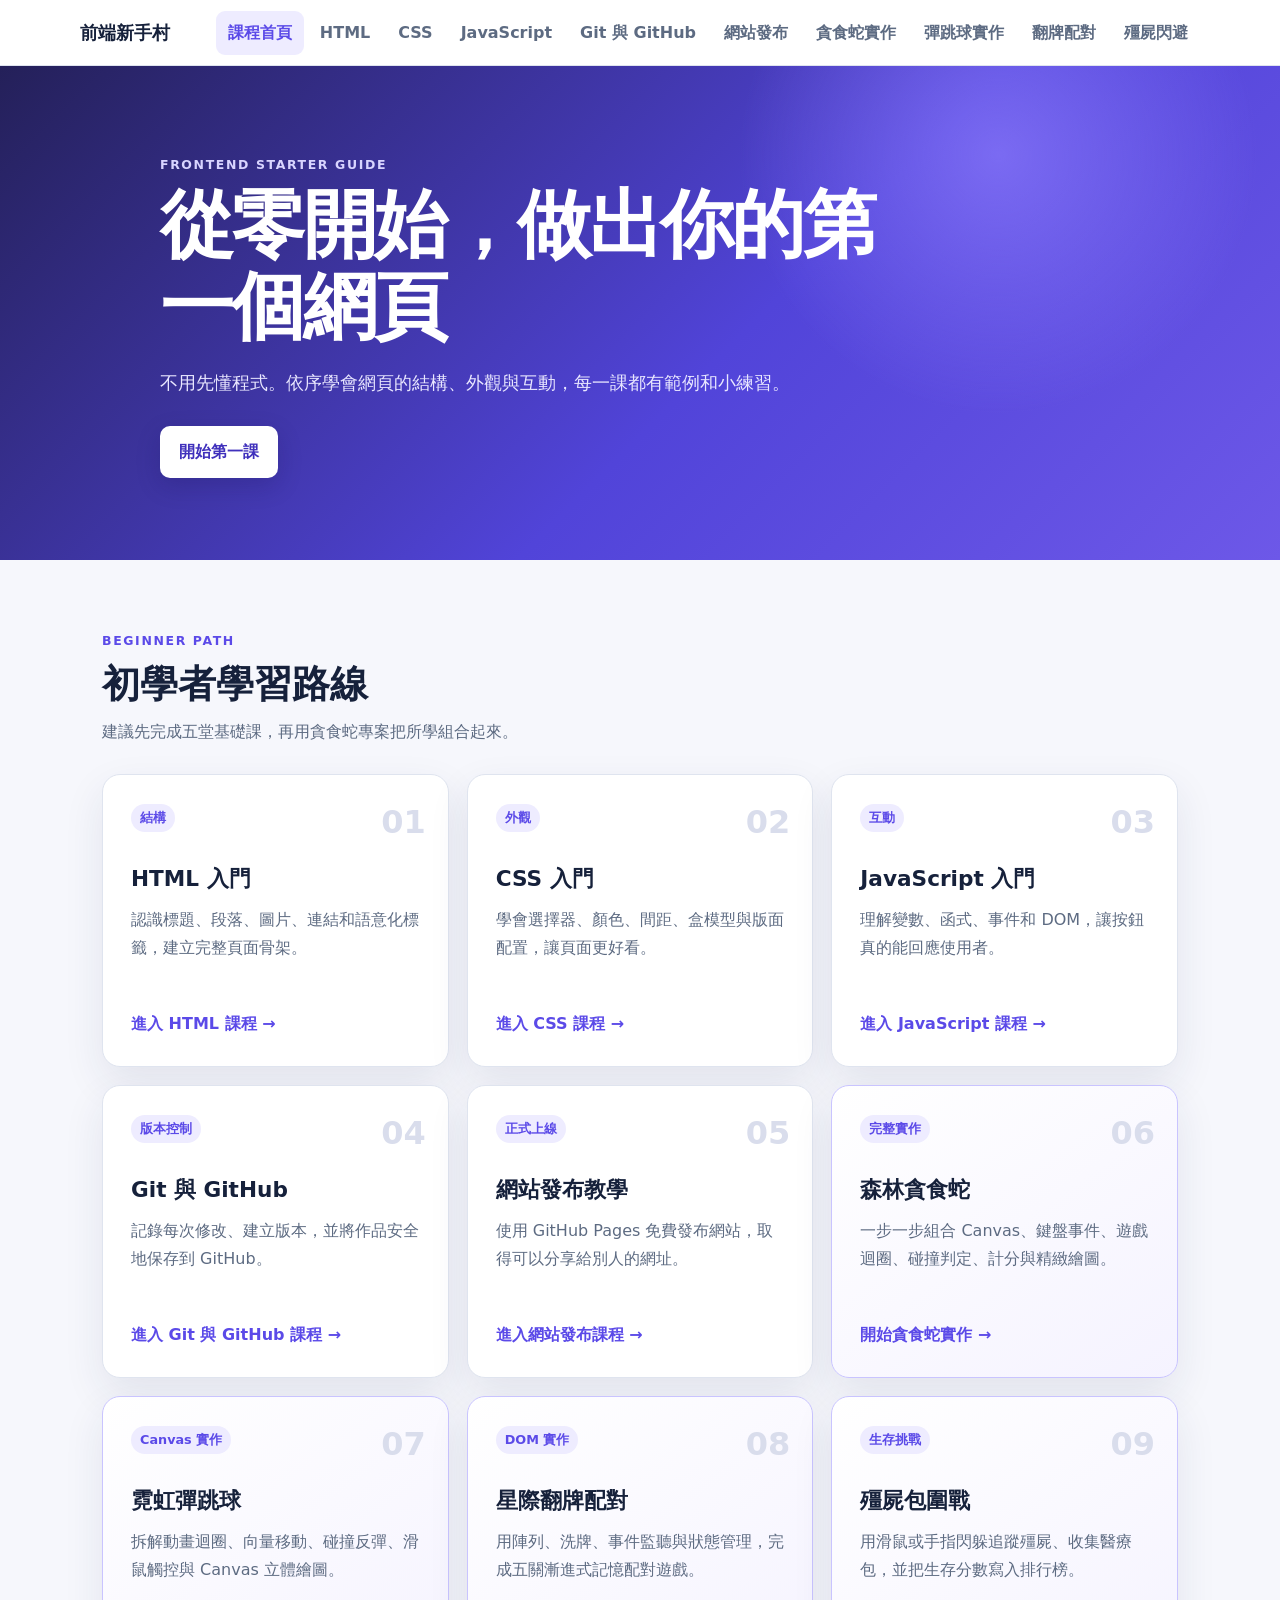
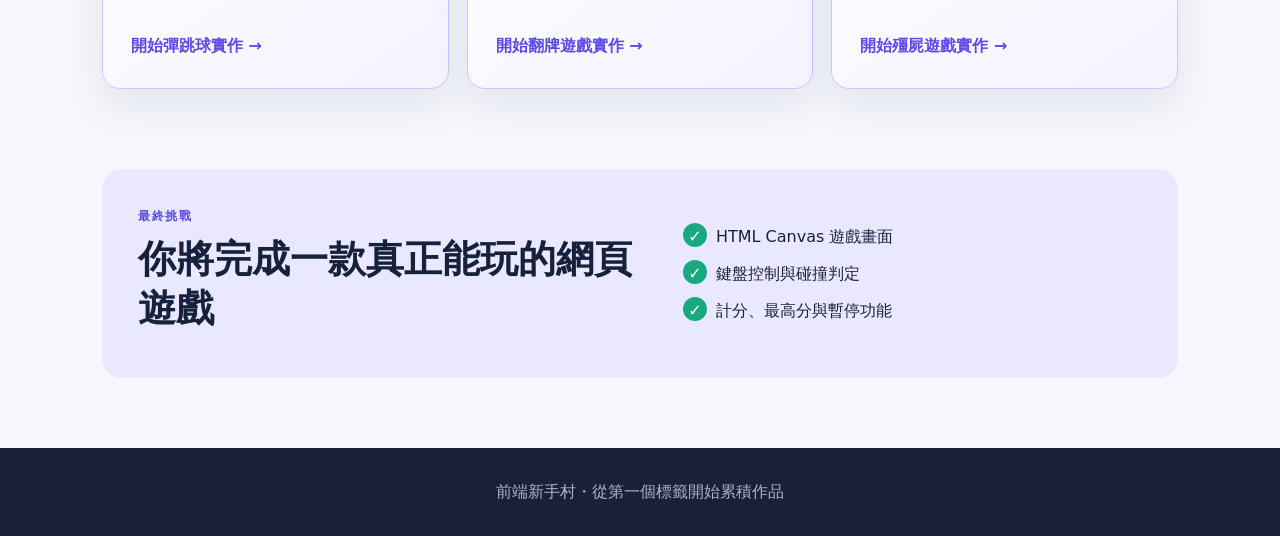
<file: index.html>
<!doctype html>
<html lang="zh-Hant-TW">
<head>
  <meta charset="utf-8">
  <meta name="viewport" content="width=device-width,initial-scale=1">
  <meta name="description" content="給網頁開發初學者的 HTML、CSS 與 JavaScript 入門課程。">
  <title>前端新手村｜初學者課程</title>
  <link rel="stylesheet" href="styles.css">
</head>
<body class="home-page">
  <header class="site-header">
    <a class="brand" href="index.html">前端新手村</a>
    <button class="menu-button" type="button" aria-expanded="false" aria-controls="site-nav">選單</button>
    <nav id="site-nav" class="site-nav" aria-label="主要導覽">
      <a aria-current="page" href="index.html">課程首頁</a>
      <a href="beginner-html.html">HTML</a>
      <a href="beginner-css.html">CSS</a>
      <a href="beginner-javascript.html">JavaScript</a>
      <a href="beginner-git.html">Git 與 GitHub</a>
      <a href="beginner-deploy.html">網站發布</a>
      <a href="beginner-snake.html">貪食蛇實作</a>
      <a href="beginner-bouncing-ball.html">彈跳球實作</a>
      <a href="beginner-card.html">翻牌配對</a>
      <a href="beginner-zombie.html">殭屍閃避</a>
    </nav>
  </header>

  <main>
    <section class="hero">
      <div class="hero-inner">
        <p class="eyebrow">Frontend Starter Guide</p>
        <h1>從零開始，做出你的第一個網頁</h1>
        <p>不用先懂程式。依序學會網頁的結構、外觀與互動，每一課都有範例和小練習。</p>
        <a class="button" href="beginner-html.html">開始第一課</a>
      </div>
    </section>

    <section class="section" aria-labelledby="course-title">
      <div class="section-heading">
        <p class="eyebrow">Beginner Path</p>
        <h2 id="course-title">初學者學習路線</h2>
        <p>建議先完成五堂基礎課，再用貪食蛇專案把所學組合起來。</p>
      </div>
      <div class="course-grid">
        <article class="course-card">
          <span class="number">01</span><p class="tag">結構</p>
          <h3>HTML 入門</h3>
          <p>認識標題、段落、圖片、連結和語意化標籤，建立完整頁面骨架。</p>
          <a class="text-link" href="beginner-html.html">進入 HTML 課程 <span aria-hidden="true">→</span></a>
        </article>
        <article class="course-card">
          <span class="number">02</span><p class="tag">外觀</p>
          <h3>CSS 入門</h3>
          <p>學會選擇器、顏色、間距、盒模型與版面配置，讓頁面更好看。</p>
          <a class="text-link" href="beginner-css.html">進入 CSS 課程 <span aria-hidden="true">→</span></a>
        </article>
        <article class="course-card">
          <span class="number">03</span><p class="tag">互動</p>
          <h3>JavaScript 入門</h3>
          <p>理解變數、函式、事件和 DOM，讓按鈕真的能回應使用者。</p>
          <a class="text-link" href="beginner-javascript.html">進入 JavaScript 課程 <span aria-hidden="true">→</span></a>
        </article>
        <article class="course-card">
          <span class="number">04</span><p class="tag">版本控制</p>
          <h3>Git 與 GitHub</h3>
          <p>記錄每次修改、建立版本，並將作品安全地保存到 GitHub。</p>
          <a class="text-link" href="beginner-git.html">進入 Git 與 GitHub 課程 <span aria-hidden="true">→</span></a>
        </article>
        <article class="course-card">
          <span class="number">05</span><p class="tag">正式上線</p>
          <h3>網站發布教學</h3>
          <p>使用 GitHub Pages 免費發布網站，取得可以分享給別人的網址。</p>
          <a class="text-link" href="beginner-deploy.html">進入網站發布課程 <span aria-hidden="true">→</span></a>
        </article>
        <article class="course-card project-card">
          <span class="number">06</span><p class="tag">完整實作</p>
          <h3>森林貪食蛇</h3>
          <p>一步一步組合 Canvas、鍵盤事件、遊戲迴圈、碰撞判定、計分與精緻繪圖。</p>
          <a class="text-link" href="beginner-snake.html">開始貪食蛇實作 <span aria-hidden="true">→</span></a>
        </article>
        <article class="course-card project-card">
          <span class="number">07</span><p class="tag">Canvas 實作</p>
          <h3>霓虹彈跳球</h3>
          <p>拆解動畫迴圈、向量移動、碰撞反彈、滑鼠觸控與 Canvas 立體繪圖。</p>
          <a class="text-link" href="beginner-bouncing-ball.html">開始彈跳球實作 <span aria-hidden="true">→</span></a>
        </article>
        <article class="course-card project-card">
          <span class="number">08</span><p class="tag">DOM 實作</p>
          <h3>星際翻牌配對</h3>
          <p>用陣列、洗牌、事件監聽與狀態管理，完成五關漸進式記憶配對遊戲。</p>
          <a class="text-link" href="beginner-card.html">開始翻牌遊戲實作 <span aria-hidden="true">→</span></a>
        </article>
        <article class="course-card project-card">
          <span class="number">09</span><p class="tag">生存挑戰</p>
          <h3>殭屍包圍戰</h3>
          <p>用滑鼠或手指閃躲追蹤殭屍、收集醫療包，並把生存分數寫入排行榜。</p>
          <a class="text-link" href="beginner-zombie.html">開始殭屍遊戲實作 <span aria-hidden="true">→</span></a>
        </article>
      </div>
    </section>

    <section class="section compact">
      <div class="panel">
        <div><p class="eyebrow">最終挑戰</p><h2>你將完成一款真正能玩的網頁遊戲</h2></div>
        <ul class="check-list"><li>HTML Canvas 遊戲畫面</li><li>鍵盤控制與碰撞判定</li><li>計分、最高分與暫停功能</li></ul>
      </div>
    </section>
  </main>
  <footer>前端新手村・從第一個標籤開始累積作品</footer>
  <script src="script.js"></script>
</body>
</html>
</file>
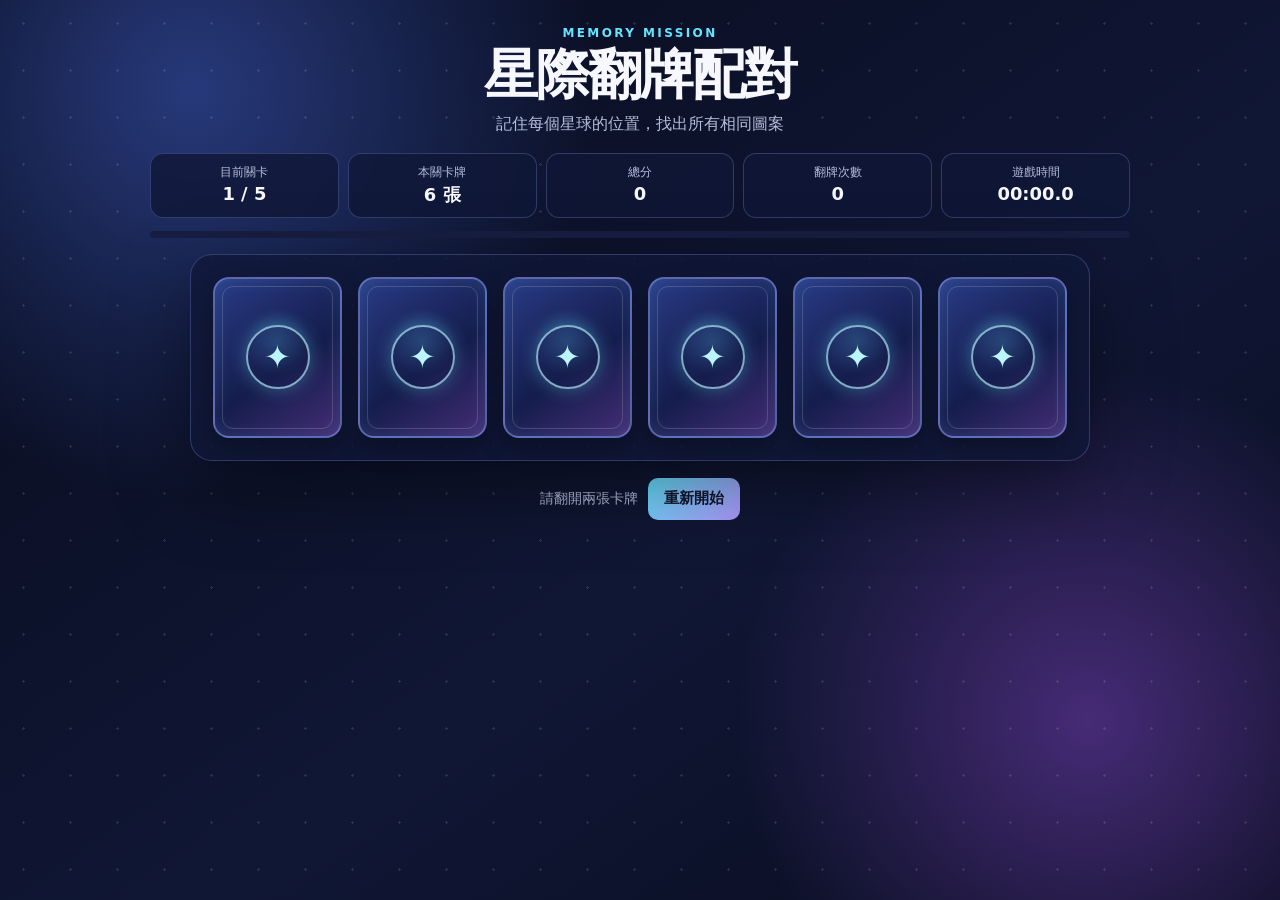
<file: card/index.html>
<!doctype html>
<html lang="zh-Hant-TW">
<head>
  <meta charset="utf-8">
  <meta name="viewport" content="width=device-width,initial-scale=1">
  <meta name="description" content="共五個關卡的星際翻牌記憶配對遊戲。">
  <title>星際翻牌配對</title>
  <style>
    :root{--ink:#f7f8ff;--muted:#b4bddb;--panel:rgba(17,24,55,.82);--line:rgba(136,156,232,.28);--cyan:#65e4ff;--violet:#9577ff;--gold:#ffd166}
    *{box-sizing:border-box}
    body{min-height:100vh;margin:0;padding:26px 16px;color:var(--ink);background:radial-gradient(circle at 15% 10%,#27397b 0,transparent 30%),radial-gradient(circle at 85% 80%,#462b76 0,transparent 27%),linear-gradient(145deg,#070b1b,#101735 58%,#080c1d);font-family:"Microsoft JhengHei",system-ui,sans-serif;text-align:center;overflow-x:hidden}
    body::before{content:"";position:fixed;inset:0;pointer-events:none;background-image:radial-gradient(circle,#fff 0 1px,transparent 1.3px);background-size:47px 47px;opacity:.12}
    main{position:relative;width:min(100%,980px);margin:auto}
    .eyebrow{margin:0 0 4px;color:var(--cyan);font-size:.75rem;font-weight:900;letter-spacing:.2em;text-transform:uppercase}
    h1{margin:0;font-size:clamp(2rem,7vw,3.4rem);line-height:1.15;letter-spacing:-.035em}
    .subtitle{margin:7px 0 18px;color:var(--muted)}
    .hud{display:grid;grid-template-columns:repeat(5,1fr);gap:9px;margin-bottom:13px}
    .stat{padding:10px 12px;background:var(--panel);border:1px solid var(--line);border-radius:13px;backdrop-filter:blur(9px)}
    .stat span{display:block;color:var(--muted);font-size:.75rem}.stat strong{display:block;margin-top:2px;font-size:1.12rem}
    .progress{height:7px;margin-bottom:16px;background:#171e42;border-radius:99px;overflow:hidden}.progress span{display:block;width:20%;height:100%;background:linear-gradient(90deg,var(--cyan),var(--violet));border-radius:inherit;transition:width .4s ease}
    .board{display:grid;grid-template-columns:repeat(auto-fit,minmax(92px,1fr));gap:clamp(9px,1.8vw,16px);width:min(100%,900px);margin:auto;padding:clamp(14px,2.5vw,22px);background:var(--panel);border:1px solid var(--line);border-radius:22px;box-shadow:0 25px 80px rgba(0,0,0,.42);perspective:1000px}
    .card{position:relative;aspect-ratio:4/5;min-width:0;padding:0;background:none;border:0;border-radius:16px;cursor:pointer;perspective:900px;-webkit-tap-highlight-color:transparent}
    .card-inner{position:absolute;inset:0;transform-style:preserve-3d;transition:transform .48s cubic-bezier(.2,.75,.3,1)}
    .card.flipped .card-inner,.card.matched .card-inner{transform:rotateY(180deg)}
    .card-face{position:absolute;inset:0;display:grid;place-items:center;border-radius:16px;backface-visibility:hidden;-webkit-backface-visibility:hidden;overflow:hidden}
    .card-back{background:radial-gradient(circle at 50% 40%,rgba(101,228,255,.18),transparent 29%),linear-gradient(145deg,#293b85,#151d4d 56%,#442d75);border:2px solid rgba(151,169,255,.5);box-shadow:0 10px 24px rgba(0,0,0,.3),inset 0 0 18px rgba(105,220,255,.12)}
    .card-back::before{content:"✦";display:grid;place-items:center;width:48%;aspect-ratio:1;color:#bbf6ff;border:2px solid rgba(187,246,255,.65);border-radius:50%;font-size:clamp(1.2rem,4vw,2rem);box-shadow:0 0 18px rgba(101,228,255,.35)}
    .card-back::after{content:"";position:absolute;inset:7px;border:1px solid rgba(255,255,255,.16);border-radius:11px}
    .card-front{transform:rotateY(180deg);background:radial-gradient(circle at 45% 32%,#fff 0,rgba(255,255,255,.25) 8%,transparent 32%),linear-gradient(145deg,hsl(var(--hue),88%,65%),hsl(var(--hue),72%,38%));border:2px solid rgba(255,255,255,.72);box-shadow:inset 0 0 25px rgba(255,255,255,.23)}
    .symbol{filter:drop-shadow(0 5px 7px rgba(0,0,0,.3));font-size:clamp(2rem,7vw,4rem);line-height:1;transform:translateY(-2px)}
    .card:hover:not(.matched) .card-inner{translate:0 -3px}.card:focus-visible{outline:3px solid var(--gold);outline-offset:4px}.card.matched{cursor:default}.card.matched .card-front{animation:matched .55s ease}.card.matched::after{content:"✓";position:absolute;z-index:3;top:7px;right:7px;display:grid;place-items:center;width:25px;height:25px;color:#183525;background:#9ff6b8;border-radius:50%;font-weight:900;transform:rotateY(180deg)}
    .actions{display:flex;justify-content:center;align-items:center;flex-wrap:wrap;gap:10px;margin-top:17px}.hint{margin:0;color:var(--muted);font-size:.9rem}.action-button{min-height:42px;padding:9px 16px;color:#121831;background:linear-gradient(135deg,var(--cyan),#b098ff);border:0;border-radius:10px;font:900 .95rem "Microsoft JhengHei",system-ui,sans-serif;cursor:pointer}.action-button:hover{filter:brightness(1.08)}
    .overlay{position:fixed;z-index:20;inset:0;display:grid;place-items:center;padding:18px;background:rgba(4,7,19,.74);backdrop-filter:blur(8px)}.overlay[hidden]{display:none}.dialog{width:min(100%,430px);padding:30px;background:linear-gradient(145deg,#172252,#241a4e);border:1px solid #5e70be;border-radius:22px;box-shadow:0 25px 90px rgba(0,0,0,.55)}.dialog .icon{font-size:3rem}.dialog h2{margin:7px 0;font-size:1.8rem}.dialog p{margin:0 0 20px;color:var(--muted)}
    .ranking-form{display:grid;gap:10px}.ranking-form[hidden],.ranking-view[hidden]{display:none}.ranking-form label{color:var(--muted);font-size:.9rem}.ranking-form input{width:100%;height:45px;padding:0 13px;color:var(--ink);background:#0c1230;border:1px solid #6170b2;border-radius:10px;font:inherit}.ranking{margin:12px 0 17px;padding:0;list-style:none;text-align:left}.ranking li{display:grid;grid-template-columns:38px 1fr auto;gap:8px;padding:8px 4px;border-bottom:1px solid rgba(145,158,219,.2)}.ranking .rank{color:var(--gold);font-weight:900}.ranking .time{color:#aaf5ff;font-weight:900}.ranking-note{font-size:.86rem}
    @keyframes matched{50%{transform:rotateY(180deg) scale(1.08);filter:brightness(1.3)}}
    @media(max-width:680px){body{padding:20px 10px}.hud{grid-template-columns:repeat(2,1fr)}.board{grid-template-columns:repeat(4,minmax(0,1fr));padding:11px;border-radius:16px}.card-face{border-radius:12px}.symbol{font-size:clamp(1.8rem,10vw,3rem)}}
    @media(max-width:430px){.board{grid-template-columns:repeat(3,minmax(0,1fr));gap:8px}.subtitle{font-size:.9rem}.stat{padding:7px}.card-back::before{font-size:1.2rem}.actions{align-items:stretch}.hint{width:100%}}
    @media(prefers-reduced-motion:reduce){.card-inner{transition:none}.card.matched .card-front{animation:none}.progress span{transition:none}}
  </style>
</head>
<body>
  <main>
    <p class="eyebrow">Memory Mission</p>
    <h1>星際翻牌配對</h1>
    <p class="subtitle">記住每個星球的位置，找出所有相同圖案</p>
    <section class="hud" aria-label="遊戲資訊">
      <div class="stat"><span>目前關卡</span><strong id="level">1 / 5</strong></div>
      <div class="stat"><span>本關卡牌</span><strong id="card-count">6 張</strong></div>
      <div class="stat"><span>總分</span><strong id="score">0</strong></div>
      <div class="stat"><span>翻牌次數</span><strong id="moves">0</strong></div>
      <div class="stat"><span>遊戲時間</span><strong id="timer">00:00.0</strong></div>
    </section>
    <div class="progress" aria-label="關卡進度"><span id="progress-bar"></span></div>
    <section id="board" class="board" aria-label="翻牌遊戲區"></section>
    <div class="actions"><p id="status" class="hint" aria-live="polite">請翻開兩張卡牌</p><button id="restart" class="action-button" type="button">重新開始</button></div>
  </main>

  <section id="overlay" class="overlay" hidden>
    <div class="dialog" role="dialog" aria-modal="true" aria-labelledby="result-title">
      <div id="result-icon" class="icon">🚀</div>
      <h2 id="result-title">關卡完成！</h2>
      <p id="result-message"></p>
      <button id="next-level" class="action-button" type="button">進入下一關</button>
      <form id="ranking-form" class="ranking-form" hidden>
        <label for="player-name">輸入名字，登記完成時間</label>
        <input id="player-name" name="playerName" maxlength="12" autocomplete="nickname" placeholder="玩家名字" required>
        <button class="action-button" type="submit">加入排行榜</button>
      </form>
      <div id="ranking-view" class="ranking-view" hidden>
        <p class="ranking-note">完成時間越少，排名越前面。排行榜保存在這台裝置。</p>
        <ol id="ranking" class="ranking"></ol>
        <button id="play-again" class="action-button" type="button">重新挑戰五關</button>
      </div>
    </div>
  </section>
  <script src="content.js"></script>
</body>
</html>
</file>
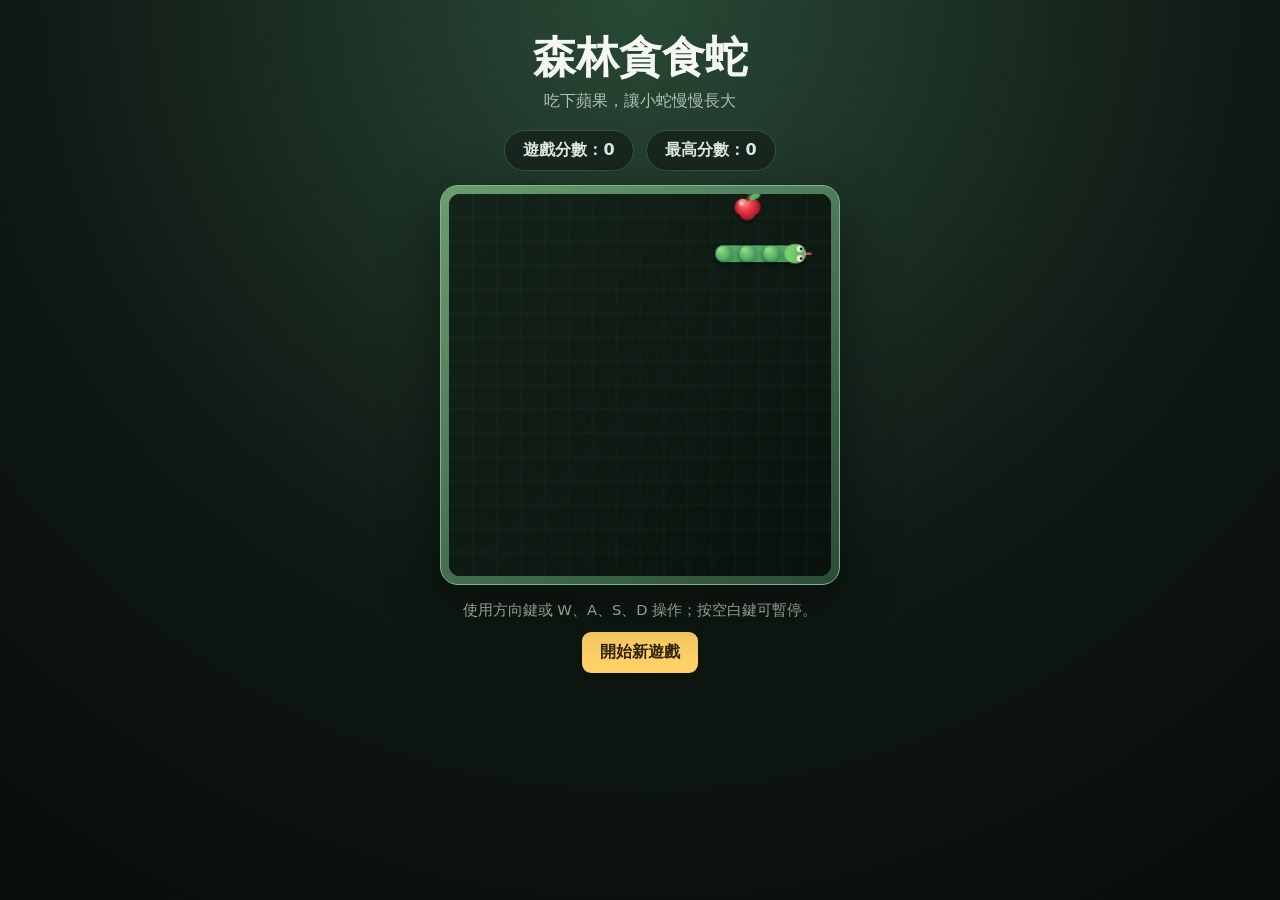
<file: Snake/index.html>
<!doctype html>
<html lang="zh-Hant-TW">
<head>
  <meta charset="utf-8">
  <meta name="viewport" content="width=device-width,initial-scale=1">
  <meta name="description" content="使用方向鍵或 WASD 操作的貪食蛇遊戲。">
  <title>森林貪食蛇</title>
  <style>
    :root{--ink:#f5f7f1;--muted:#afc2b3;--panel:#17241d;--line:#355443;--accent:#ffd166}
    *{box-sizing:border-box}
    body{min-height:100vh;margin:0;padding:28px 18px;color:var(--ink);background:radial-gradient(circle at top,#294936 0,#101914 55%,#080d0a 100%);font-family:"Microsoft JhengHei",system-ui,sans-serif;text-align:center}
    main{width:min(100%,520px);margin:auto}
    h1{margin:0 0 4px;font-size:clamp(1.8rem,7vw,2.7rem)}
    .subtitle{margin:0 0 18px;color:var(--muted)}
    .scoreboard{display:flex;justify-content:center;gap:12px;margin-bottom:14px}
    .scoreboard p{min-width:130px;margin:0;padding:9px 14px;color:#dfe9e1;background:rgba(23,36,29,.9);border:1px solid var(--line);border-radius:99px;font-weight:800}
    .game-frame{position:relative;width:min(100%,400px);margin:auto;padding:8px;background:linear-gradient(145deg,#6b9c72,#284d37);border:1px solid #7fb488;border-radius:18px;box-shadow:0 20px 55px rgba(0,0,0,.45)}
    canvas{display:block;width:100%;height:auto;background:#0d1711;border-radius:11px}
    .help{margin:16px 0 12px;color:var(--muted);font-size:.92rem}
    #Start{padding:10px 18px;color:#30230a;background:var(--accent);border:0;border-radius:9px;font:800 1rem "Microsoft JhengHei",system-ui,sans-serif;cursor:pointer;box-shadow:0 6px 18px rgba(0,0,0,.25)}
    #Start:hover{background:#ffe092;transform:translateY(-1px)}
    #Start:focus-visible{outline:3px solid #fff;outline-offset:3px}
    @media(max-width:420px){body{padding:20px 12px}.scoreboard{gap:7px}.scoreboard p{min-width:0;flex:1;font-size:.92rem}}
  </style>
</head>
<body>
  <main>
    <h1>森林貪食蛇</h1>
    <p class="subtitle">吃下蘋果，讓小蛇慢慢長大</p>
    <div class="scoreboard" aria-live="polite">
      <p id="myScore">遊戲分數：0</p>
      <p id="myHighestScore">最高分數：0</p>
    </div>
    <div class="game-frame">
      <canvas id="myCanvas" width="320" height="320" aria-label="貪食蛇遊戲區域"></canvas>
    </div>
    <p class="help">使用方向鍵或 W、A、S、D 操作；按空白鍵可暫停。</p>
    <button type="button" id="Start">開始新遊戲</button>
  </main>
  <script src="./content.js"></script>
</body>
</html>
</file>
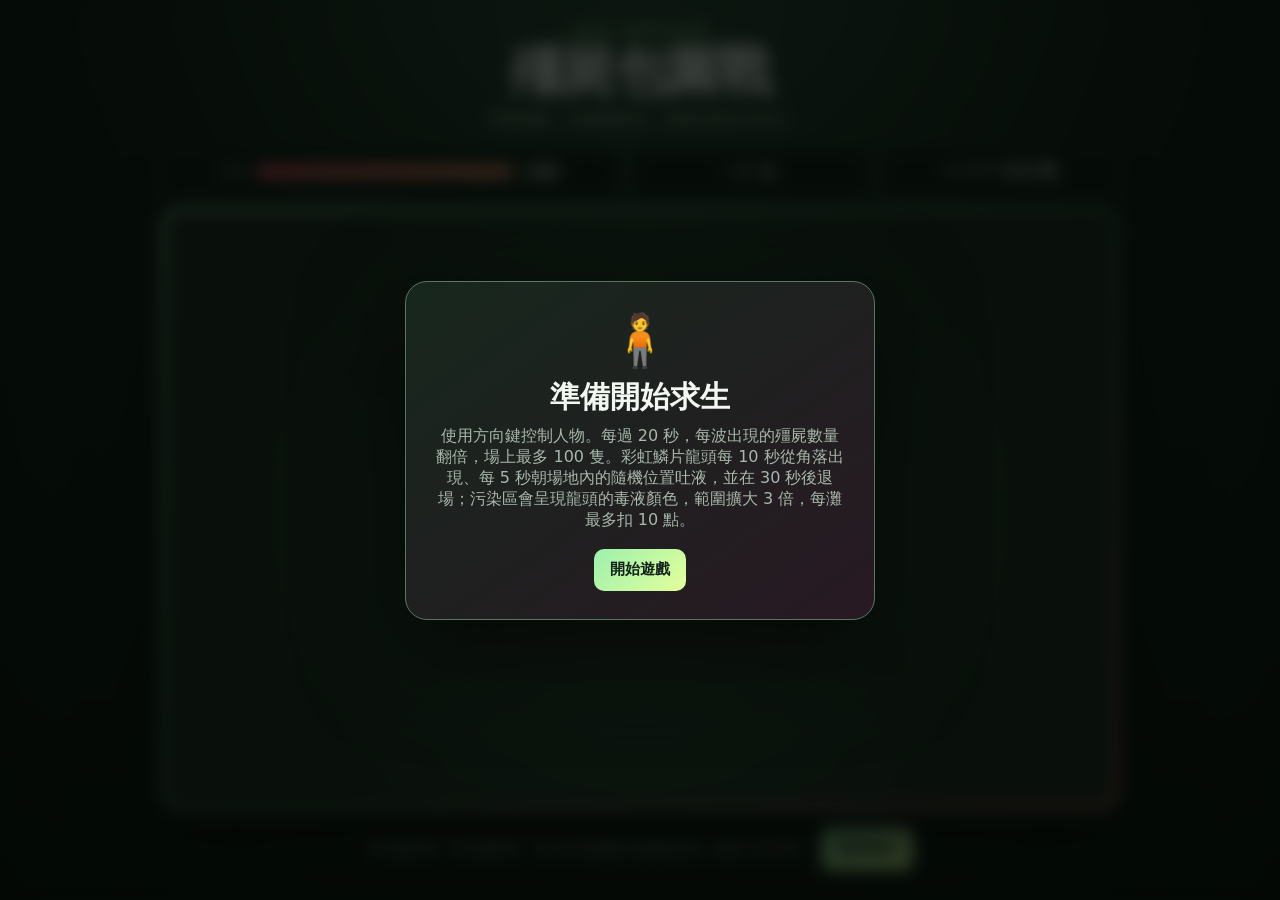
<file: zombie/index.html>
<!doctype html>
<html lang="zh-Hant-TW">
<head>
  <meta charset="utf-8">
  <meta name="viewport" content="width=device-width,initial-scale=1">
  <meta name="description" content="使用鍵盤方向鍵操作的殭屍閃避生存遊戲。">
  <title>殭屍包圍戰</title>
  <style>
    :root{--ink:#f3f7f2;--muted:#a8b8aa;--panel:rgba(16,27,22,.9);--line:#385443;--green:#7be495;--red:#ff6675;--gold:#ffd166}
    *{box-sizing:border-box}
    body{min-height:100vh;margin:0;padding:24px 14px;color:var(--ink);background:radial-gradient(circle at 50% -10%,#30493a 0,#111c16 46%,#070c09 100%);font-family:"Microsoft JhengHei",system-ui,sans-serif;text-align:center}
    main{width:min(100%,1020px);margin:auto}
    .eyebrow{margin:0 0 3px;color:#9bf3ae;font-size:.76rem;font-weight:900;letter-spacing:.18em;text-transform:uppercase}
    h1{margin:0;font-size:clamp(2rem,7vw,3.35rem);line-height:1.15;letter-spacing:-.035em}.subtitle{margin:7px 0 17px;color:var(--muted)}
    .hud{display:grid;grid-template-columns:1.35fr .7fr .7fr;gap:10px;width:min(100%,960px);margin:0 auto 10px}.stat{display:flex;align-items:center;justify-content:center;gap:8px;min-height:48px;padding:8px 13px;background:var(--panel);border:1px solid var(--line);border-radius:12px}.stat-label{color:var(--muted);font-size:.8rem}.stat strong{font-size:1.05rem}.health-track{position:relative;width:min(270px,60%);height:13px;background:#321b21;border:1px solid #69404a;border-radius:99px;overflow:hidden}.health-fill{width:100%;height:100%;background:linear-gradient(90deg,#ff5266,#ff9b72);border-radius:inherit;transition:width .2s ease}.health-value{min-width:37px}
    .game-shell{position:relative;width:min(100%,960px);margin:auto;padding:7px;background:linear-gradient(145deg,#617c68,#263d2e 55%,#792f3e);border:1px solid #7c9d85;border-radius:20px;box-shadow:0 25px 80px rgba(0,0,0,.48)}canvas{display:block;width:100%;height:auto;background:#101811;border-radius:13px;touch-action:none;cursor:crosshair}
    .controls{display:flex;justify-content:center;align-items:center;flex-wrap:wrap;gap:11px;margin-top:16px}.help{margin:0;color:var(--muted);font-size:.9rem}.button{min-height:42px;padding:9px 16px;color:#132319;background:linear-gradient(135deg,#9df0ae,#e3ff9b);border:0;border-radius:10px;font:900 .95rem "Microsoft JhengHei",system-ui,sans-serif;cursor:pointer}.button:hover{filter:brightness(1.07);transform:translateY(-1px)}.button:focus-visible,input:focus-visible{outline:3px solid var(--gold);outline-offset:3px}
    .overlay{position:fixed;z-index:20;inset:0;display:grid;place-items:center;padding:18px;background:rgba(3,8,5,.76);backdrop-filter:blur(8px)}.overlay[hidden]{display:none}.dialog{width:min(100%,470px);max-height:min(90vh,690px);padding:28px;background:linear-gradient(145deg,#17271d,#281923);border:1px solid #597663;border-radius:22px;box-shadow:0 30px 100px rgba(0,0,0,.65);overflow:auto}.dialog-icon{font-size:3.2rem}.dialog h2{margin:6px 0 8px;font-size:1.85rem}.dialog p{margin:0 0 18px;color:var(--muted)}.name-form{display:grid;gap:10px}.name-form[hidden],.ranking-view[hidden],.intro-view[hidden]{display:none}.name-form input{width:100%;height:46px;padding:0 14px;color:var(--ink);background:#0e1711;border:1px solid #536c5a;border-radius:10px;font:inherit}.ranking{margin:14px 0 18px;padding:0;list-style:none;text-align:left}.ranking li{display:grid;grid-template-columns:38px 1fr auto;gap:8px;padding:9px 5px;border-bottom:1px solid rgba(130,160,139,.2)}.ranking .rank{color:var(--gold);font-weight:900}.ranking .points{color:#a8f4b8;font-weight:900}.ranking .empty{display:block;color:var(--muted);text-align:center}
    @media(max-width:650px){body{padding:18px 8px}.hud{grid-template-columns:1fr 1fr}.hud .health-stat{grid-column:1/-1}.game-shell{padding:4px;border-radius:14px}.subtitle{font-size:.9rem}.controls{align-items:stretch}.help{width:100%}}
    @media(max-width:420px){.stat{min-height:43px;padding:6px}.health-track{width:55%}.dialog{padding:23px 18px}}
    @media(prefers-reduced-motion:reduce){.health-fill{transition:none}.button{transition:none}}
  </style>
</head>
<body>
  <main>
    <p class="eyebrow">Last Survivor</p><h1>殭屍包圍戰</h1><p class="subtitle">閃躲殭屍、收集醫療包，看看你能生存多久</p>
    <section class="hud" aria-label="遊戲資訊">
      <div class="stat health-stat"><span class="stat-label">生命</span><div class="health-track"><div id="health-fill" class="health-fill"></div></div><strong id="health-value" class="health-value">100</strong></div>
      <div class="stat"><span class="stat-label">分數</span><strong id="score">0</strong></div>
      <div class="stat"><span class="stat-label">生存時間</span><strong id="time">0.0 秒</strong></div>
    </section>
    <div class="game-shell"><canvas id="game" width="960" height="600" aria-label="殭屍閃避遊戲區域"></canvas></div>
    <div class="controls"><p class="help">方向鍵控制・空白鍵暫停・每 20 秒殭屍生成數量加倍（最多 100 隻）</p><button id="restart" class="button" type="button">重新開始</button></div>
  </main>

  <section id="overlay" class="overlay">
    <div class="dialog" role="dialog" aria-modal="true" aria-labelledby="dialog-title">
      <div id="dialog-icon" class="dialog-icon">🧍</div><h2 id="dialog-title">準備開始求生</h2>
      <div id="intro-view" class="intro-view"><p>使用方向鍵控制人物。每過 20 秒，每波出現的殭屍數量翻倍，場上最多 100 隻。彩虹鱗片龍頭每 10 秒從角落出現、每 5 秒朝場地內的隨機位置吐液，並在 30 秒後退場；污染區會呈現龍頭的毒液顏色，範圍擴大 3 倍，每灘最多扣 10 點。</p><button id="start" class="button" type="button">開始遊戲</button></div>
      <form id="name-form" class="name-form" hidden><p id="final-score"></p><label for="player-name">輸入名字加入排行榜</label><input id="player-name" name="playerName" maxlength="12" autocomplete="nickname" placeholder="求生者名字" required><button class="button" type="submit">登記成績</button></form>
      <div id="ranking-view" class="ranking-view" hidden><p id="ranking-summary"></p><ol id="ranking" class="ranking"></ol><button id="play-again" class="button" type="button">再玩一局</button></div>
    </div>
  </section>
  <script src="content.js"></script>
</body>
</html>
</file>
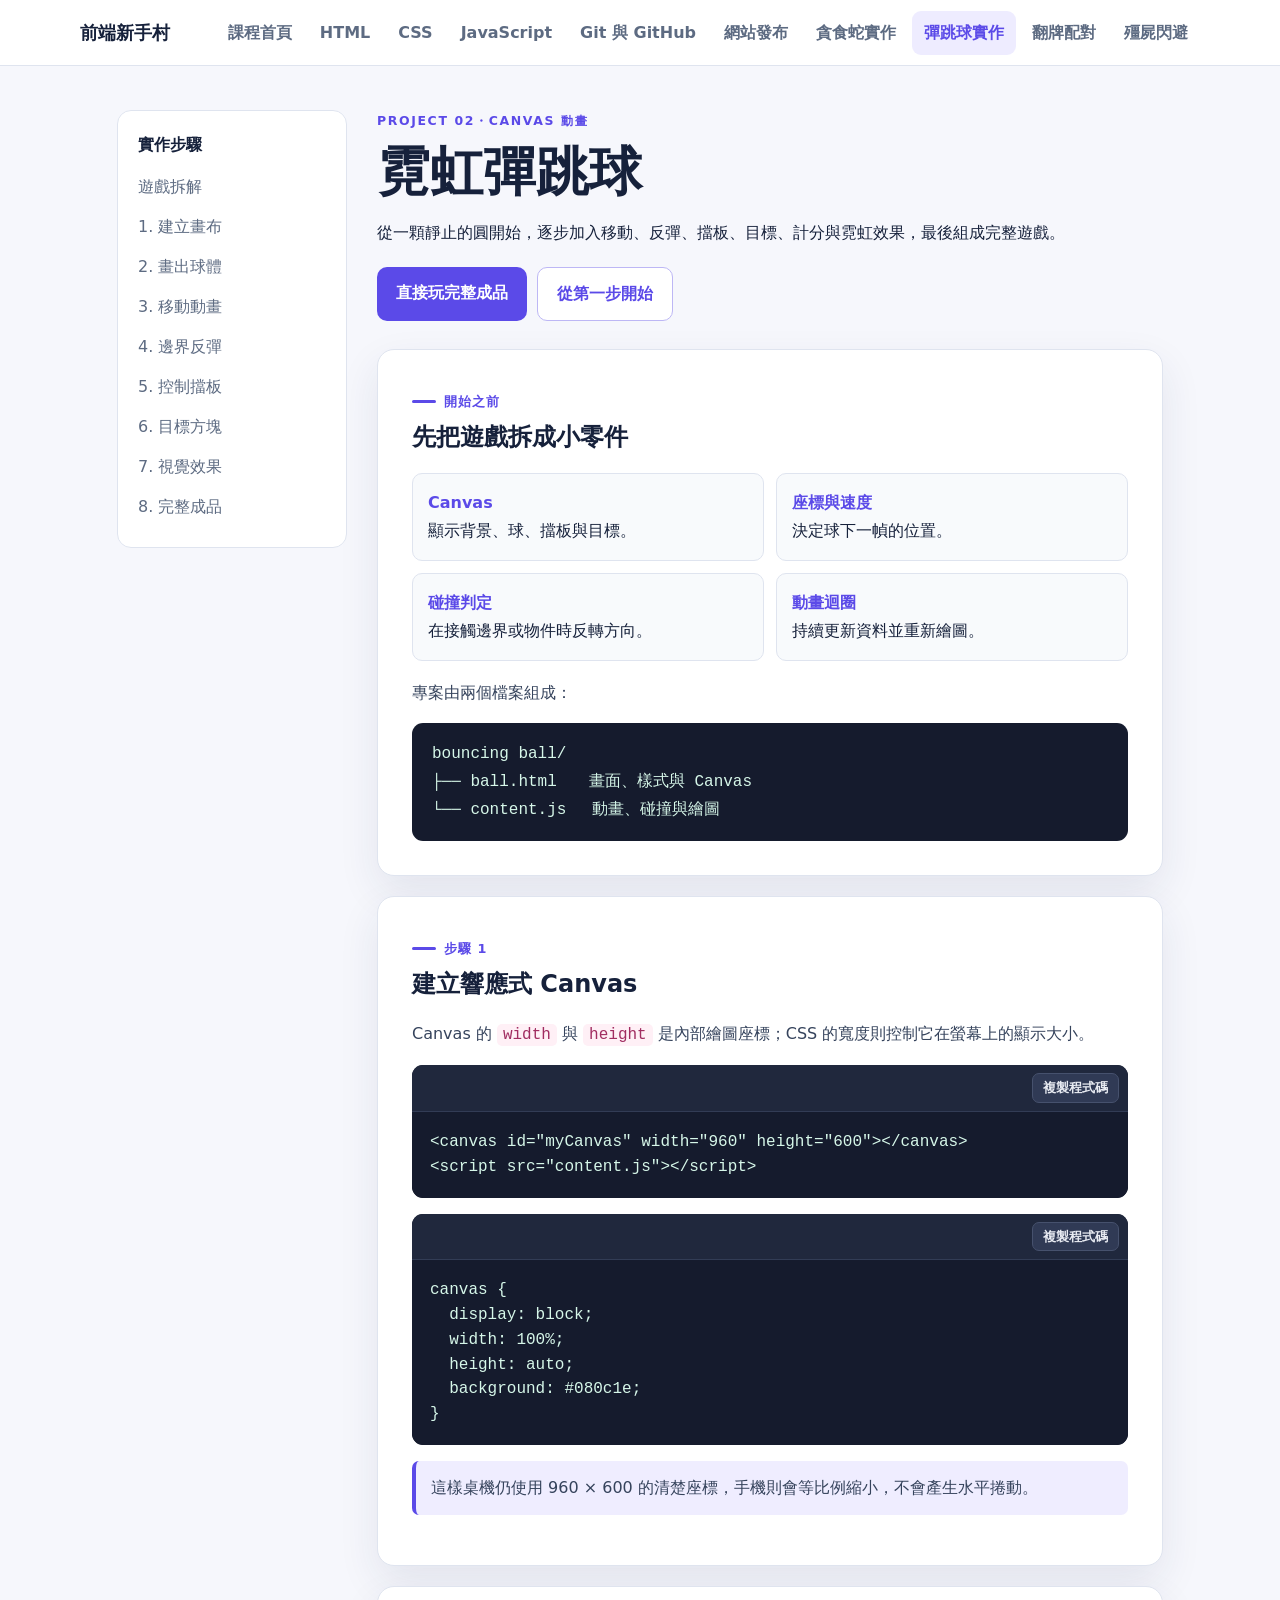
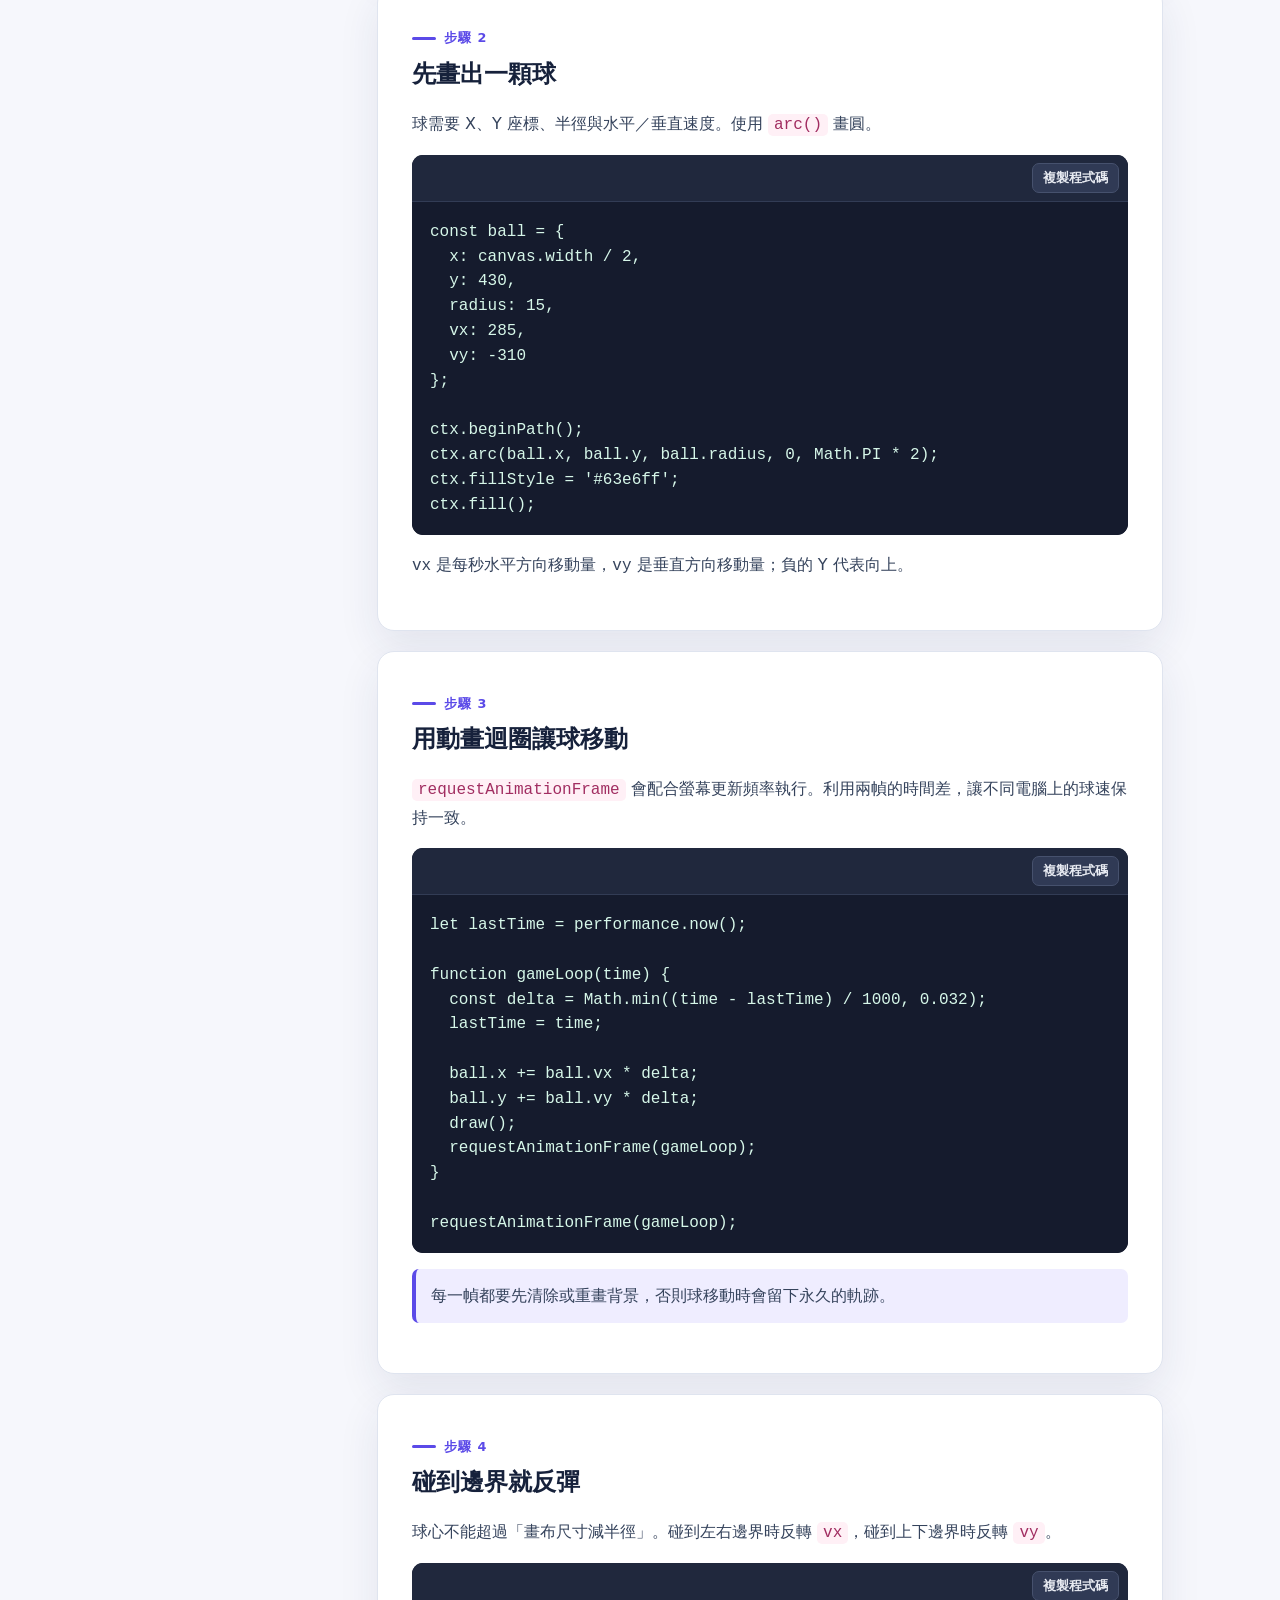
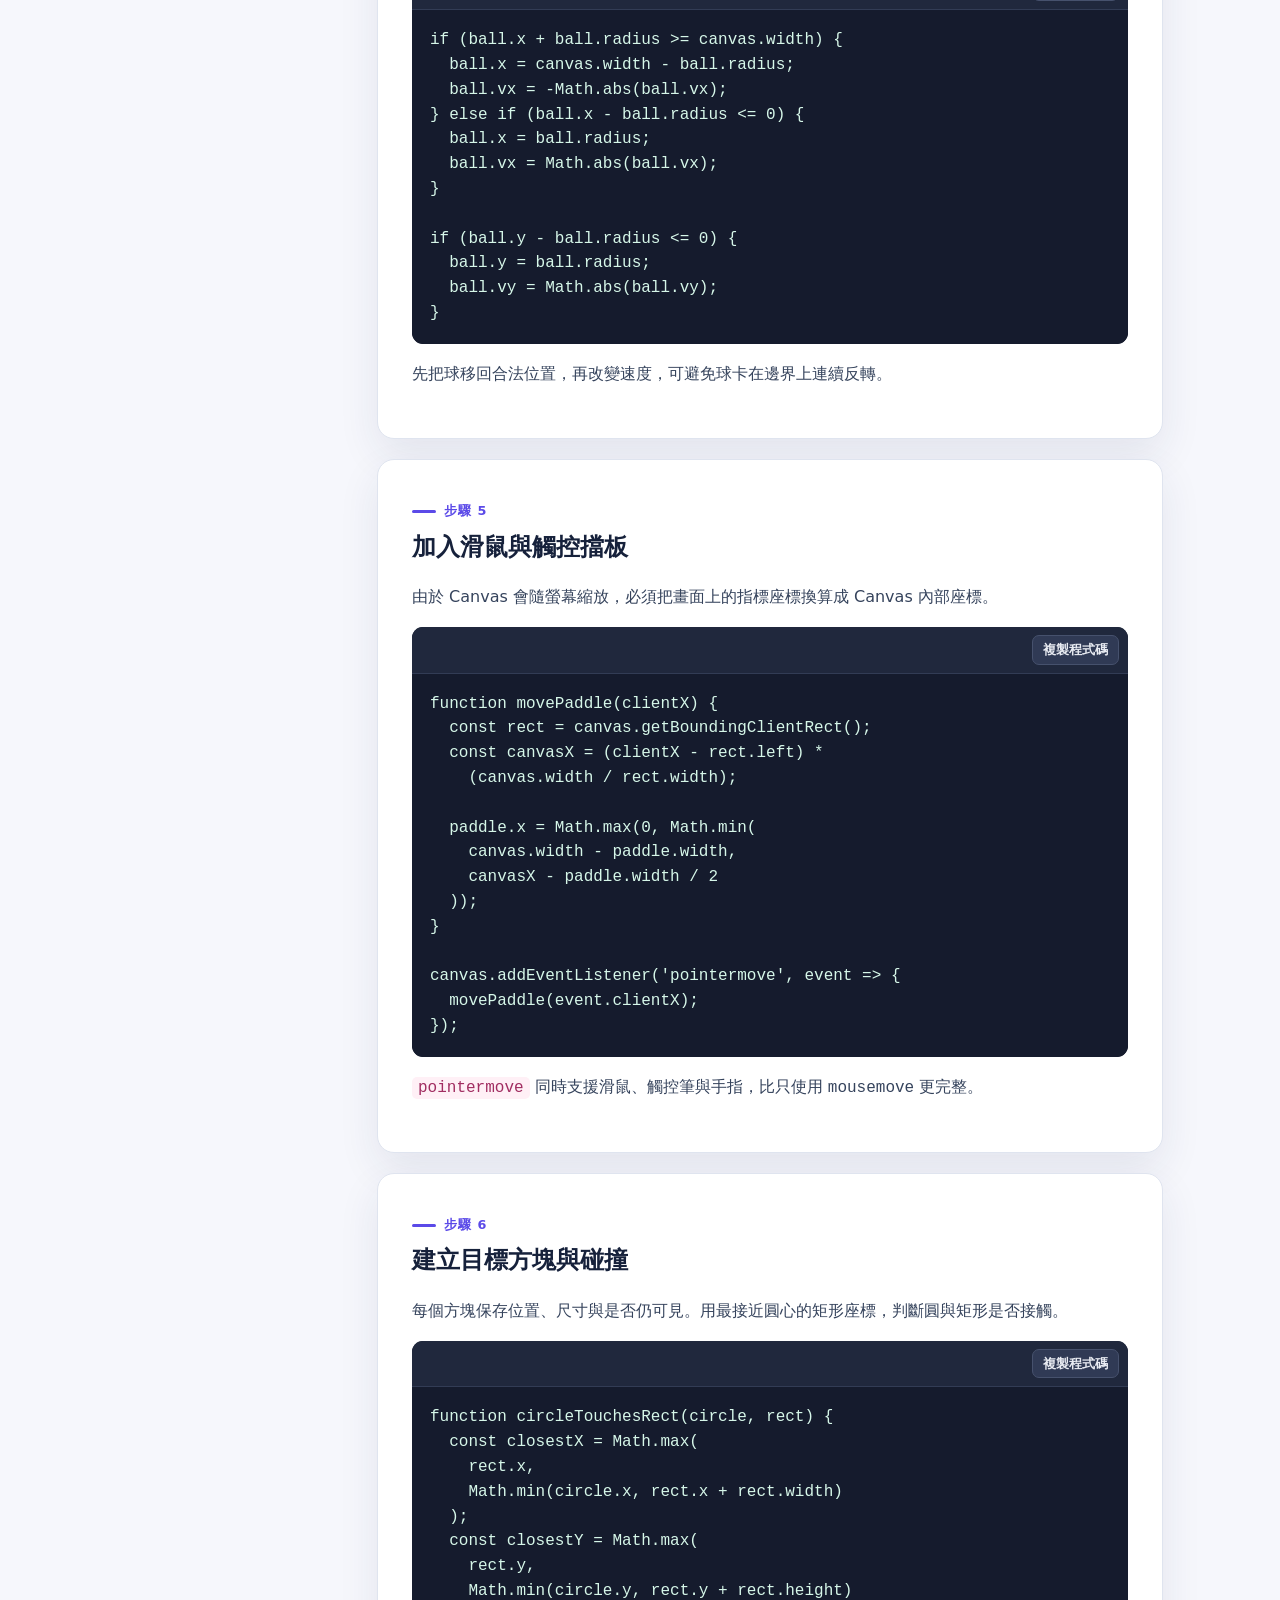
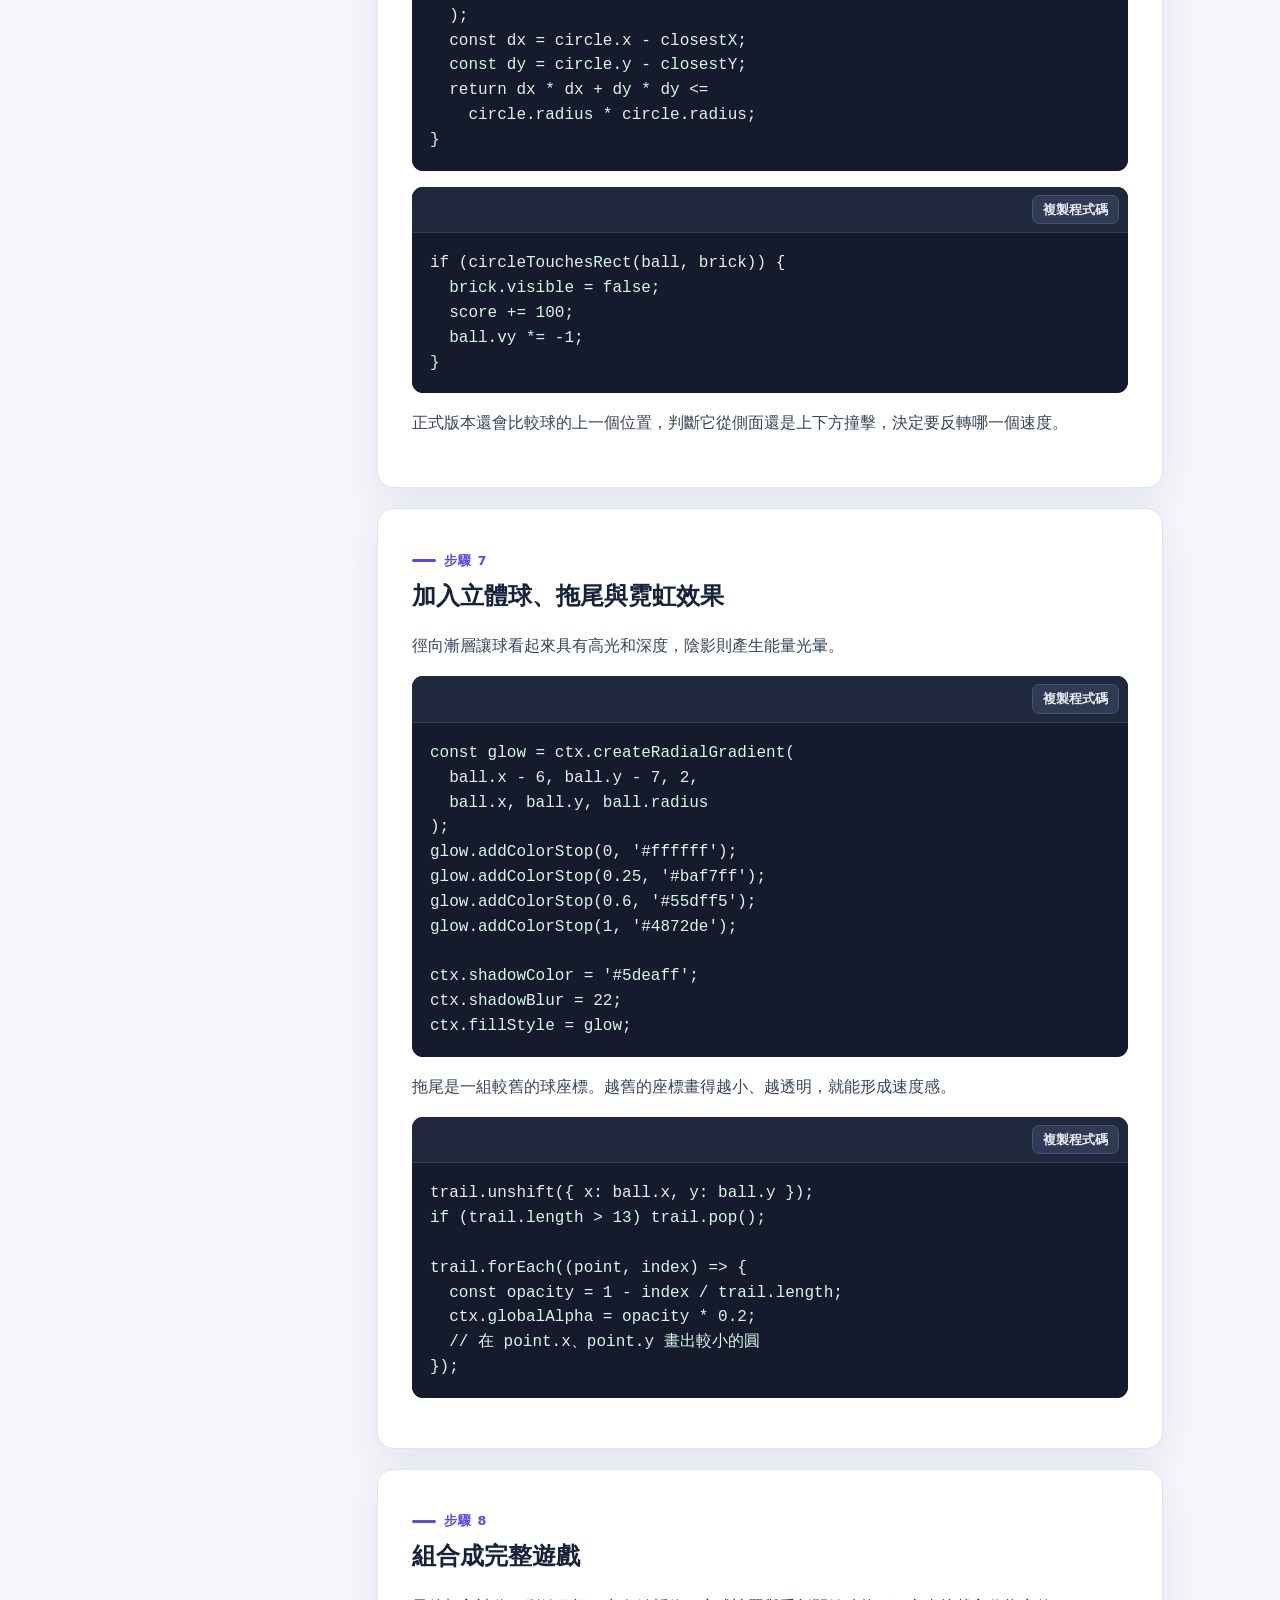
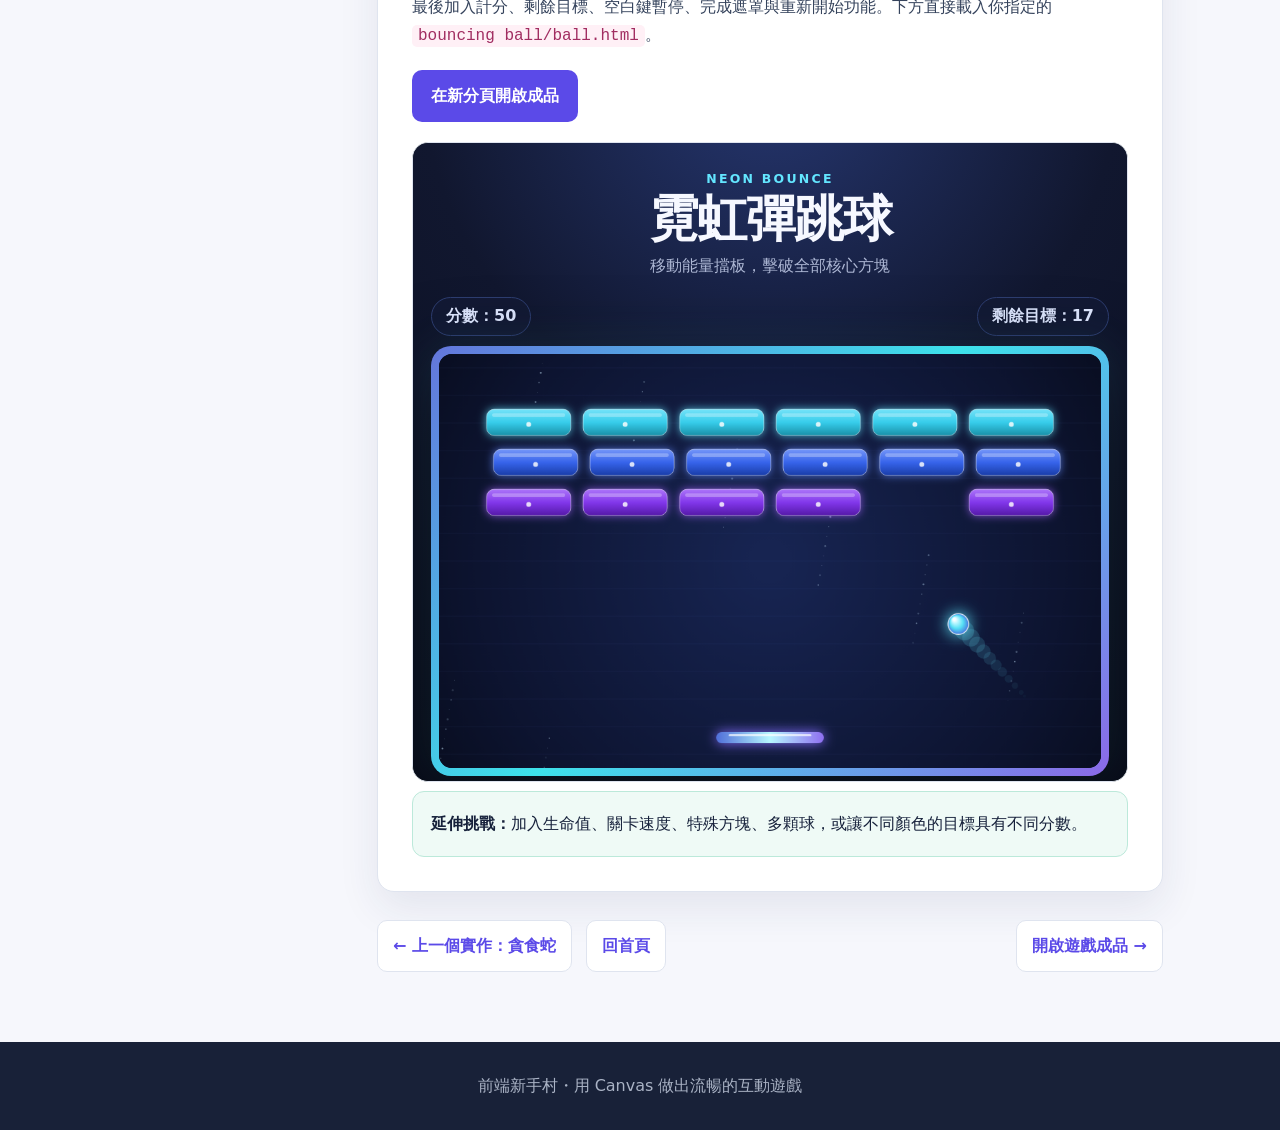
<file: beginner-bouncing-ball.html>
<!doctype html>
<html lang="zh-Hant-TW">
<head>
  <meta charset="utf-8">
  <meta name="viewport" content="width=device-width,initial-scale=1">
  <meta name="description" content="從零開始製作 Canvas 霓虹彈跳球遊戲的逐步教學。">
  <title>霓虹彈跳球實作｜前端新手村</title>
  <link rel="stylesheet" href="styles.css">
</head>
<body>
  <header class="site-header">
    <a class="brand" href="index.html">前端新手村</a>
    <button class="menu-button" type="button" aria-expanded="false" aria-controls="site-nav">選單</button>
    <nav id="site-nav" class="site-nav" aria-label="主要導覽">
      <a href="index.html">課程首頁</a><a href="beginner-html.html">HTML</a><a href="beginner-css.html">CSS</a><a href="beginner-javascript.html">JavaScript</a><a href="beginner-git.html">Git 與 GitHub</a><a href="beginner-deploy.html">網站發布</a><a href="beginner-snake.html">貪食蛇實作</a><a aria-current="page" href="beginner-bouncing-ball.html">彈跳球實作</a><a href="beginner-card.html">翻牌配對</a><a href="beginner-zombie.html">殭屍閃避</a>
    </nav>
  </header>

  <main class="lesson-layout">
    <aside class="lesson-sidebar">
      <strong>實作步驟</strong>
      <nav><a href="#goal">遊戲拆解</a><a href="#canvas">1. 建立畫布</a><a href="#ball">2. 畫出球體</a><a href="#move">3. 移動動畫</a><a href="#walls">4. 邊界反彈</a><a href="#paddle">5. 控制擋板</a><a href="#bricks">6. 目標方塊</a><a href="#effects">7. 視覺效果</a><a href="#finish">8. 完整成品</a></nav>
    </aside>

    <article>
      <header class="lesson-title">
        <p class="eyebrow">Project 02・Canvas 動畫</p>
        <h1>霓虹彈跳球</h1>
        <p>從一顆靜止的圓開始，逐步加入移動、反彈、擋板、目標、計分與霓虹效果，最後組成完整遊戲。</p>
        <div class="project-actions"><a class="button" href="bouncing%20ball/ball.html" target="_blank" rel="noopener">直接玩完整成品</a><a class="button secondary" href="#canvas">從第一步開始</a></div>
      </header>

      <section id="goal" class="lesson-card">
        <span class="step-label">開始之前</span><h2>先把遊戲拆成小零件</h2>
        <div class="concept-grid"><div><strong>Canvas</strong>顯示背景、球、擋板與目標。</div><div><strong>座標與速度</strong>決定球下一幀的位置。</div><div><strong>碰撞判定</strong>在接觸邊界或物件時反轉方向。</div><div><strong>動畫迴圈</strong>持續更新資料並重新繪圖。</div></div>
        <p>專案由兩個檔案組成：</p><div class="file-tree">bouncing ball/
├── ball.html　　畫面、樣式與 Canvas
└── content.js　 動畫、碰撞與繪圖</div>
      </section>

      <section id="canvas" class="lesson-card">
        <span class="step-label">步驟 1</span><h2>建立響應式 Canvas</h2>
        <p>Canvas 的 <code class="inline-code">width</code> 與 <code class="inline-code">height</code> 是內部繪圖座標；CSS 的寬度則控制它在螢幕上的顯示大小。</p>
        <pre><code>&lt;canvas id="myCanvas" width="960" height="600"&gt;&lt;/canvas&gt;
&lt;script src="content.js"&gt;&lt;/script&gt;</code></pre>
        <pre><code>canvas {
  display: block;
  width: 100%;
  height: auto;
  background: #080c1e;
}</code></pre>
        <p class="tip">這樣桌機仍使用 960 × 600 的清楚座標，手機則會等比例縮小，不會產生水平捲動。</p>
      </section>

      <section id="ball" class="lesson-card">
        <span class="step-label">步驟 2</span><h2>先畫出一顆球</h2>
        <p>球需要 X、Y 座標、半徑與水平／垂直速度。使用 <code class="inline-code">arc()</code> 畫圓。</p>
        <pre><code>const ball = {
  x: canvas.width / 2,
  y: 430,
  radius: 15,
  vx: 285,
  vy: -310
};

ctx.beginPath();
ctx.arc(ball.x, ball.y, ball.radius, 0, Math.PI * 2);
ctx.fillStyle = '#63e6ff';
ctx.fill();</code></pre>
        <p><code>vx</code> 是每秒水平方向移動量，<code>vy</code> 是垂直方向移動量；負的 Y 代表向上。</p>
      </section>

      <section id="move" class="lesson-card">
        <span class="step-label">步驟 3</span><h2>用動畫迴圈讓球移動</h2>
        <p><code class="inline-code">requestAnimationFrame</code> 會配合螢幕更新頻率執行。利用兩幀的時間差，讓不同電腦上的球速保持一致。</p>
        <pre><code>let lastTime = performance.now();

function gameLoop(time) {
  const delta = Math.min((time - lastTime) / 1000, 0.032);
  lastTime = time;

  ball.x += ball.vx * delta;
  ball.y += ball.vy * delta;
  draw();
  requestAnimationFrame(gameLoop);
}

requestAnimationFrame(gameLoop);</code></pre>
        <p class="tip">每一幀都要先清除或重畫背景，否則球移動時會留下永久的軌跡。</p>
      </section>

      <section id="walls" class="lesson-card">
        <span class="step-label">步驟 4</span><h2>碰到邊界就反彈</h2>
        <p>球心不能超過「畫布尺寸減半徑」。碰到左右邊界時反轉 <code class="inline-code">vx</code>，碰到上下邊界時反轉 <code class="inline-code">vy</code>。</p>
        <pre><code>if (ball.x + ball.radius &gt;= canvas.width) {
  ball.x = canvas.width - ball.radius;
  ball.vx = -Math.abs(ball.vx);
} else if (ball.x - ball.radius &lt;= 0) {
  ball.x = ball.radius;
  ball.vx = Math.abs(ball.vx);
}

if (ball.y - ball.radius &lt;= 0) {
  ball.y = ball.radius;
  ball.vy = Math.abs(ball.vy);
}</code></pre>
        <p>先把球移回合法位置，再改變速度，可避免球卡在邊界上連續反轉。</p>
      </section>

      <section id="paddle" class="lesson-card">
        <span class="step-label">步驟 5</span><h2>加入滑鼠與觸控擋板</h2>
        <p>由於 Canvas 會隨螢幕縮放，必須把畫面上的指標座標換算成 Canvas 內部座標。</p>
        <pre><code>function movePaddle(clientX) {
  const rect = canvas.getBoundingClientRect();
  const canvasX = (clientX - rect.left) *
    (canvas.width / rect.width);

  paddle.x = Math.max(0, Math.min(
    canvas.width - paddle.width,
    canvasX - paddle.width / 2
  ));
}

canvas.addEventListener('pointermove', event =&gt; {
  movePaddle(event.clientX);
});</code></pre>
        <p><code class="inline-code">pointermove</code> 同時支援滑鼠、觸控筆與手指，比只使用 <code>mousemove</code> 更完整。</p>
      </section>

      <section id="bricks" class="lesson-card">
        <span class="step-label">步驟 6</span><h2>建立目標方塊與碰撞</h2>
        <p>每個方塊保存位置、尺寸與是否仍可見。用最接近圓心的矩形座標，判斷圓與矩形是否接觸。</p>
        <pre><code>function circleTouchesRect(circle, rect) {
  const closestX = Math.max(
    rect.x,
    Math.min(circle.x, rect.x + rect.width)
  );
  const closestY = Math.max(
    rect.y,
    Math.min(circle.y, rect.y + rect.height)
  );
  const dx = circle.x - closestX;
  const dy = circle.y - closestY;
  return dx * dx + dy * dy &lt;=
    circle.radius * circle.radius;
}</code></pre>
        <pre><code>if (circleTouchesRect(ball, brick)) {
  brick.visible = false;
  score += 100;
  ball.vy *= -1;
}</code></pre>
        <p>正式版本還會比較球的上一個位置，判斷它從側面還是上下方撞擊，決定要反轉哪一個速度。</p>
      </section>

      <section id="effects" class="lesson-card">
        <span class="step-label">步驟 7</span><h2>加入立體球、拖尾與霓虹效果</h2>
        <p>徑向漸層讓球看起來具有高光和深度，陰影則產生能量光暈。</p>
        <pre><code>const glow = ctx.createRadialGradient(
  ball.x - 6, ball.y - 7, 2,
  ball.x, ball.y, ball.radius
);
glow.addColorStop(0, '#ffffff');
glow.addColorStop(0.25, '#baf7ff');
glow.addColorStop(0.6, '#55dff5');
glow.addColorStop(1, '#4872de');

ctx.shadowColor = '#5deaff';
ctx.shadowBlur = 22;
ctx.fillStyle = glow;</code></pre>
        <p>拖尾是一組較舊的球座標。越舊的座標畫得越小、越透明，就能形成速度感。</p>
        <pre><code>trail.unshift({ x: ball.x, y: ball.y });
if (trail.length &gt; 13) trail.pop();

trail.forEach((point, index) =&gt; {
  const opacity = 1 - index / trail.length;
  ctx.globalAlpha = opacity * 0.2;
  // 在 point.x、point.y 畫出較小的圓
});</code></pre>
      </section>

      <section id="finish" class="lesson-card">
        <span class="step-label">步驟 8</span><h2>組合成完整遊戲</h2>
        <p>最後加入計分、剩餘目標、空白鍵暫停、完成遮罩與重新開始功能。下方直接載入你指定的 <code class="inline-code">bouncing ball/ball.html</code>。</p>
        <div class="project-actions"><a class="button" href="bouncing%20ball/ball.html" target="_blank" rel="noopener">在新分頁開啟成品</a></div>
        <iframe class="game-preview" src="bouncing%20ball/ball.html" title="霓虹彈跳球完整成品"></iframe>
        <div class="exercise"><strong>延伸挑戰：</strong>加入生命值、關卡速度、特殊方塊、多顆球，或讓不同顏色的目標具有不同分數。</div>
      </section>

      <nav class="lesson-nav" aria-label="課程切換"><a href="beginner-snake.html">← 上一個實作：貪食蛇</a><a href="index.html">回首頁</a><a href="bouncing%20ball/ball.html">開啟遊戲成品 →</a></nav>
    </article>
  </main>
  <footer>前端新手村・用 Canvas 做出流暢的互動遊戲</footer>
  <script src="script.js"></script>
</body>
</html>
</file>
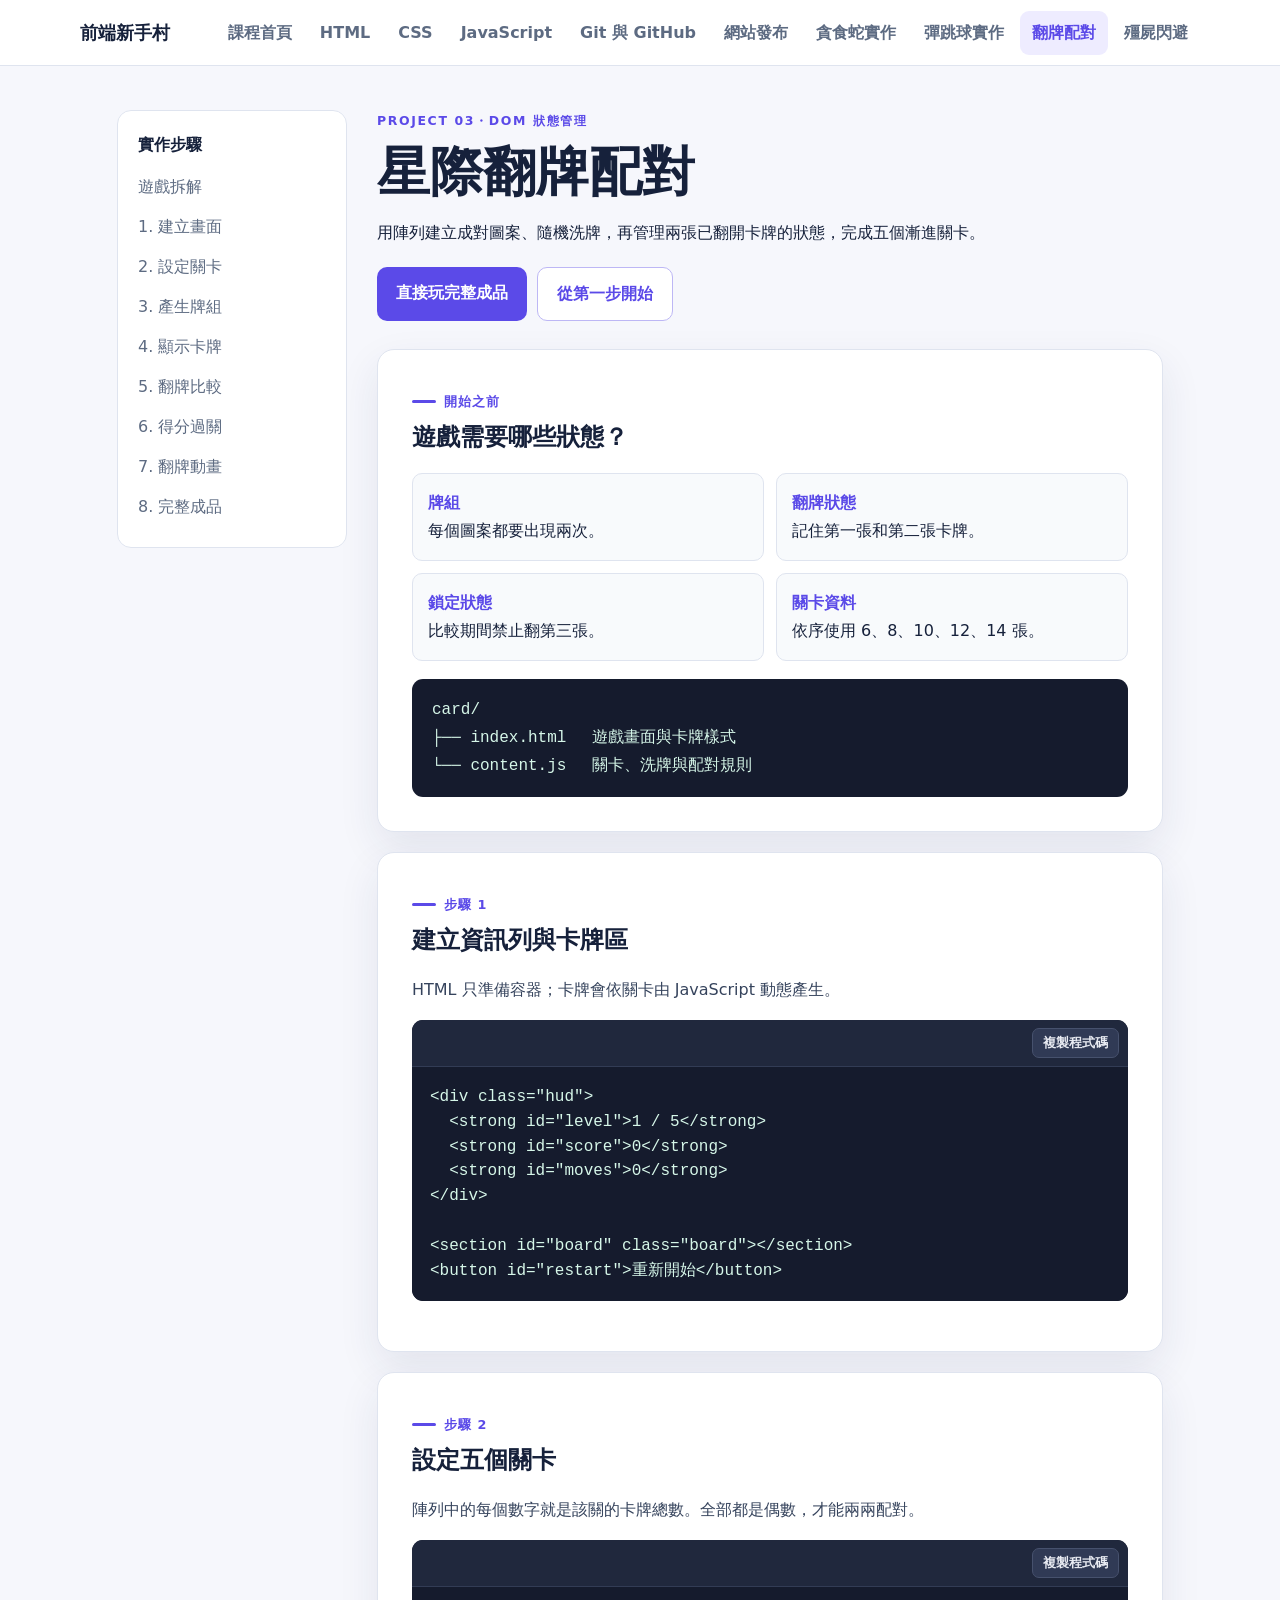
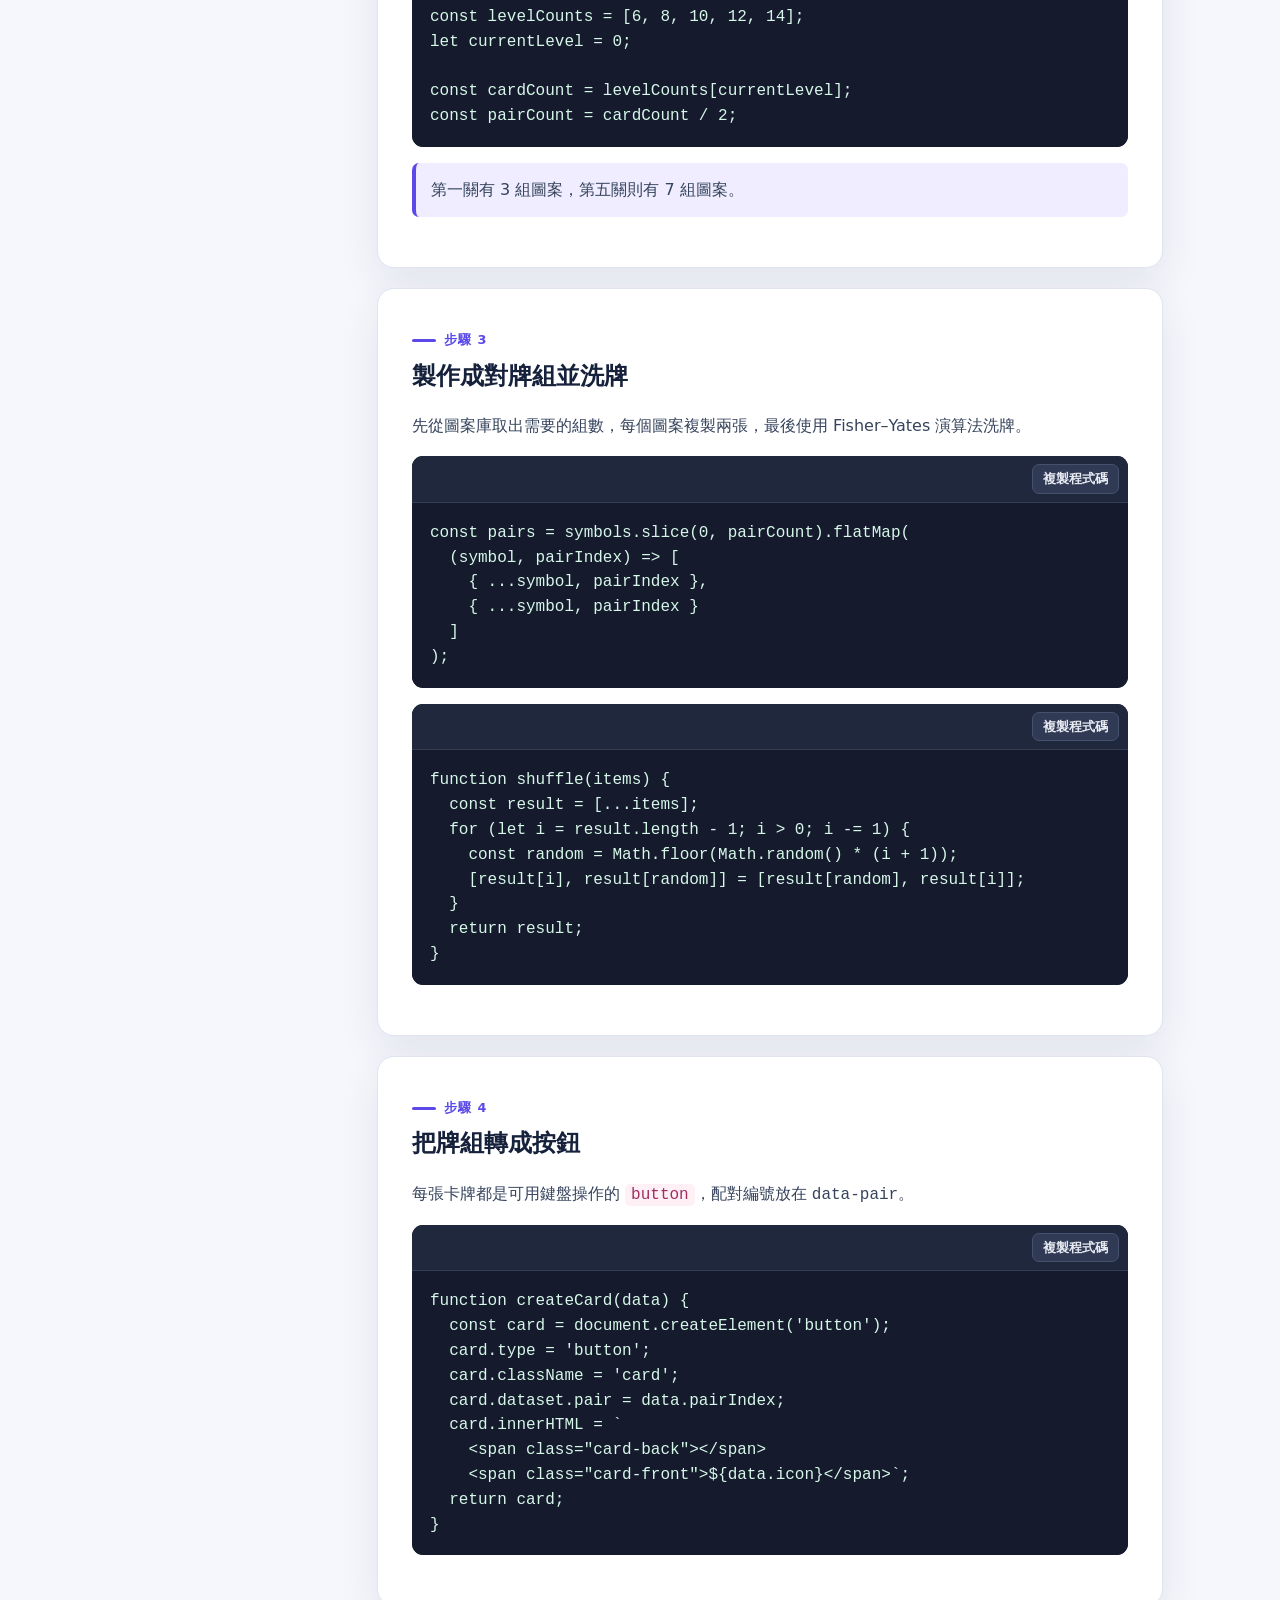
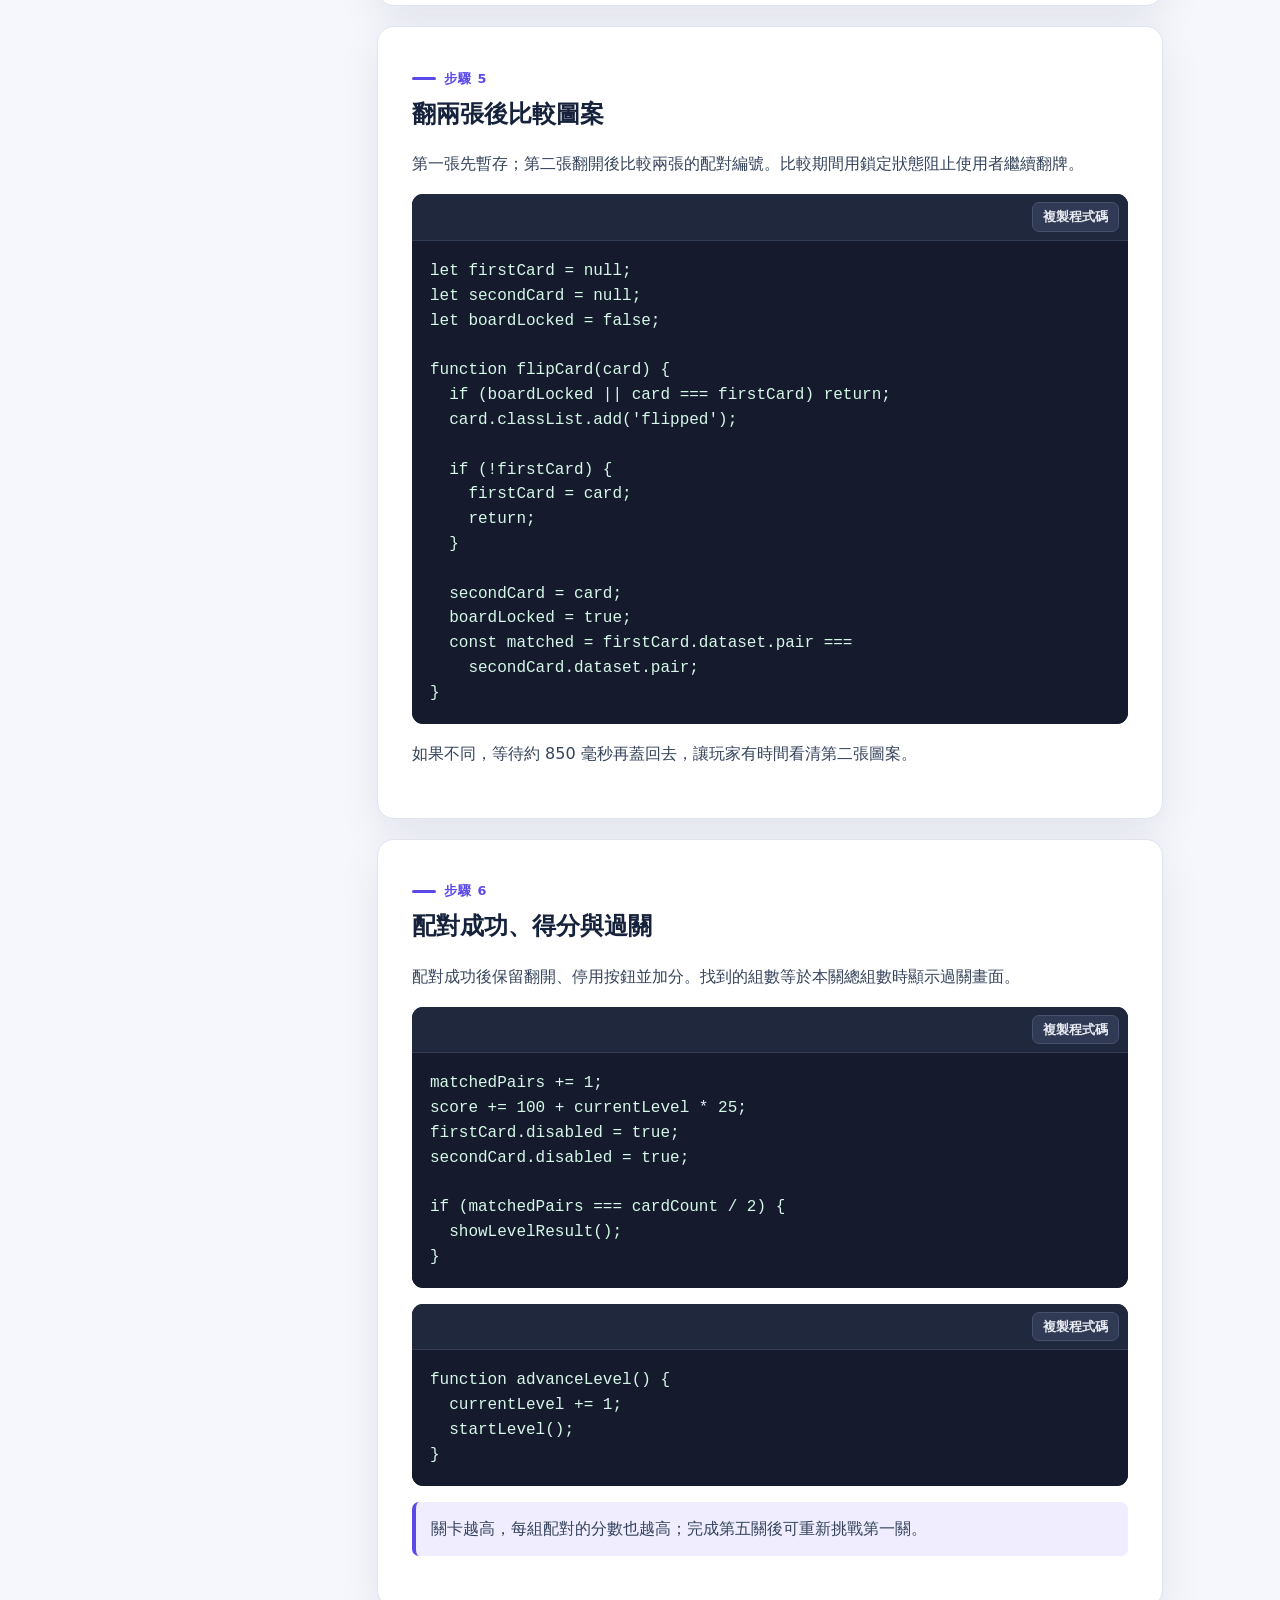
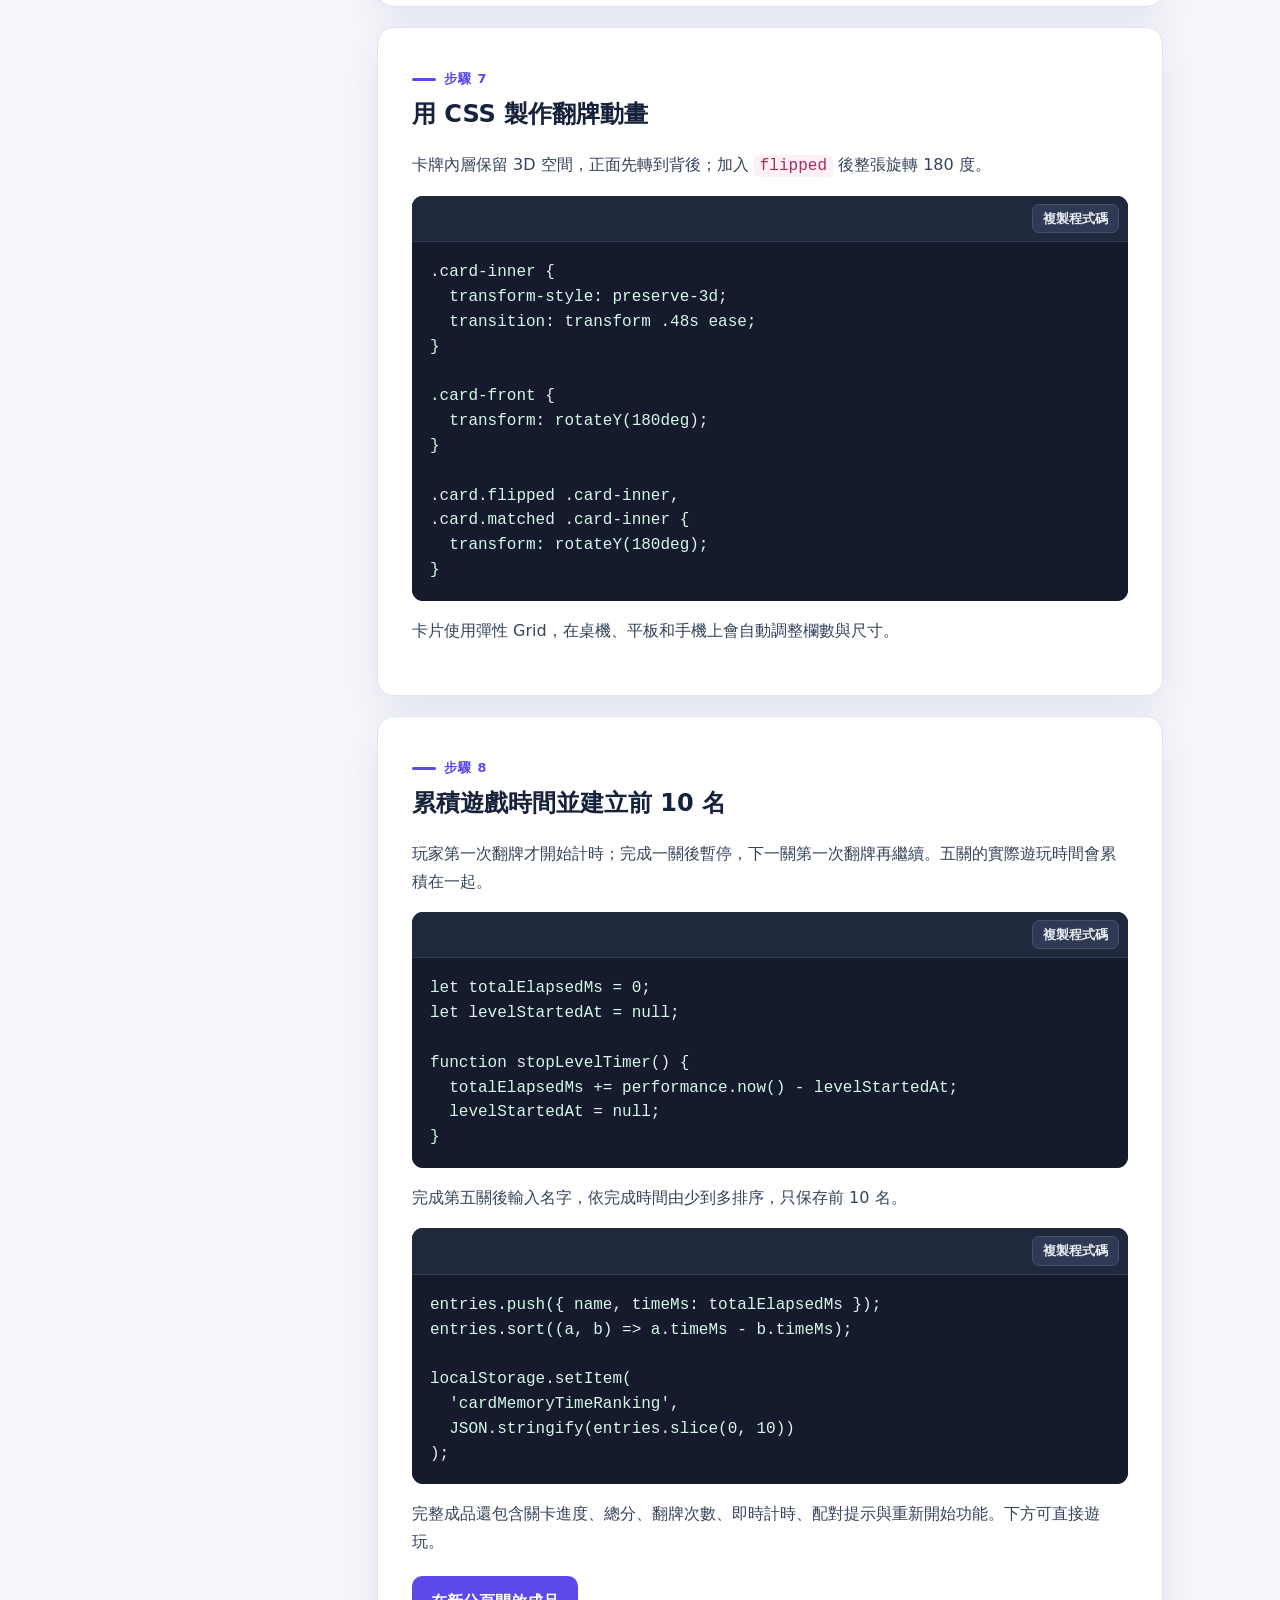
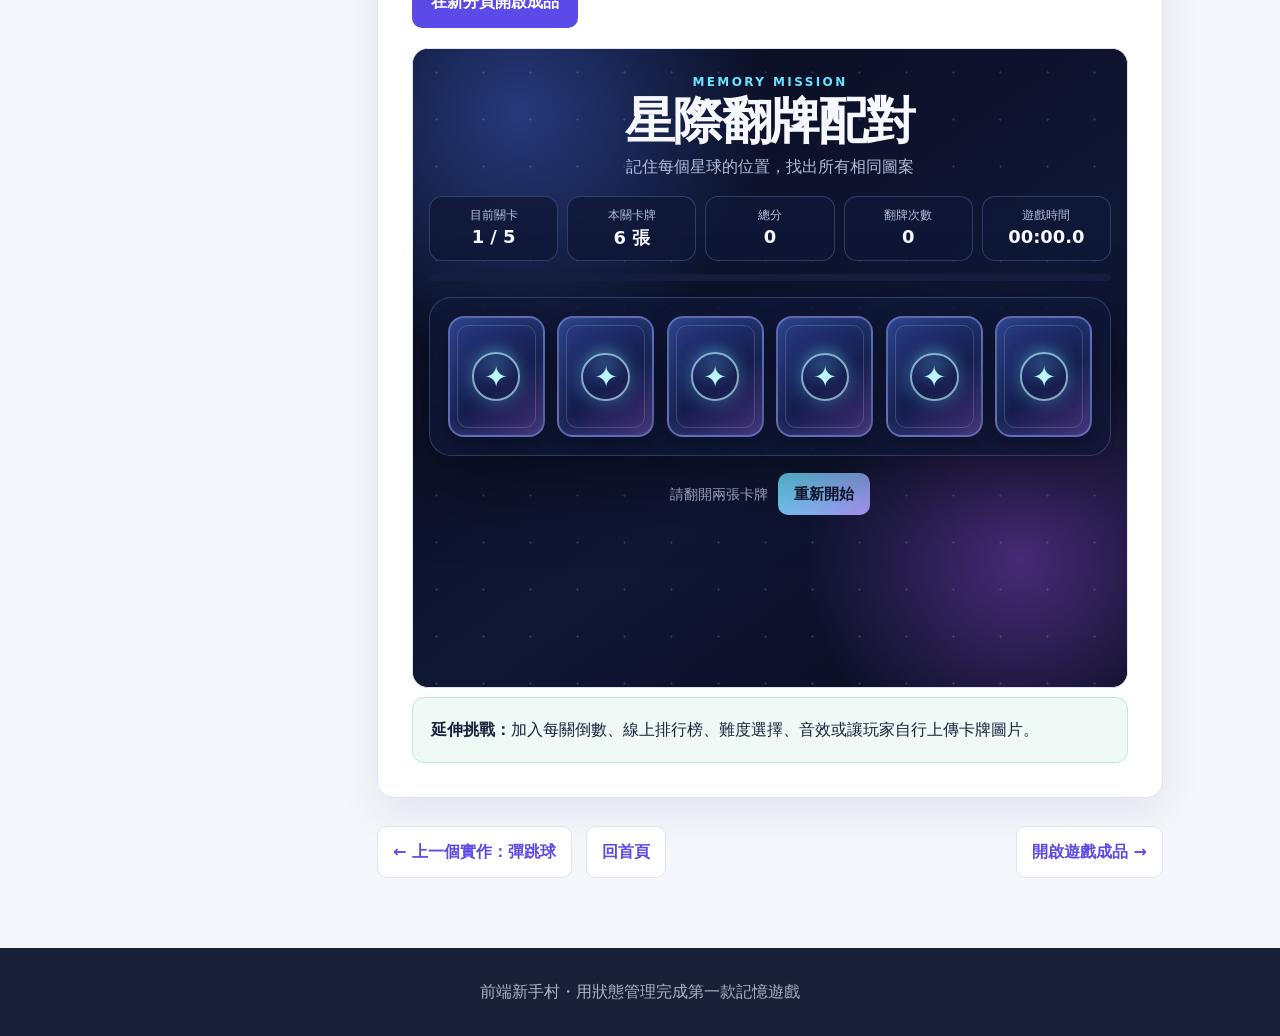
<file: beginner-card.html>
<!doctype html>
<html lang="zh-Hant-TW">
<head>
  <meta charset="utf-8">
  <meta name="viewport" content="width=device-width,initial-scale=1">
  <meta name="description" content="從零開始製作五關翻牌記憶配對遊戲的逐步教學。">
  <title>翻牌配對實作｜前端新手村</title>
  <link rel="stylesheet" href="styles.css">
</head>
<body>
  <header class="site-header"><a class="brand" href="index.html">前端新手村</a><button class="menu-button" type="button" aria-expanded="false" aria-controls="site-nav">選單</button><nav id="site-nav" class="site-nav" aria-label="主要導覽"><a href="index.html">課程首頁</a><a href="beginner-html.html">HTML</a><a href="beginner-css.html">CSS</a><a href="beginner-javascript.html">JavaScript</a><a href="beginner-git.html">Git 與 GitHub</a><a href="beginner-deploy.html">網站發布</a><a href="beginner-snake.html">貪食蛇實作</a><a href="beginner-bouncing-ball.html">彈跳球實作</a><a aria-current="page" href="beginner-card.html">翻牌配對</a><a href="beginner-zombie.html">殭屍閃避</a></nav></header>

  <main class="lesson-layout">
    <aside class="lesson-sidebar"><strong>實作步驟</strong><nav><a href="#goal">遊戲拆解</a><a href="#html">1. 建立畫面</a><a href="#levels">2. 設定關卡</a><a href="#deck">3. 產生牌組</a><a href="#render">4. 顯示卡牌</a><a href="#flip">5. 翻牌比較</a><a href="#score">6. 得分過關</a><a href="#style">7. 翻牌動畫</a><a href="#finish">8. 完整成品</a></nav></aside>
    <article>
      <header class="lesson-title"><p class="eyebrow">Project 03・DOM 狀態管理</p><h1>星際翻牌配對</h1><p>用陣列建立成對圖案、隨機洗牌，再管理兩張已翻開卡牌的狀態，完成五個漸進關卡。</p><div class="project-actions"><a class="button" href="card/index.html" target="_blank" rel="noopener">直接玩完整成品</a><a class="button secondary" href="#html">從第一步開始</a></div></header>

      <section id="goal" class="lesson-card"><span class="step-label">開始之前</span><h2>遊戲需要哪些狀態？</h2><div class="concept-grid"><div><strong>牌組</strong>每個圖案都要出現兩次。</div><div><strong>翻牌狀態</strong>記住第一張和第二張卡牌。</div><div><strong>鎖定狀態</strong>比較期間禁止翻第三張。</div><div><strong>關卡資料</strong>依序使用 6、8、10、12、14 張。</div></div><div class="file-tree">card/
├── index.html　 遊戲畫面與卡牌樣式
└── content.js　 關卡、洗牌與配對規則</div></section>

      <section id="html" class="lesson-card"><span class="step-label">步驟 1</span><h2>建立資訊列與卡牌區</h2><p>HTML 只準備容器；卡牌會依關卡由 JavaScript 動態產生。</p><pre><code>&lt;div class="hud"&gt;
  &lt;strong id="level"&gt;1 / 5&lt;/strong&gt;
  &lt;strong id="score"&gt;0&lt;/strong&gt;
  &lt;strong id="moves"&gt;0&lt;/strong&gt;
&lt;/div&gt;

&lt;section id="board" class="board"&gt;&lt;/section&gt;
&lt;button id="restart"&gt;重新開始&lt;/button&gt;</code></pre></section>

      <section id="levels" class="lesson-card"><span class="step-label">步驟 2</span><h2>設定五個關卡</h2><p>陣列中的每個數字就是該關的卡牌總數。全部都是偶數，才能兩兩配對。</p><pre><code>const levelCounts = [6, 8, 10, 12, 14];
let currentLevel = 0;

const cardCount = levelCounts[currentLevel];
const pairCount = cardCount / 2;</code></pre><p class="tip">第一關有 3 組圖案，第五關則有 7 組圖案。</p></section>

      <section id="deck" class="lesson-card"><span class="step-label">步驟 3</span><h2>製作成對牌組並洗牌</h2><p>先從圖案庫取出需要的組數，每個圖案複製兩張，最後使用 Fisher–Yates 演算法洗牌。</p><pre><code>const pairs = symbols.slice(0, pairCount).flatMap(
  (symbol, pairIndex) =&gt; [
    { ...symbol, pairIndex },
    { ...symbol, pairIndex }
  ]
);</code></pre><pre><code>function shuffle(items) {
  const result = [...items];
  for (let i = result.length - 1; i &gt; 0; i -= 1) {
    const random = Math.floor(Math.random() * (i + 1));
    [result[i], result[random]] = [result[random], result[i]];
  }
  return result;
}</code></pre></section>

      <section id="render" class="lesson-card"><span class="step-label">步驟 4</span><h2>把牌組轉成按鈕</h2><p>每張卡牌都是可用鍵盤操作的 <code class="inline-code">button</code>，配對編號放在 <code>data-pair</code>。</p><pre><code>function createCard(data) {
  const card = document.createElement('button');
  card.type = 'button';
  card.className = 'card';
  card.dataset.pair = data.pairIndex;
  card.innerHTML = `
    &lt;span class="card-back"&gt;&lt;/span&gt;
    &lt;span class="card-front"&gt;${data.icon}&lt;/span&gt;`;
  return card;
}</code></pre></section>

      <section id="flip" class="lesson-card"><span class="step-label">步驟 5</span><h2>翻兩張後比較圖案</h2><p>第一張先暫存；第二張翻開後比較兩張的配對編號。比較期間用鎖定狀態阻止使用者繼續翻牌。</p><pre><code>let firstCard = null;
let secondCard = null;
let boardLocked = false;

function flipCard(card) {
  if (boardLocked || card === firstCard) return;
  card.classList.add('flipped');

  if (!firstCard) {
    firstCard = card;
    return;
  }

  secondCard = card;
  boardLocked = true;
  const matched = firstCard.dataset.pair ===
    secondCard.dataset.pair;
}</code></pre><p>如果不同，等待約 850 毫秒再蓋回去，讓玩家有時間看清第二張圖案。</p></section>

      <section id="score" class="lesson-card"><span class="step-label">步驟 6</span><h2>配對成功、得分與過關</h2><p>配對成功後保留翻開、停用按鈕並加分。找到的組數等於本關總組數時顯示過關畫面。</p><pre><code>matchedPairs += 1;
score += 100 + currentLevel * 25;
firstCard.disabled = true;
secondCard.disabled = true;

if (matchedPairs === cardCount / 2) {
  showLevelResult();
}</code></pre><pre><code>function advanceLevel() {
  currentLevel += 1;
  startLevel();
}</code></pre><p class="tip">關卡越高，每組配對的分數也越高；完成第五關後可重新挑戰第一關。</p></section>

      <section id="style" class="lesson-card"><span class="step-label">步驟 7</span><h2>用 CSS 製作翻牌動畫</h2><p>卡牌內層保留 3D 空間，正面先轉到背後；加入 <code class="inline-code">flipped</code> 後整張旋轉 180 度。</p><pre><code>.card-inner {
  transform-style: preserve-3d;
  transition: transform .48s ease;
}

.card-front {
  transform: rotateY(180deg);
}

.card.flipped .card-inner,
.card.matched .card-inner {
  transform: rotateY(180deg);
}</code></pre><p>卡片使用彈性 Grid，在桌機、平板和手機上會自動調整欄數與尺寸。</p></section>

      <section id="finish" class="lesson-card"><span class="step-label">步驟 8</span><h2>累積遊戲時間並建立前 10 名</h2><p>玩家第一次翻牌才開始計時；完成一關後暫停，下一關第一次翻牌再繼續。五關的實際遊玩時間會累積在一起。</p><pre><code>let totalElapsedMs = 0;
let levelStartedAt = null;

function stopLevelTimer() {
  totalElapsedMs += performance.now() - levelStartedAt;
  levelStartedAt = null;
}</code></pre><p>完成第五關後輸入名字，依完成時間由少到多排序，只保存前 10 名。</p><pre><code>entries.push({ name, timeMs: totalElapsedMs });
entries.sort((a, b) =&gt; a.timeMs - b.timeMs);

localStorage.setItem(
  'cardMemoryTimeRanking',
  JSON.stringify(entries.slice(0, 10))
);</code></pre><p>完整成品還包含關卡進度、總分、翻牌次數、即時計時、配對提示與重新開始功能。下方可直接遊玩。</p><div class="project-actions"><a class="button" href="card/index.html" target="_blank" rel="noopener">在新分頁開啟成品</a></div><iframe class="game-preview" src="card/index.html" title="星際翻牌配對完整成品"></iframe><div class="exercise"><strong>延伸挑戰：</strong>加入每關倒數、線上排行榜、難度選擇、音效或讓玩家自行上傳卡牌圖片。</div></section>

      <nav class="lesson-nav" aria-label="課程切換"><a href="beginner-bouncing-ball.html">← 上一個實作：彈跳球</a><a href="index.html">回首頁</a><a href="card/index.html">開啟遊戲成品 →</a></nav>
    </article>
  </main>
  <footer>前端新手村・用狀態管理完成第一款記憶遊戲</footer>
  <script src="script.js"></script>
</body>
</html>
</file>
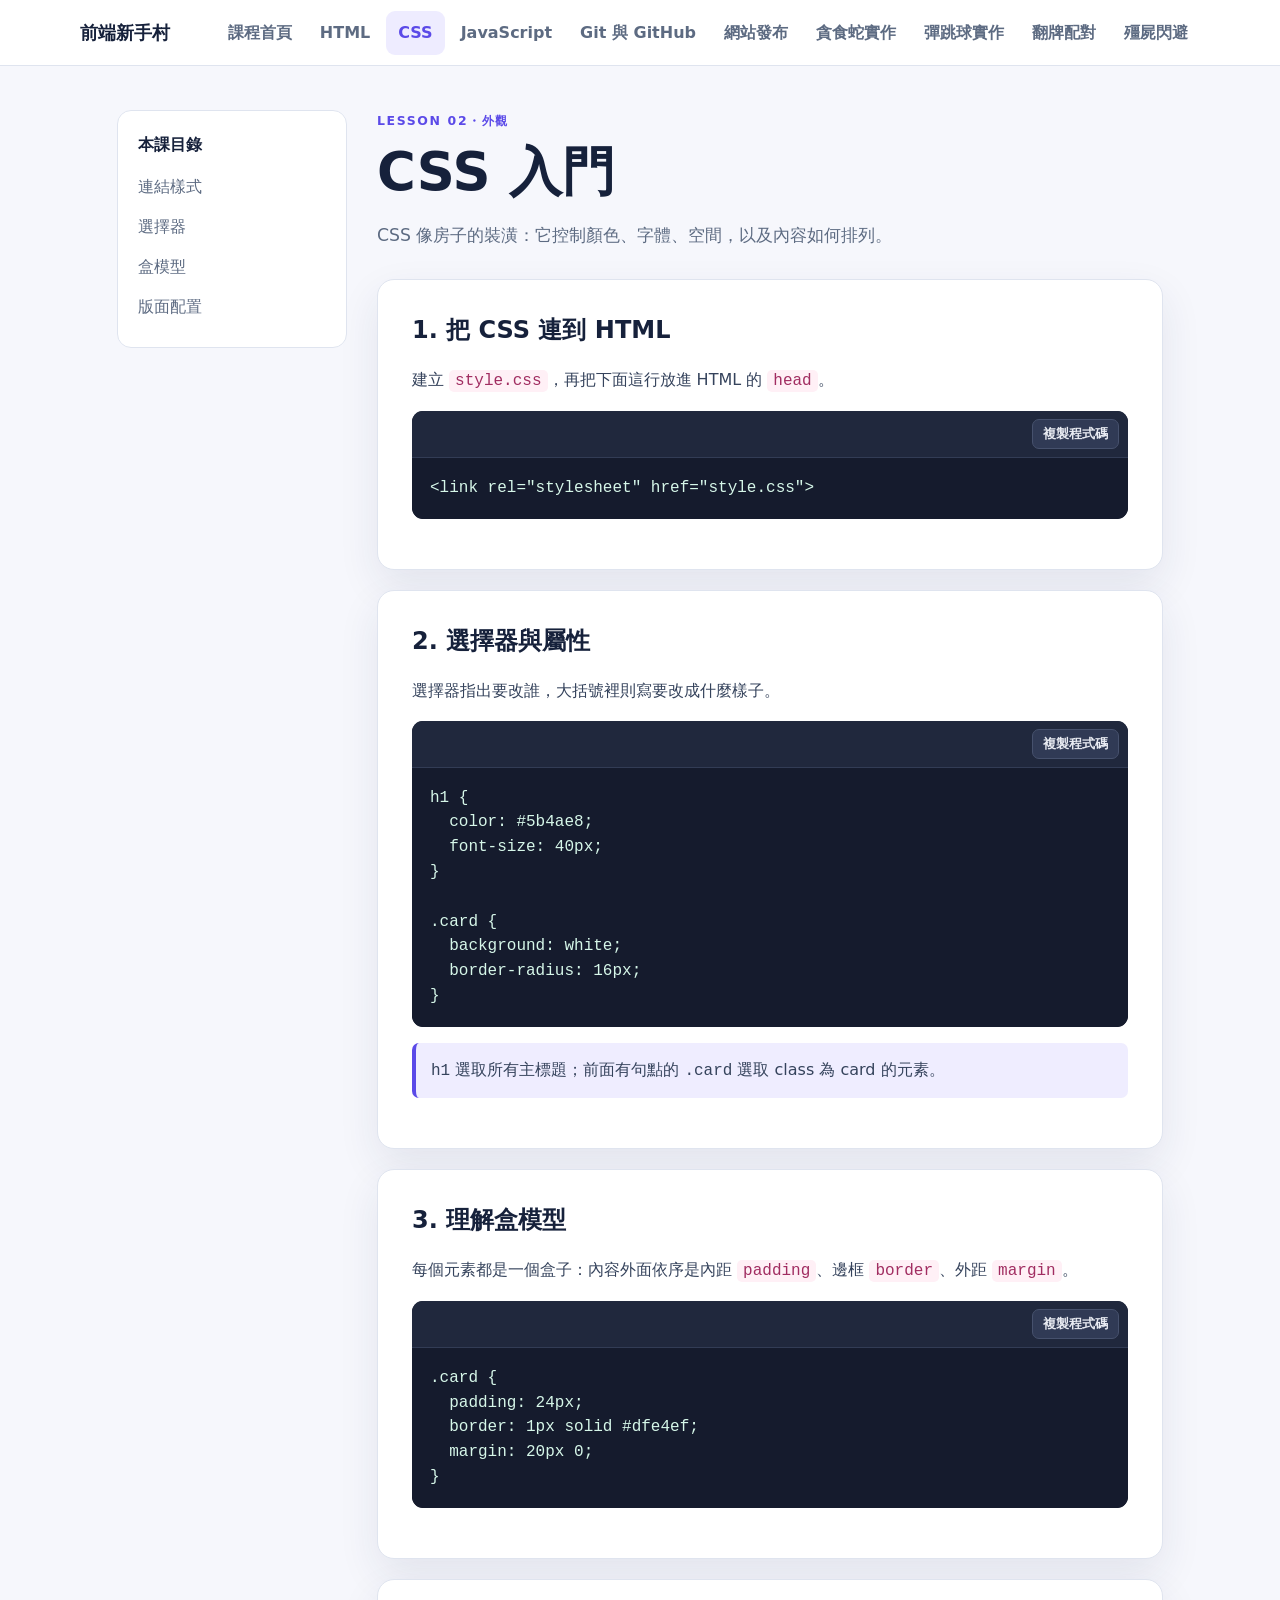
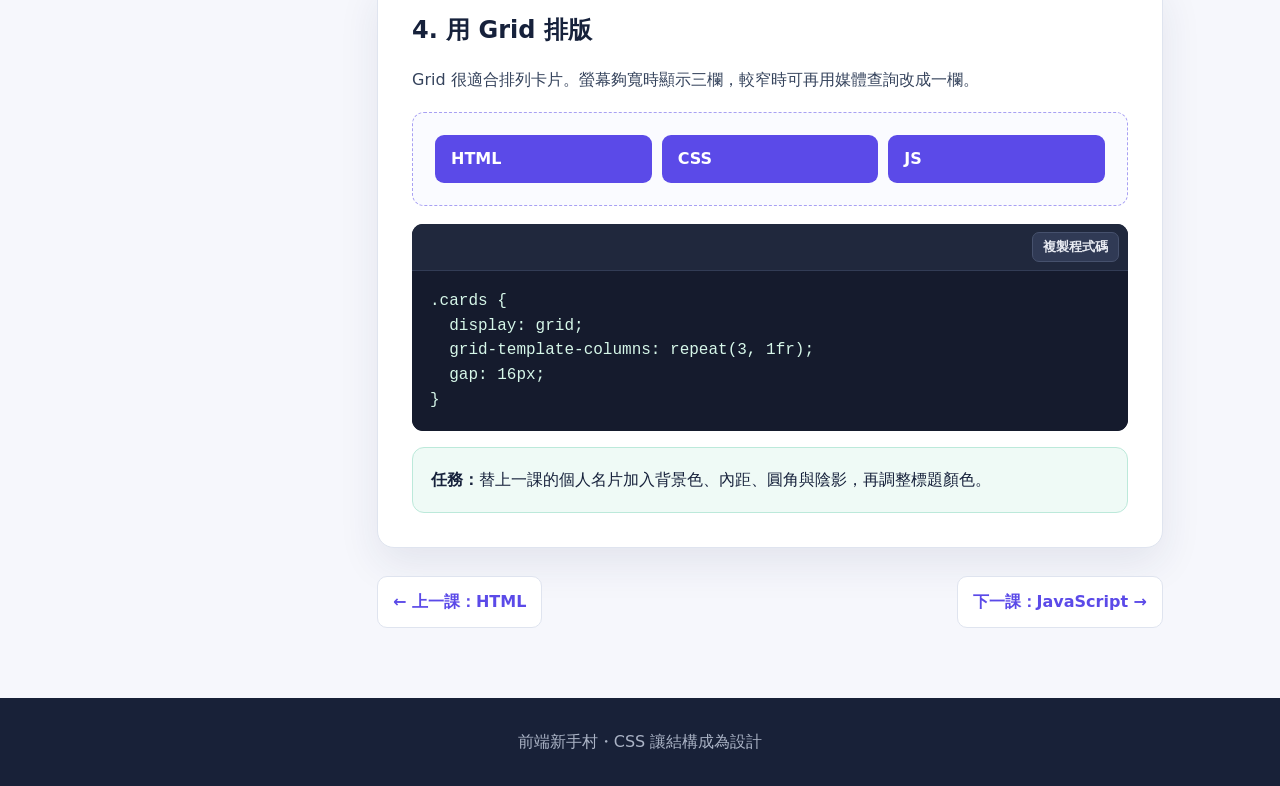
<file: beginner-css.html>
<!doctype html><html lang="zh-Hant-TW"><head><meta charset="utf-8"><meta name="viewport" content="width=device-width,initial-scale=1"><meta name="description" content="CSS 初學者課程：為網頁加入樣式與版面。"><title>CSS 入門｜前端新手村</title><link rel="stylesheet" href="styles.css"></head><body>
<header class="site-header"><a class="brand" href="index.html">前端新手村</a><button class="menu-button" type="button" aria-expanded="false" aria-controls="site-nav">選單</button><nav id="site-nav" class="site-nav" aria-label="主要導覽"><a href="index.html">課程首頁</a><a href="beginner-html.html">HTML</a><a aria-current="page" href="beginner-css.html">CSS</a><a href="beginner-javascript.html">JavaScript</a><a href="beginner-git.html">Git 與 GitHub</a><a href="beginner-deploy.html">網站發布</a><a href="beginner-snake.html">貪食蛇實作</a><a href="beginner-bouncing-ball.html">彈跳球實作</a><a href="beginner-card.html">翻牌配對</a><a href="beginner-zombie.html">殭屍閃避</a></nav></header>
<main class="lesson-layout"><aside class="lesson-sidebar"><strong>本課目錄</strong><nav><a href="#connect">連結樣式</a><a href="#selector">選擇器</a><a href="#box">盒模型</a><a href="#layout">版面配置</a></nav></aside><article><header class="lesson-title"><p class="eyebrow">Lesson 02・外觀</p><h1>CSS 入門</h1><p>CSS 像房子的裝潢：它控制顏色、字體、空間，以及內容如何排列。</p></header>
<section id="connect" class="lesson-card"><h2>1. 把 CSS 連到 HTML</h2><p>建立 <code class="inline-code">style.css</code>，再把下面這行放進 HTML 的 <code class="inline-code">head</code>。</p><pre><code>&lt;link rel="stylesheet" href="style.css"&gt;</code></pre></section>
<section id="selector" class="lesson-card"><h2>2. 選擇器與屬性</h2><p>選擇器指出要改誰，大括號裡則寫要改成什麼樣子。</p><pre><code>h1 {
  color: #5b4ae8;
  font-size: 40px;
}

.card {
  background: white;
  border-radius: 16px;
}</code></pre><p class="tip"><code>h1</code> 選取所有主標題；前面有句點的 <code>.card</code> 選取 class 為 card 的元素。</p></section>
<section id="box" class="lesson-card"><h2>3. 理解盒模型</h2><p>每個元素都是一個盒子：內容外面依序是內距 <code class="inline-code">padding</code>、邊框 <code class="inline-code">border</code>、外距 <code class="inline-code">margin</code>。</p><pre><code>.card {
  padding: 24px;
  border: 1px solid #dfe4ef;
  margin: 20px 0;
}</code></pre></section>
<section id="layout" class="lesson-card"><h2>4. 用 Grid 排版</h2><p>Grid 很適合排列卡片。螢幕夠寬時顯示三欄，較窄時可再用媒體查詢改成一欄。</p><div class="preview" style="display:grid;grid-template-columns:repeat(3,1fr);gap:10px"><span class="demo-button">HTML</span><span class="demo-button">CSS</span><span class="demo-button">JS</span></div><pre><code>.cards {
  display: grid;
  grid-template-columns: repeat(3, 1fr);
  gap: 16px;
}</code></pre><div class="exercise"><strong>任務：</strong>替上一課的個人名片加入背景色、內距、圓角與陰影，再調整標題顏色。</div></section>
<nav class="lesson-nav" aria-label="課程切換"><a href="beginner-html.html">← 上一課：HTML</a><a href="beginner-javascript.html">下一課：JavaScript →</a></nav></article></main><footer>前端新手村・CSS 讓結構成為設計</footer><script src="script.js"></script></body></html>
</file>
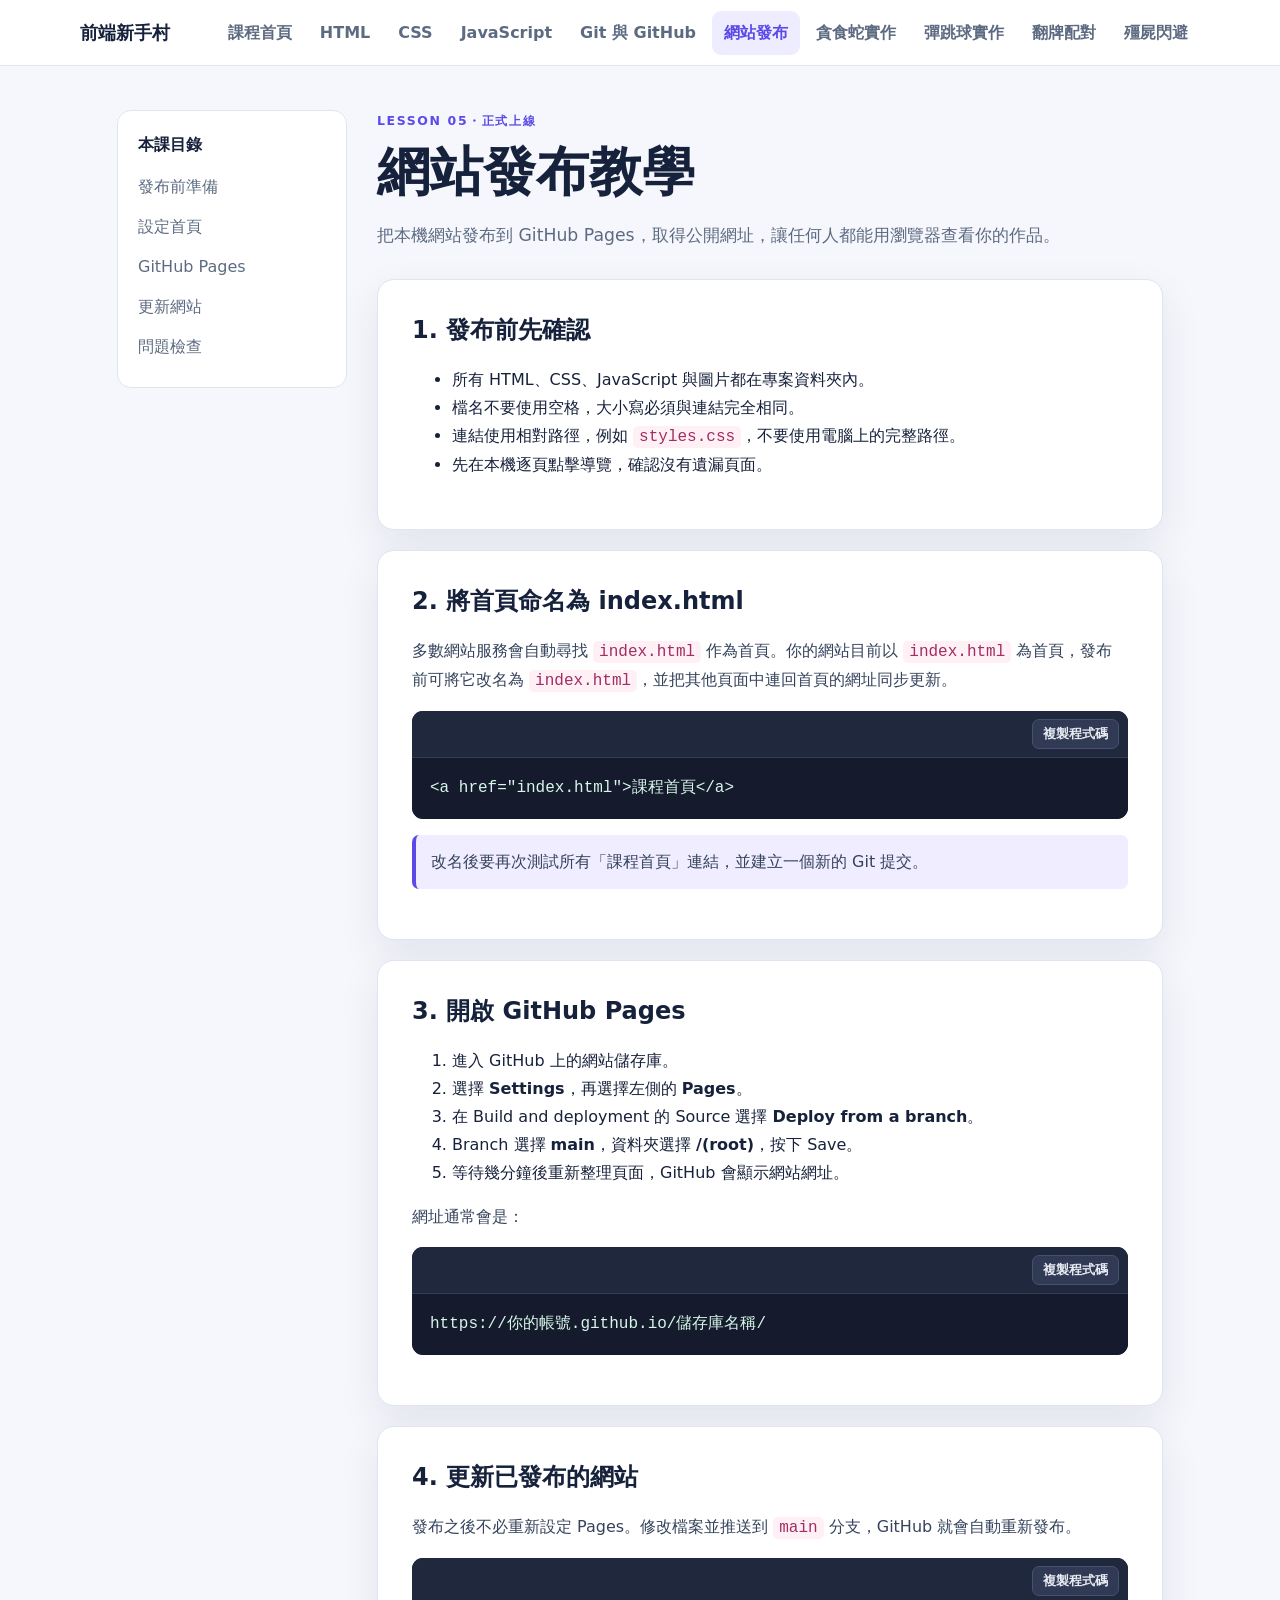
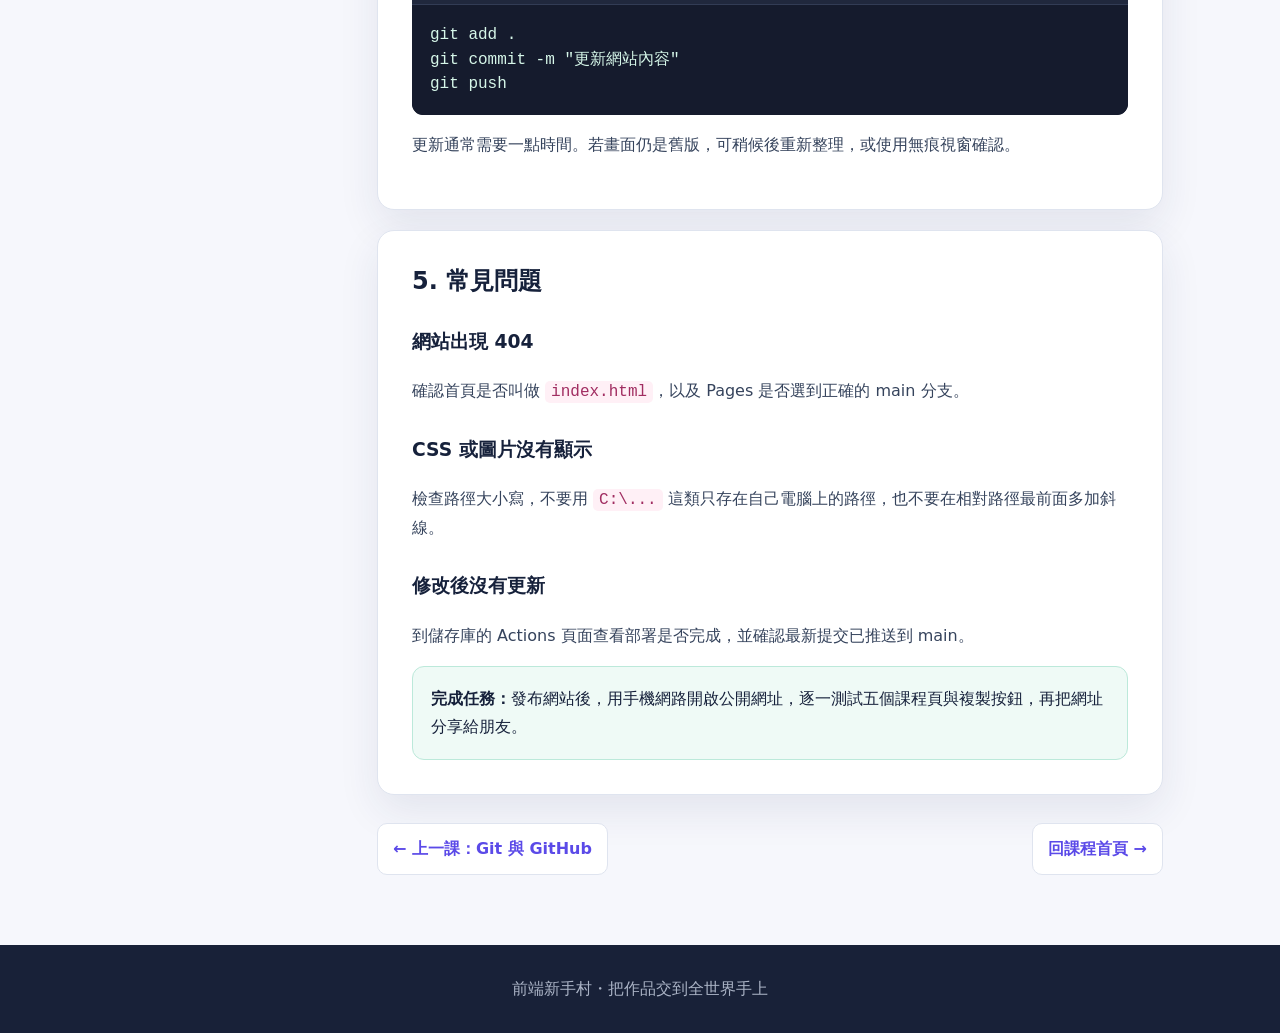
<file: beginner-deploy.html>
<!doctype html><html lang="zh-Hant-TW"><head><meta charset="utf-8"><meta name="viewport" content="width=device-width,initial-scale=1"><meta name="description" content="網站發布初學者課程：使用 GitHub Pages 免費發布靜態網站。"><title>網站發布教學｜前端新手村</title><link rel="stylesheet" href="styles.css"></head><body>
<header class="site-header"><a class="brand" href="index.html">前端新手村</a><button class="menu-button" type="button" aria-expanded="false" aria-controls="site-nav">選單</button><nav id="site-nav" class="site-nav" aria-label="主要導覽"><a href="index.html">課程首頁</a><a href="beginner-html.html">HTML</a><a href="beginner-css.html">CSS</a><a href="beginner-javascript.html">JavaScript</a><a href="beginner-git.html">Git 與 GitHub</a><a aria-current="page" href="beginner-deploy.html">網站發布</a><a href="beginner-snake.html">貪食蛇實作</a><a href="beginner-bouncing-ball.html">彈跳球實作</a><a href="beginner-card.html">翻牌配對</a><a href="beginner-zombie.html">殭屍閃避</a></nav></header>
<main class="lesson-layout"><aside class="lesson-sidebar"><strong>本課目錄</strong><nav><a href="#prepare">發布前準備</a><a href="#index">設定首頁</a><a href="#pages">GitHub Pages</a><a href="#update">更新網站</a><a href="#check">問題檢查</a></nav></aside><article><header class="lesson-title"><p class="eyebrow">Lesson 05・正式上線</p><h1>網站發布教學</h1><p>把本機網站發布到 GitHub Pages，取得公開網址，讓任何人都能用瀏覽器查看你的作品。</p></header>
<section id="prepare" class="lesson-card"><h2>1. 發布前先確認</h2><ul><li>所有 HTML、CSS、JavaScript 與圖片都在專案資料夾內。</li><li>檔名不要使用空格，大小寫必須與連結完全相同。</li><li>連結使用相對路徑，例如 <code class="inline-code">styles.css</code>，不要使用電腦上的完整路徑。</li><li>先在本機逐頁點擊導覽，確認沒有遺漏頁面。</li></ul></section>
<section id="index" class="lesson-card"><h2>2. 將首頁命名為 index.html</h2><p>多數網站服務會自動尋找 <code class="inline-code">index.html</code> 作為首頁。你的網站目前以 <code class="inline-code">index.html</code> 為首頁，發布前可將它改名為 <code class="inline-code">index.html</code>，並把其他頁面中連回首頁的網址同步更新。</p><pre><code>&lt;a href="index.html"&gt;課程首頁&lt;/a&gt;</code></pre><p class="tip">改名後要再次測試所有「課程首頁」連結，並建立一個新的 Git 提交。</p></section>
<section id="pages" class="lesson-card"><h2>3. 開啟 GitHub Pages</h2><ol><li>進入 GitHub 上的網站儲存庫。</li><li>選擇 <strong>Settings</strong>，再選擇左側的 <strong>Pages</strong>。</li><li>在 Build and deployment 的 Source 選擇 <strong>Deploy from a branch</strong>。</li><li>Branch 選擇 <strong>main</strong>，資料夾選擇 <strong>/(root)</strong>，按下 Save。</li><li>等待幾分鐘後重新整理頁面，GitHub 會顯示網站網址。</li></ol><p>網址通常會是：</p><pre><code>https://你的帳號.github.io/儲存庫名稱/</code></pre></section>
<section id="update" class="lesson-card"><h2>4. 更新已發布的網站</h2><p>發布之後不必重新設定 Pages。修改檔案並推送到 <code class="inline-code">main</code> 分支，GitHub 就會自動重新發布。</p><pre><code>git add .
git commit -m "更新網站內容"
git push</code></pre><p>更新通常需要一點時間。若畫面仍是舊版，可稍候後重新整理，或使用無痕視窗確認。</p></section>
<section id="check" class="lesson-card"><h2>5. 常見問題</h2><h3>網站出現 404</h3><p>確認首頁是否叫做 <code class="inline-code">index.html</code>，以及 Pages 是否選到正確的 main 分支。</p><h3>CSS 或圖片沒有顯示</h3><p>檢查路徑大小寫，不要用 <code class="inline-code">C:\...</code> 這類只存在自己電腦上的路徑，也不要在相對路徑最前面多加斜線。</p><h3>修改後沒有更新</h3><p>到儲存庫的 Actions 頁面查看部署是否完成，並確認最新提交已推送到 main。</p><div class="exercise"><strong>完成任務：</strong>發布網站後，用手機網路開啟公開網址，逐一測試五個課程頁與複製按鈕，再把網址分享給朋友。</div></section>
<nav class="lesson-nav" aria-label="課程切換"><a href="beginner-git.html">← 上一課：Git 與 GitHub</a><a href="index.html">回課程首頁 →</a></nav></article></main><footer>前端新手村・把作品交到全世界手上</footer><script src="script.js"></script></body></html>
</file>
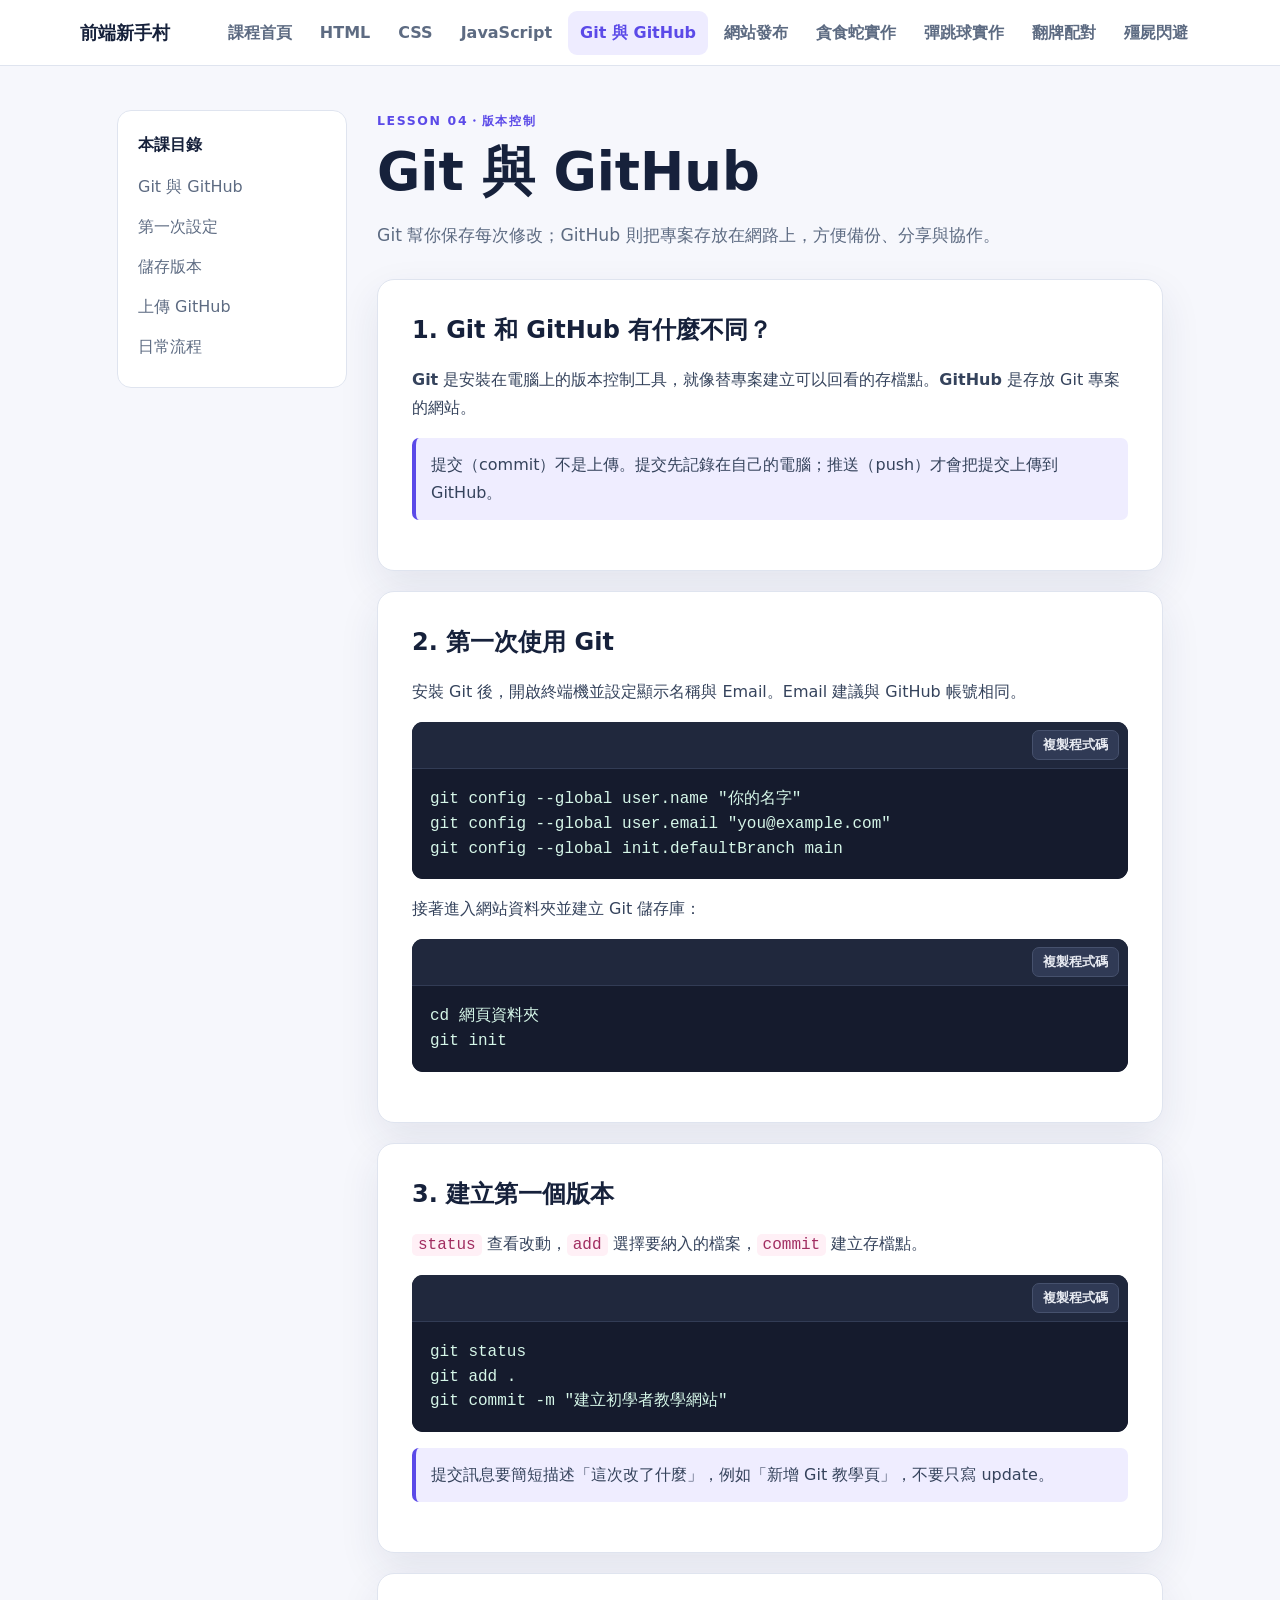
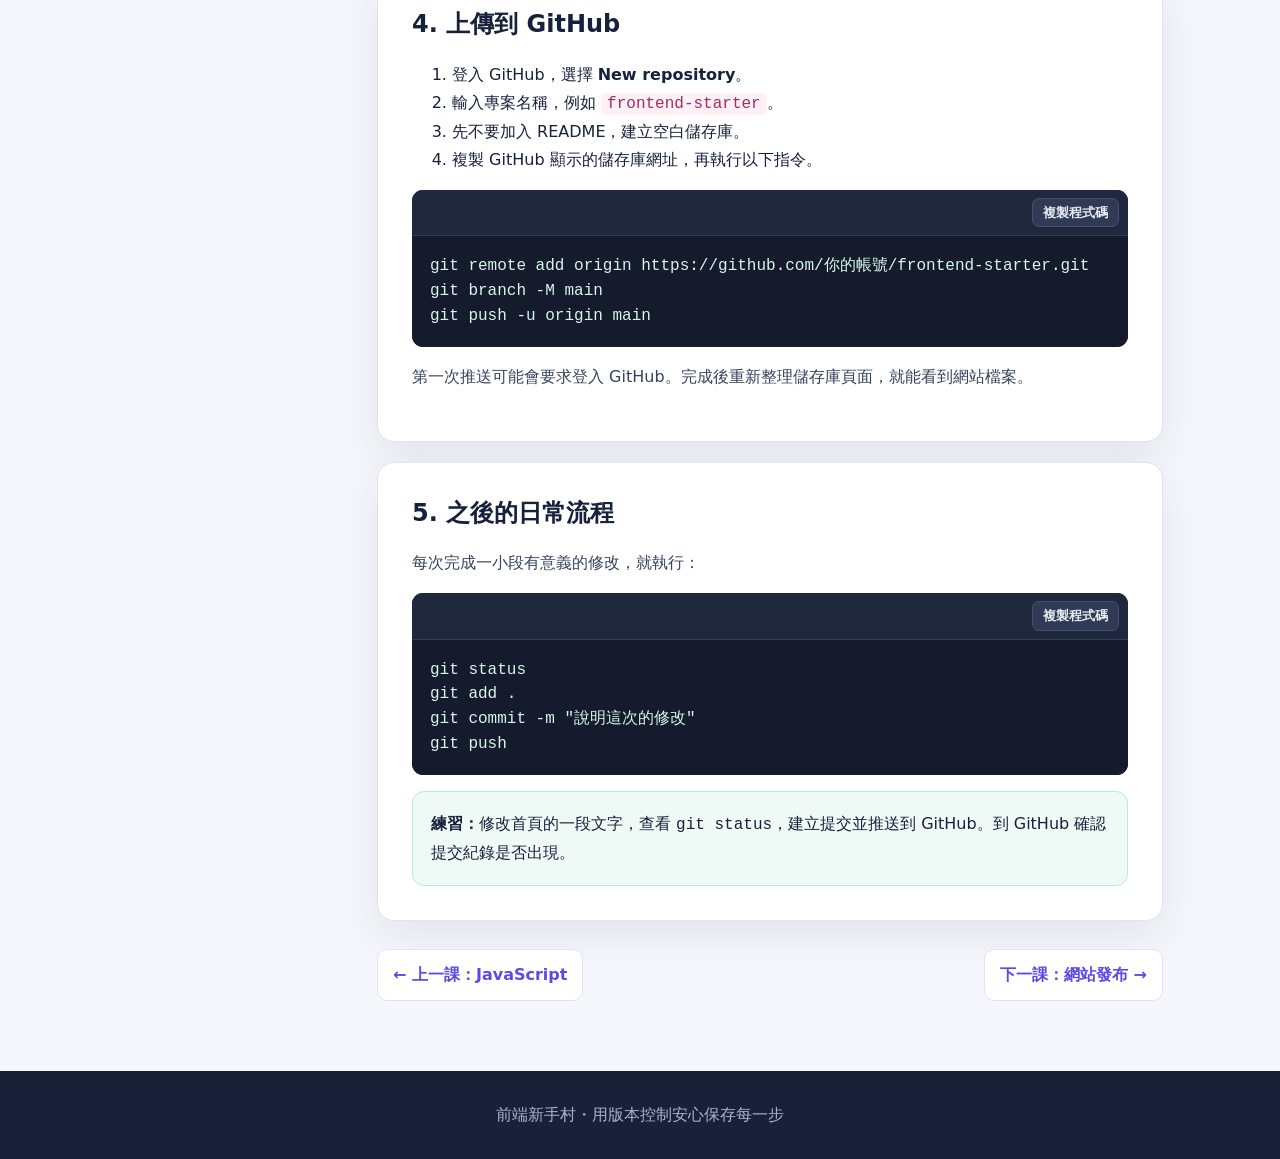
<file: beginner-git.html>
<!doctype html><html lang="zh-Hant-TW"><head><meta charset="utf-8"><meta name="viewport" content="width=device-width,initial-scale=1"><meta name="description" content="Git 與 GitHub 初學者課程：學會版本控制並備份網站專案。"><title>Git 與 GitHub｜前端新手村</title><link rel="stylesheet" href="styles.css"></head><body>
<header class="site-header"><a class="brand" href="index.html">前端新手村</a><button class="menu-button" type="button" aria-expanded="false" aria-controls="site-nav">選單</button><nav id="site-nav" class="site-nav" aria-label="主要導覽"><a href="index.html">課程首頁</a><a href="beginner-html.html">HTML</a><a href="beginner-css.html">CSS</a><a href="beginner-javascript.html">JavaScript</a><a aria-current="page" href="beginner-git.html">Git 與 GitHub</a><a href="beginner-deploy.html">網站發布</a><a href="beginner-snake.html">貪食蛇實作</a><a href="beginner-bouncing-ball.html">彈跳球實作</a><a href="beginner-card.html">翻牌配對</a><a href="beginner-zombie.html">殭屍閃避</a></nav></header>
<main class="lesson-layout"><aside class="lesson-sidebar"><strong>本課目錄</strong><nav><a href="#difference">Git 與 GitHub</a><a href="#setup">第一次設定</a><a href="#save">儲存版本</a><a href="#github">上傳 GitHub</a><a href="#daily">日常流程</a></nav></aside><article><header class="lesson-title"><p class="eyebrow">Lesson 04・版本控制</p><h1>Git 與 GitHub</h1><p>Git 幫你保存每次修改；GitHub 則把專案存放在網路上，方便備份、分享與協作。</p></header>
<section id="difference" class="lesson-card"><h2>1. Git 和 GitHub 有什麼不同？</h2><p><strong>Git</strong> 是安裝在電腦上的版本控制工具，就像替專案建立可以回看的存檔點。<strong>GitHub</strong> 是存放 Git 專案的網站。</p><p class="tip">提交（commit）不是上傳。提交先記錄在自己的電腦；推送（push）才會把提交上傳到 GitHub。</p></section>
<section id="setup" class="lesson-card"><h2>2. 第一次使用 Git</h2><p>安裝 Git 後，開啟終端機並設定顯示名稱與 Email。Email 建議與 GitHub 帳號相同。</p><pre><code>git config --global user.name "你的名字"
git config --global user.email "you@example.com"
git config --global init.defaultBranch main</code></pre><p>接著進入網站資料夾並建立 Git 儲存庫：</p><pre><code>cd 網頁資料夾
git init</code></pre></section>
<section id="save" class="lesson-card"><h2>3. 建立第一個版本</h2><p><code class="inline-code">status</code> 查看改動，<code class="inline-code">add</code> 選擇要納入的檔案，<code class="inline-code">commit</code> 建立存檔點。</p><pre><code>git status
git add .
git commit -m "建立初學者教學網站"</code></pre><p class="tip">提交訊息要簡短描述「這次改了什麼」，例如「新增 Git 教學頁」，不要只寫 update。</p></section>
<section id="github" class="lesson-card"><h2>4. 上傳到 GitHub</h2><ol><li>登入 GitHub，選擇 <strong>New repository</strong>。</li><li>輸入專案名稱，例如 <code class="inline-code">frontend-starter</code>。</li><li>先不要加入 README，建立空白儲存庫。</li><li>複製 GitHub 顯示的儲存庫網址，再執行以下指令。</li></ol><pre><code>git remote add origin https://github.com/你的帳號/frontend-starter.git
git branch -M main
git push -u origin main</code></pre><p>第一次推送可能會要求登入 GitHub。完成後重新整理儲存庫頁面，就能看到網站檔案。</p></section>
<section id="daily" class="lesson-card"><h2>5. 之後的日常流程</h2><p>每次完成一小段有意義的修改，就執行：</p><pre><code>git status
git add .
git commit -m "說明這次的修改"
git push</code></pre><div class="exercise"><strong>練習：</strong>修改首頁的一段文字，查看 <code>git status</code>，建立提交並推送到 GitHub。到 GitHub 確認提交紀錄是否出現。</div></section>
<nav class="lesson-nav" aria-label="課程切換"><a href="beginner-javascript.html">← 上一課：JavaScript</a><a href="beginner-deploy.html">下一課：網站發布 →</a></nav></article></main><footer>前端新手村・用版本控制安心保存每一步</footer><script src="script.js"></script></body></html>
</file>
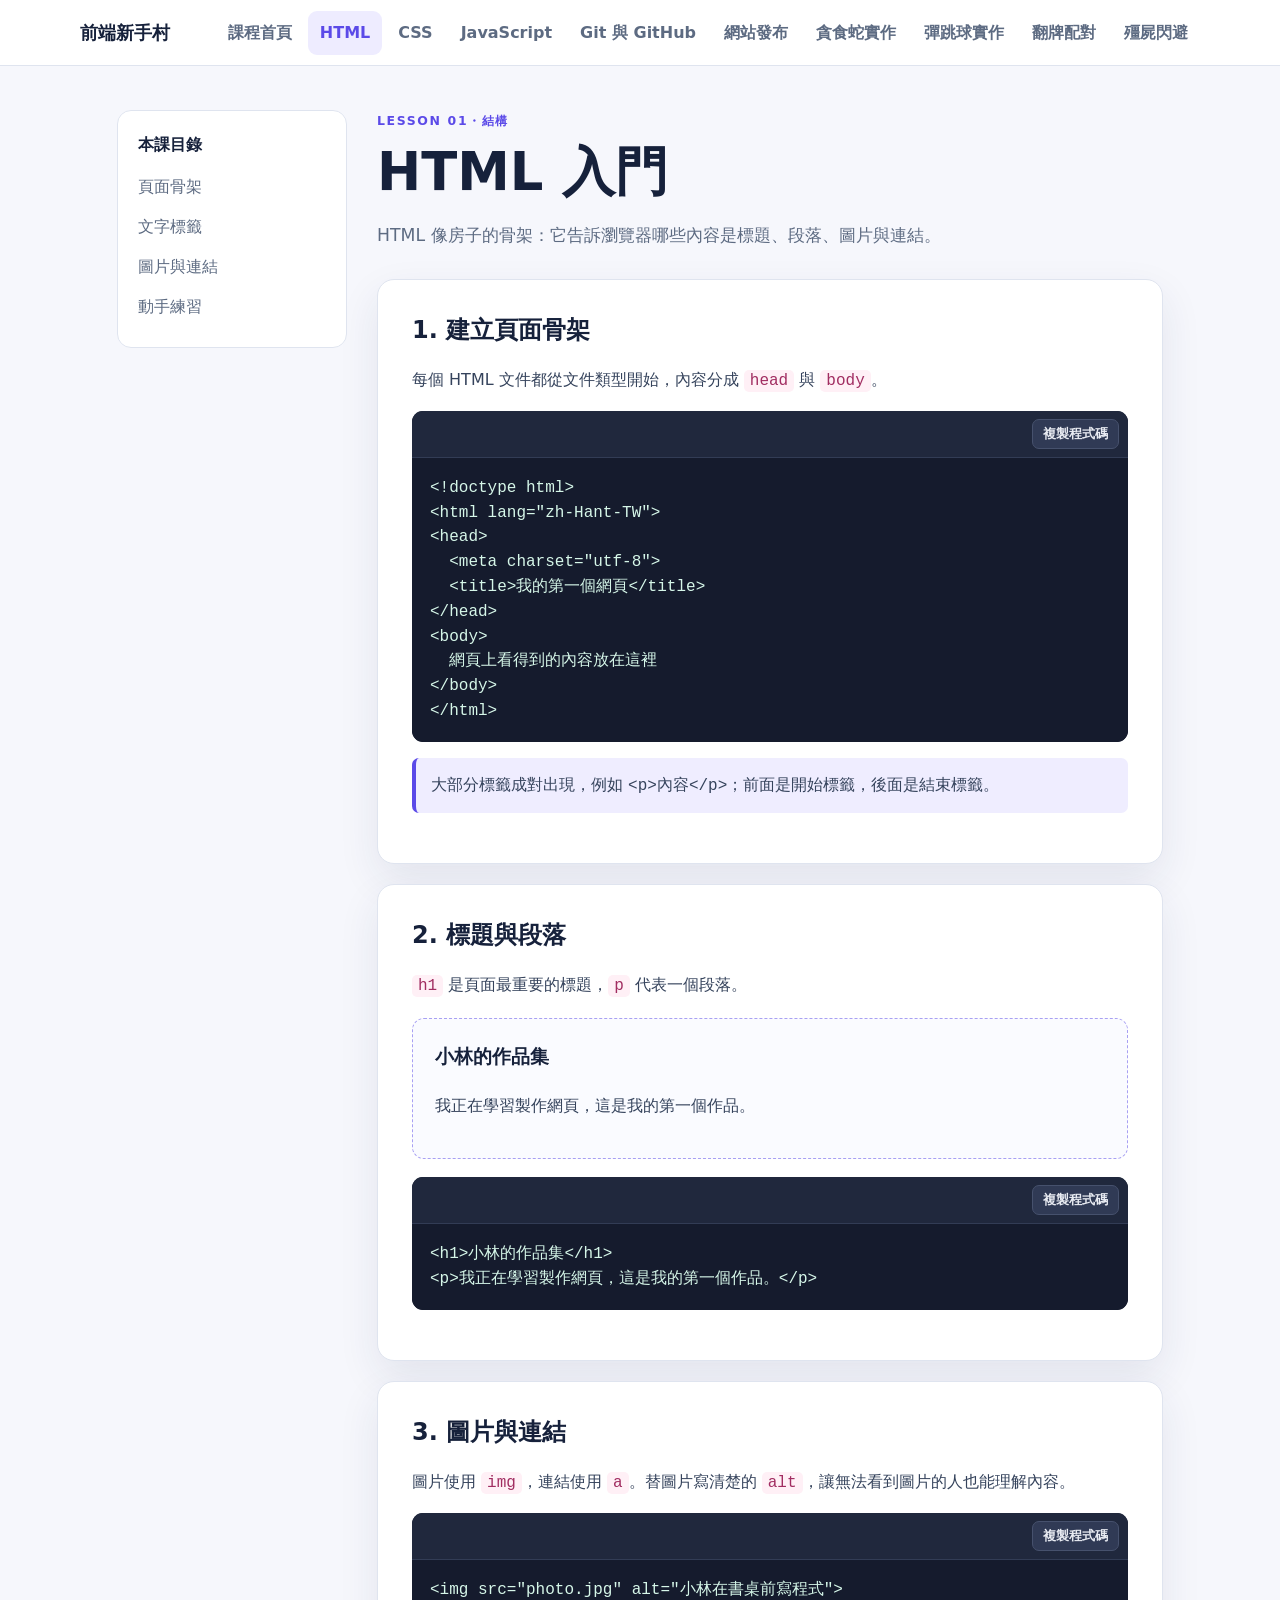
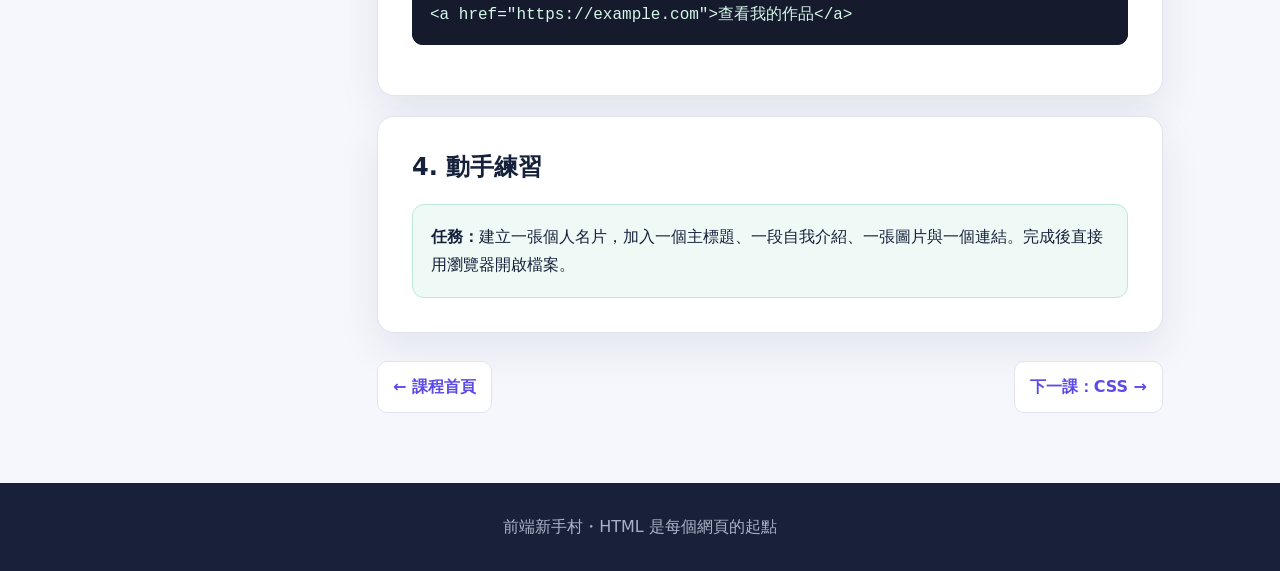
<file: beginner-html.html>
<!doctype html><html lang="zh-Hant-TW"><head><meta charset="utf-8"><meta name="viewport" content="width=device-width,initial-scale=1"><meta name="description" content="HTML 初學者課程：學會建立網頁結構。"><title>HTML 入門｜前端新手村</title><link rel="stylesheet" href="styles.css"></head><body>
<header class="site-header"><a class="brand" href="index.html">前端新手村</a><button class="menu-button" type="button" aria-expanded="false" aria-controls="site-nav">選單</button><nav id="site-nav" class="site-nav" aria-label="主要導覽"><a href="index.html">課程首頁</a><a aria-current="page" href="beginner-html.html">HTML</a><a href="beginner-css.html">CSS</a><a href="beginner-javascript.html">JavaScript</a><a href="beginner-git.html">Git 與 GitHub</a><a href="beginner-deploy.html">網站發布</a><a href="beginner-snake.html">貪食蛇實作</a><a href="beginner-bouncing-ball.html">彈跳球實作</a><a href="beginner-card.html">翻牌配對</a><a href="beginner-zombie.html">殭屍閃避</a></nav></header>
<main class="lesson-layout"><aside class="lesson-sidebar"><strong>本課目錄</strong><nav><a href="#structure">頁面骨架</a><a href="#text">文字標籤</a><a href="#media">圖片與連結</a><a href="#practice">動手練習</a></nav></aside><article><header class="lesson-title"><p class="eyebrow">Lesson 01・結構</p><h1>HTML 入門</h1><p>HTML 像房子的骨架：它告訴瀏覽器哪些內容是標題、段落、圖片與連結。</p></header>
<section id="structure" class="lesson-card"><h2>1. 建立頁面骨架</h2><p>每個 HTML 文件都從文件類型開始，內容分成 <code class="inline-code">head</code> 與 <code class="inline-code">body</code>。</p><pre><code>&lt;!doctype html&gt;
&lt;html lang="zh-Hant-TW"&gt;
&lt;head&gt;
  &lt;meta charset="utf-8"&gt;
  &lt;title&gt;我的第一個網頁&lt;/title&gt;
&lt;/head&gt;
&lt;body&gt;
  網頁上看得到的內容放在這裡
&lt;/body&gt;
&lt;/html&gt;</code></pre><p class="tip">大部分標籤成對出現，例如 <code>&lt;p&gt;內容&lt;/p&gt;</code>；前面是開始標籤，後面是結束標籤。</p></section>
<section id="text" class="lesson-card"><h2>2. 標題與段落</h2><p><code class="inline-code">h1</code> 是頁面最重要的標題，<code class="inline-code">p</code> 代表一個段落。</p><div class="preview"><h1>小林的作品集</h1><p>我正在學習製作網頁，這是我的第一個作品。</p></div><pre><code>&lt;h1&gt;小林的作品集&lt;/h1&gt;
&lt;p&gt;我正在學習製作網頁，這是我的第一個作品。&lt;/p&gt;</code></pre></section>
<section id="media" class="lesson-card"><h2>3. 圖片與連結</h2><p>圖片使用 <code class="inline-code">img</code>，連結使用 <code class="inline-code">a</code>。替圖片寫清楚的 <code class="inline-code">alt</code>，讓無法看到圖片的人也能理解內容。</p><pre><code>&lt;img src="photo.jpg" alt="小林在書桌前寫程式"&gt;
&lt;a href="https://example.com"&gt;查看我的作品&lt;/a&gt;</code></pre></section>
<section id="practice" class="lesson-card"><h2>4. 動手練習</h2><div class="exercise"><strong>任務：</strong>建立一張個人名片，加入一個主標題、一段自我介紹、一張圖片與一個連結。完成後直接用瀏覽器開啟檔案。</div></section>
<nav class="lesson-nav" aria-label="課程切換"><a href="index.html">← 課程首頁</a><a href="beginner-css.html">下一課：CSS →</a></nav></article></main><footer>前端新手村・HTML 是每個網頁的起點</footer><script src="script.js"></script></body></html>
</file>
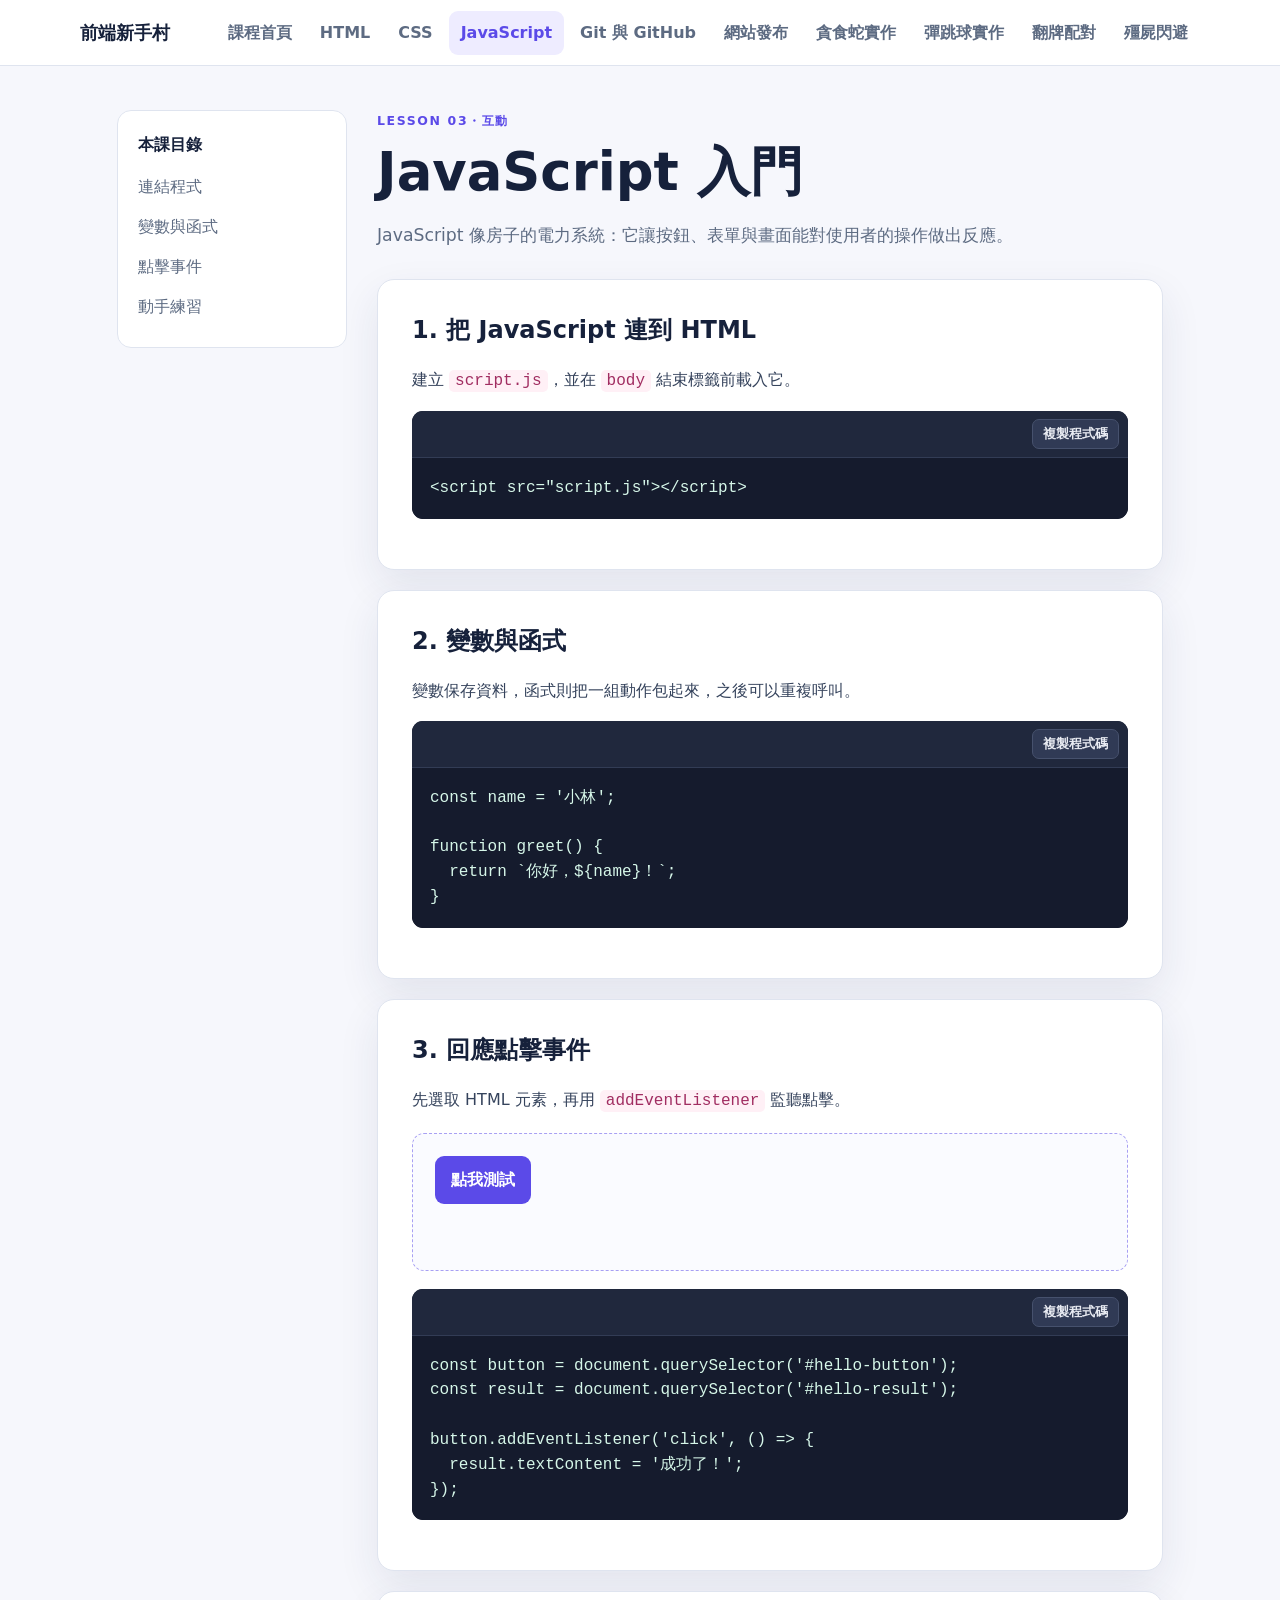
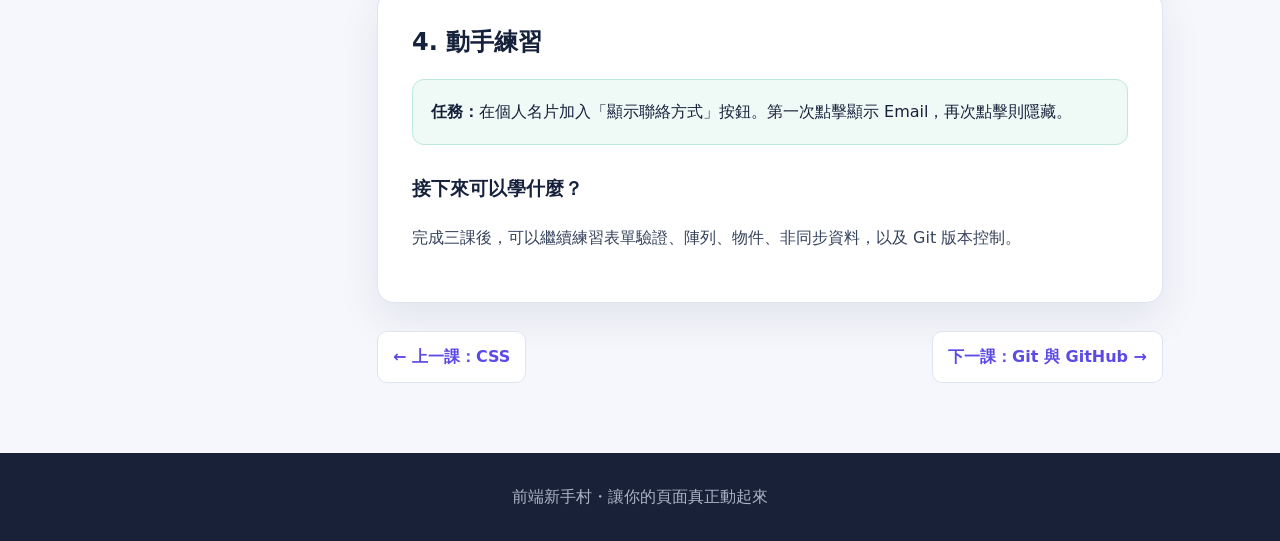
<file: beginner-javascript.html>
<!doctype html><html lang="zh-Hant-TW"><head><meta charset="utf-8"><meta name="viewport" content="width=device-width,initial-scale=1"><meta name="description" content="JavaScript 初學者課程：為網頁加入互動。"><title>JavaScript 入門｜前端新手村</title><link rel="stylesheet" href="styles.css"></head><body>
<header class="site-header"><a class="brand" href="index.html">前端新手村</a><button class="menu-button" type="button" aria-expanded="false" aria-controls="site-nav">選單</button><nav id="site-nav" class="site-nav" aria-label="主要導覽"><a href="index.html">課程首頁</a><a href="beginner-html.html">HTML</a><a href="beginner-css.html">CSS</a><a aria-current="page" href="beginner-javascript.html">JavaScript</a><a href="beginner-git.html">Git 與 GitHub</a><a href="beginner-deploy.html">網站發布</a><a href="beginner-snake.html">貪食蛇實作</a><a href="beginner-bouncing-ball.html">彈跳球實作</a><a href="beginner-card.html">翻牌配對</a><a href="beginner-zombie.html">殭屍閃避</a></nav></header>
<main class="lesson-layout"><aside class="lesson-sidebar"><strong>本課目錄</strong><nav><a href="#connect">連結程式</a><a href="#variable">變數與函式</a><a href="#event">點擊事件</a><a href="#practice">動手練習</a></nav></aside><article><header class="lesson-title"><p class="eyebrow">Lesson 03・互動</p><h1>JavaScript 入門</h1><p>JavaScript 像房子的電力系統：它讓按鈕、表單與畫面能對使用者的操作做出反應。</p></header>
<section id="connect" class="lesson-card"><h2>1. 把 JavaScript 連到 HTML</h2><p>建立 <code class="inline-code">script.js</code>，並在 <code class="inline-code">body</code> 結束標籤前載入它。</p><pre><code>&lt;script src="script.js"&gt;&lt;/script&gt;</code></pre></section>
<section id="variable" class="lesson-card"><h2>2. 變數與函式</h2><p>變數保存資料，函式則把一組動作包起來，之後可以重複呼叫。</p><pre><code>const name = '小林';

function greet() {
  return `你好，${name}！`;
}</code></pre></section>
<section id="event" class="lesson-card"><h2>3. 回應點擊事件</h2><p>先選取 HTML 元素，再用 <code class="inline-code">addEventListener</code> 監聽點擊。</p><div class="preview"><button id="hello-button" class="demo-button" type="button">點我測試</button><p id="hello-result" class="demo-result" aria-live="polite"></p></div><pre><code>const button = document.querySelector('#hello-button');
const result = document.querySelector('#hello-result');

button.addEventListener('click', () =&gt; {
  result.textContent = '成功了！';
});</code></pre></section>
<section id="practice" class="lesson-card"><h2>4. 動手練習</h2><div class="exercise"><strong>任務：</strong>在個人名片加入「顯示聯絡方式」按鈕。第一次點擊顯示 Email，再次點擊則隱藏。</div><h3>接下來可以學什麼？</h3><p>完成三課後，可以繼續練習表單驗證、陣列、物件、非同步資料，以及 Git 版本控制。</p></section>
<nav class="lesson-nav" aria-label="課程切換"><a href="beginner-css.html">← 上一課：CSS</a><a href="beginner-git.html">下一課：Git 與 GitHub →</a></nav></article></main><footer>前端新手村・讓你的頁面真正動起來</footer><script src="script.js"></script></body></html>
</file>
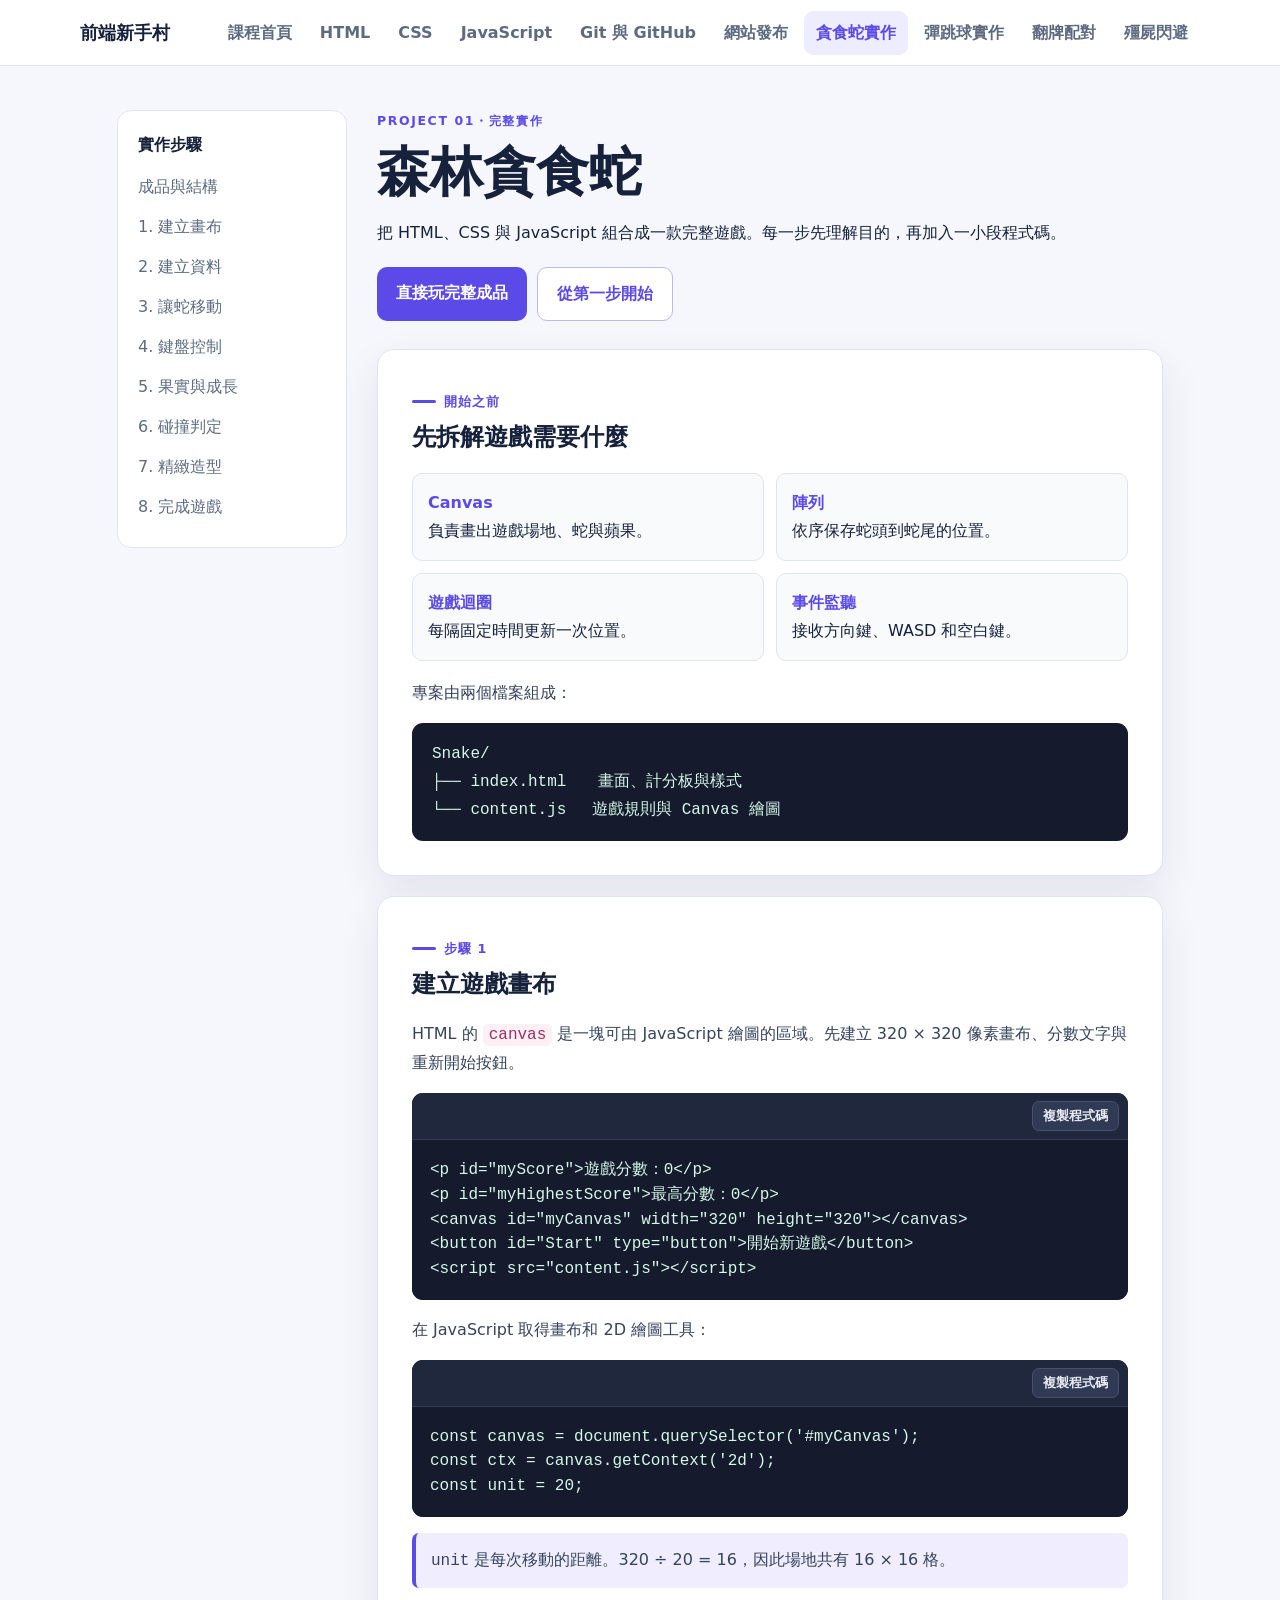
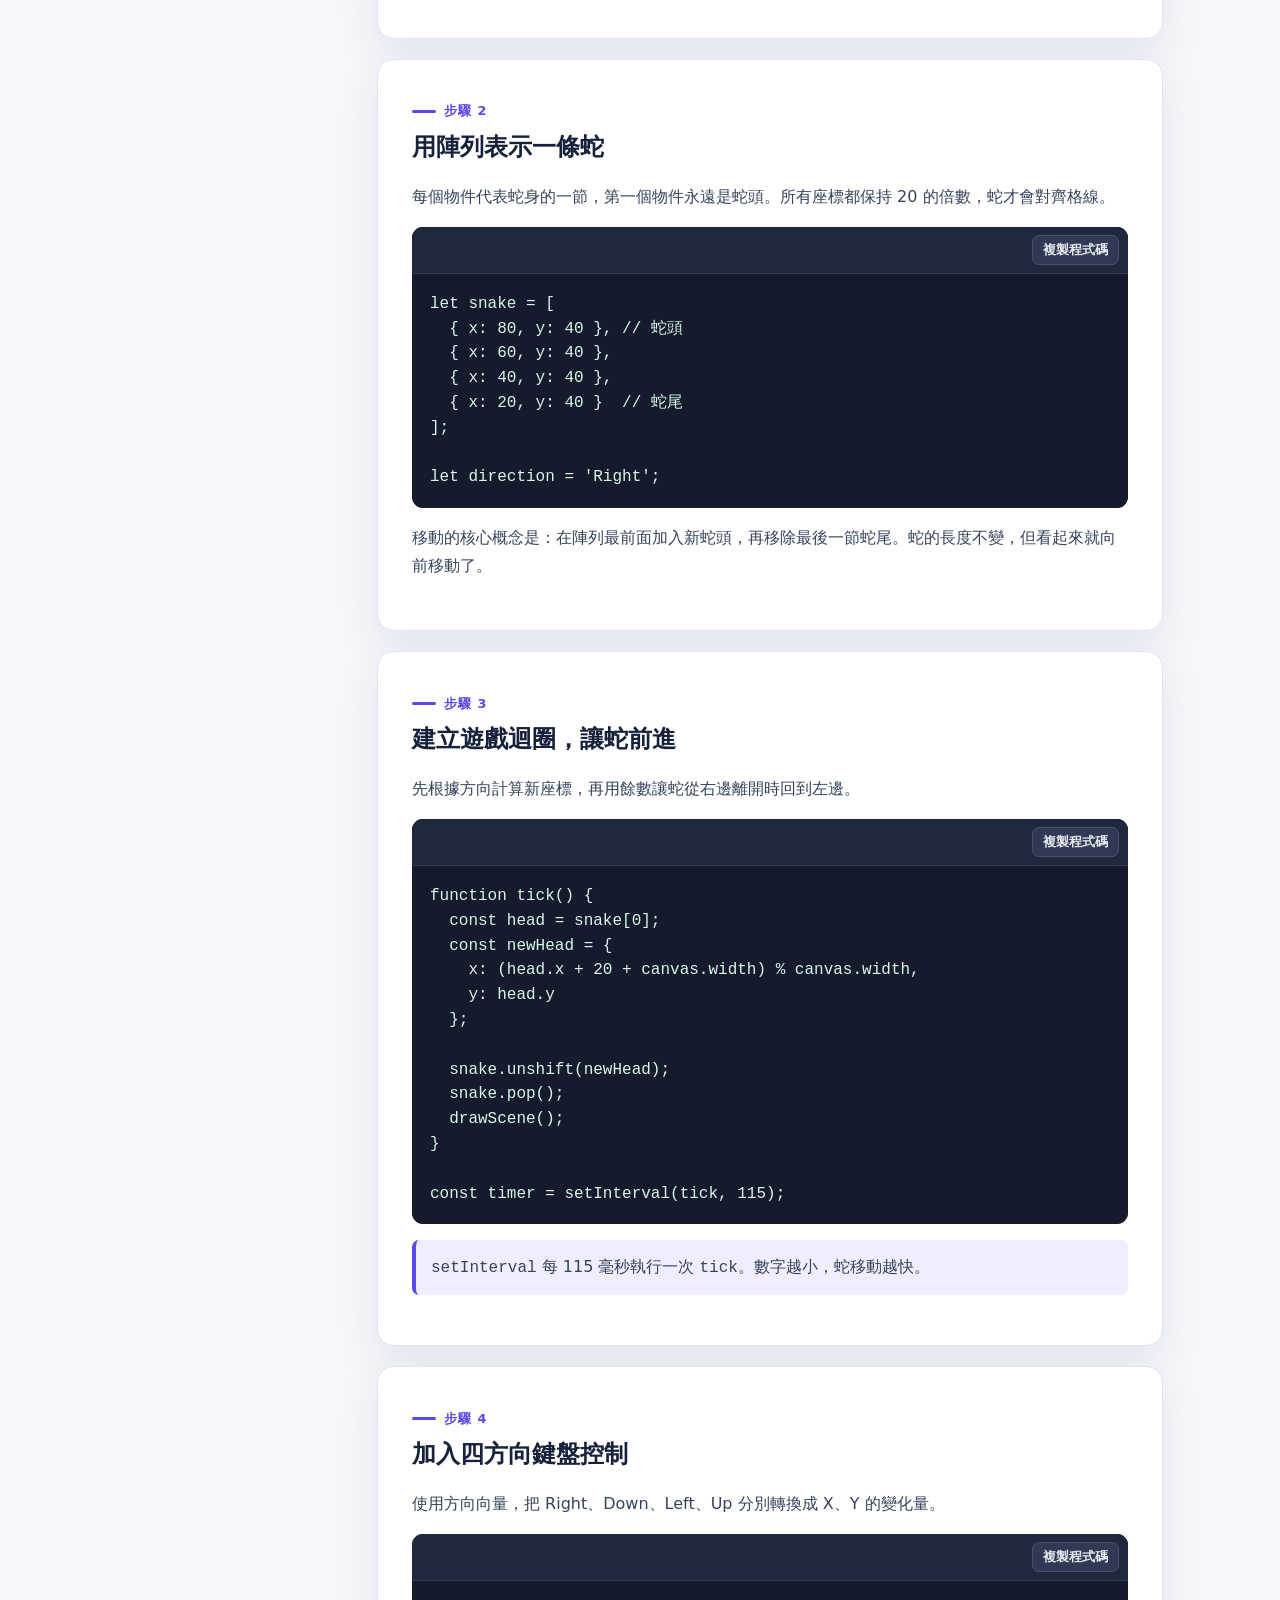
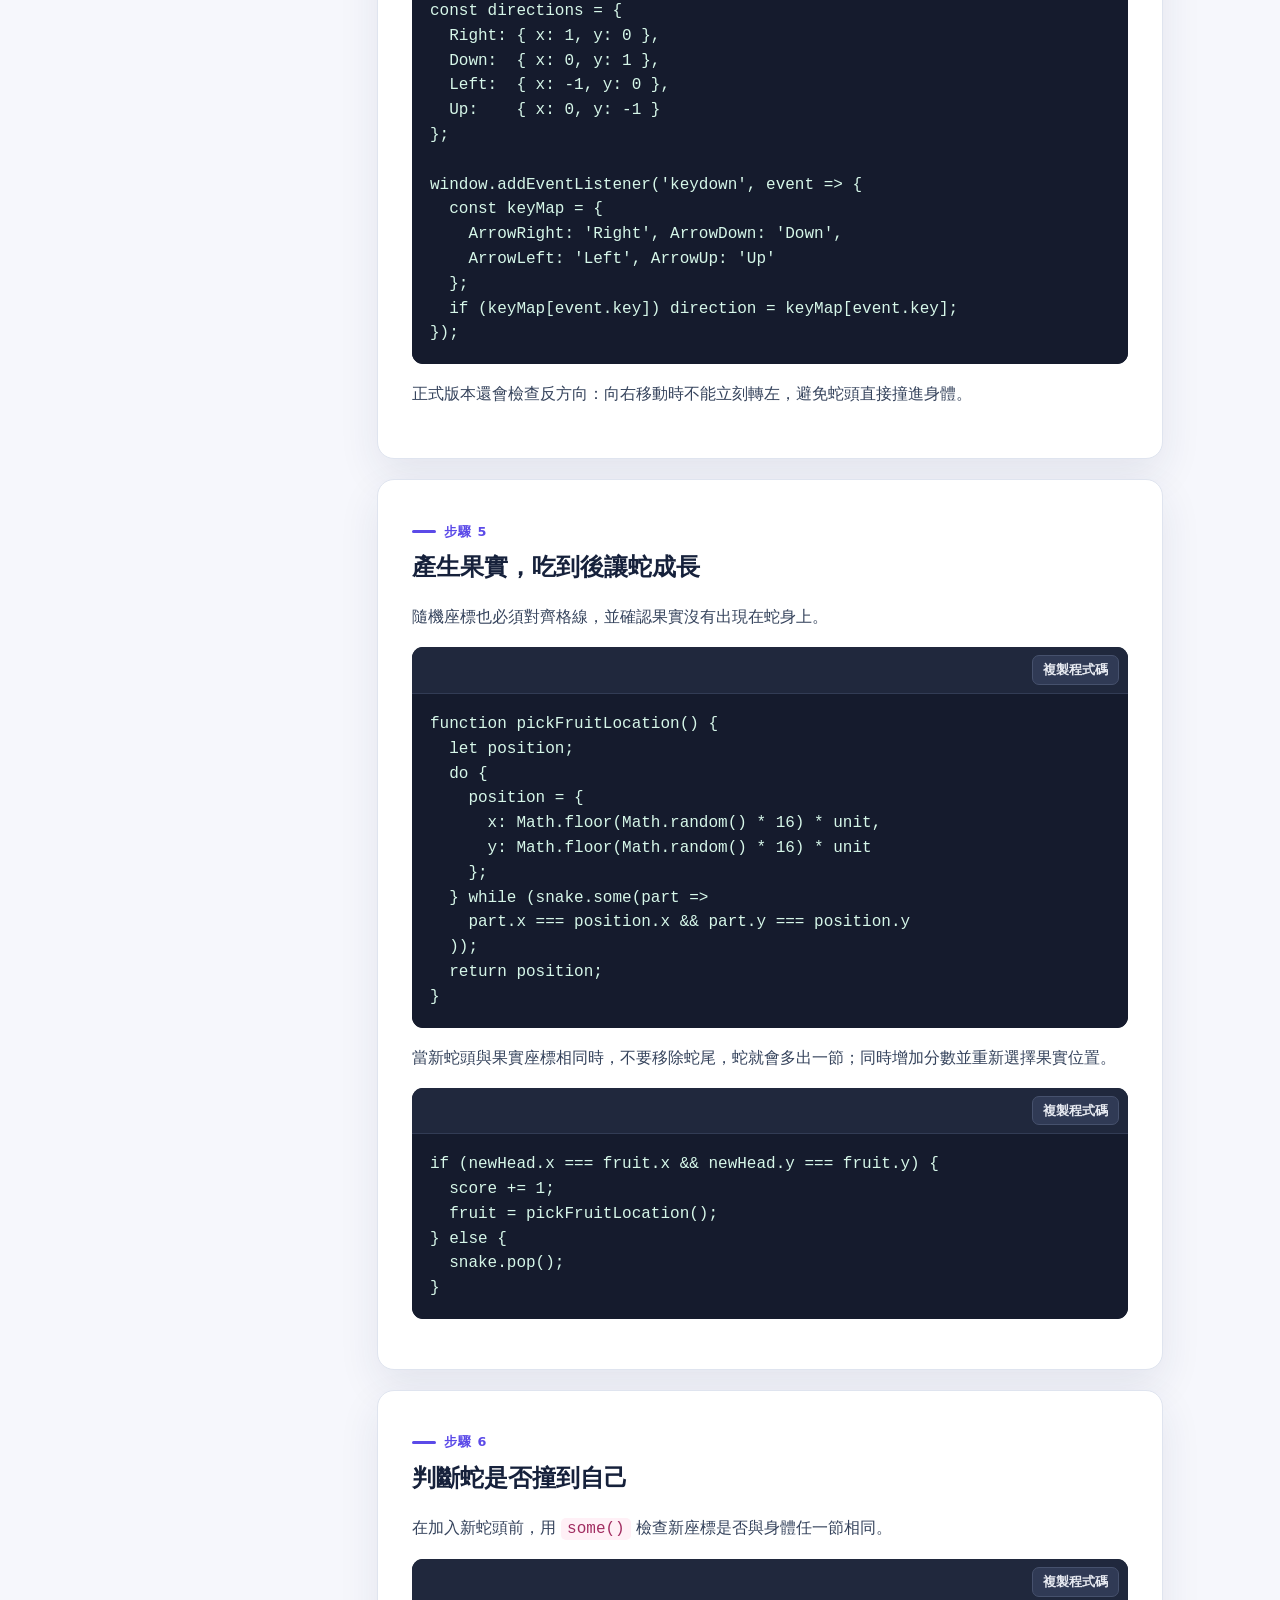
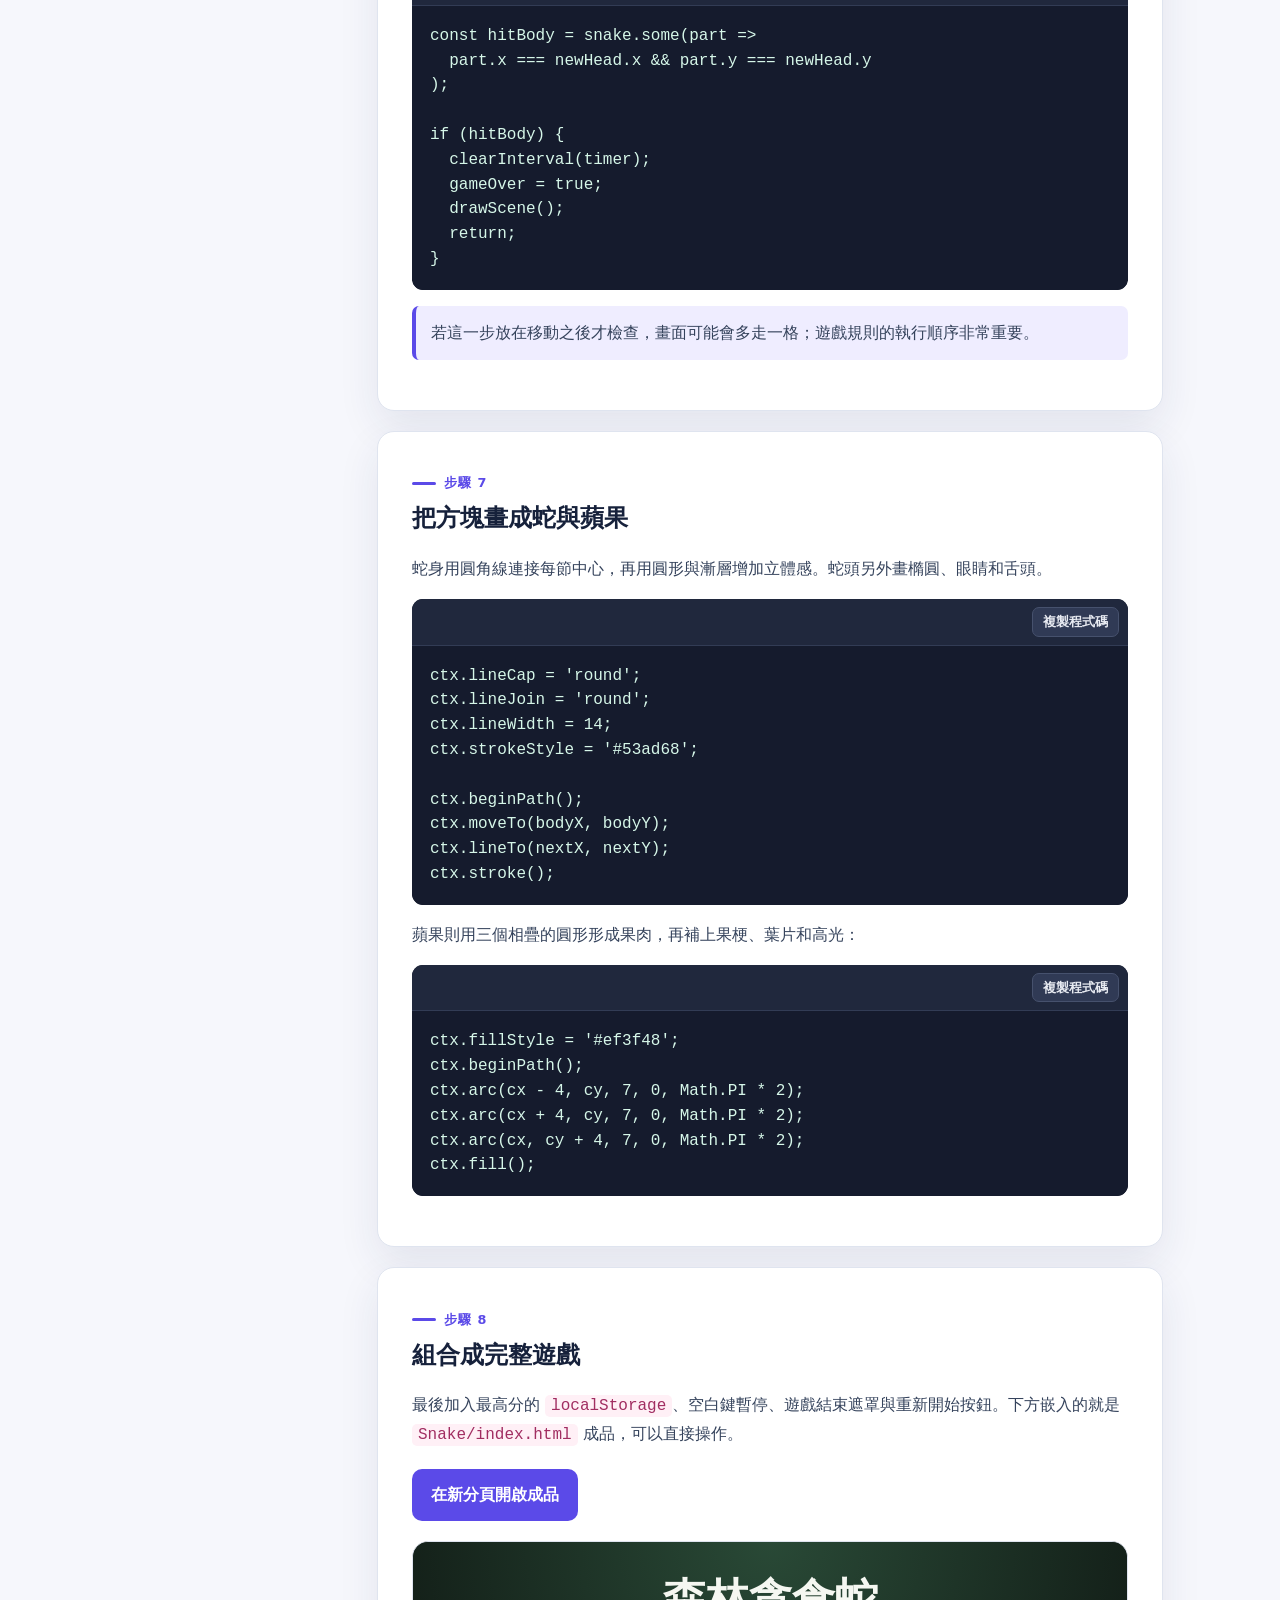
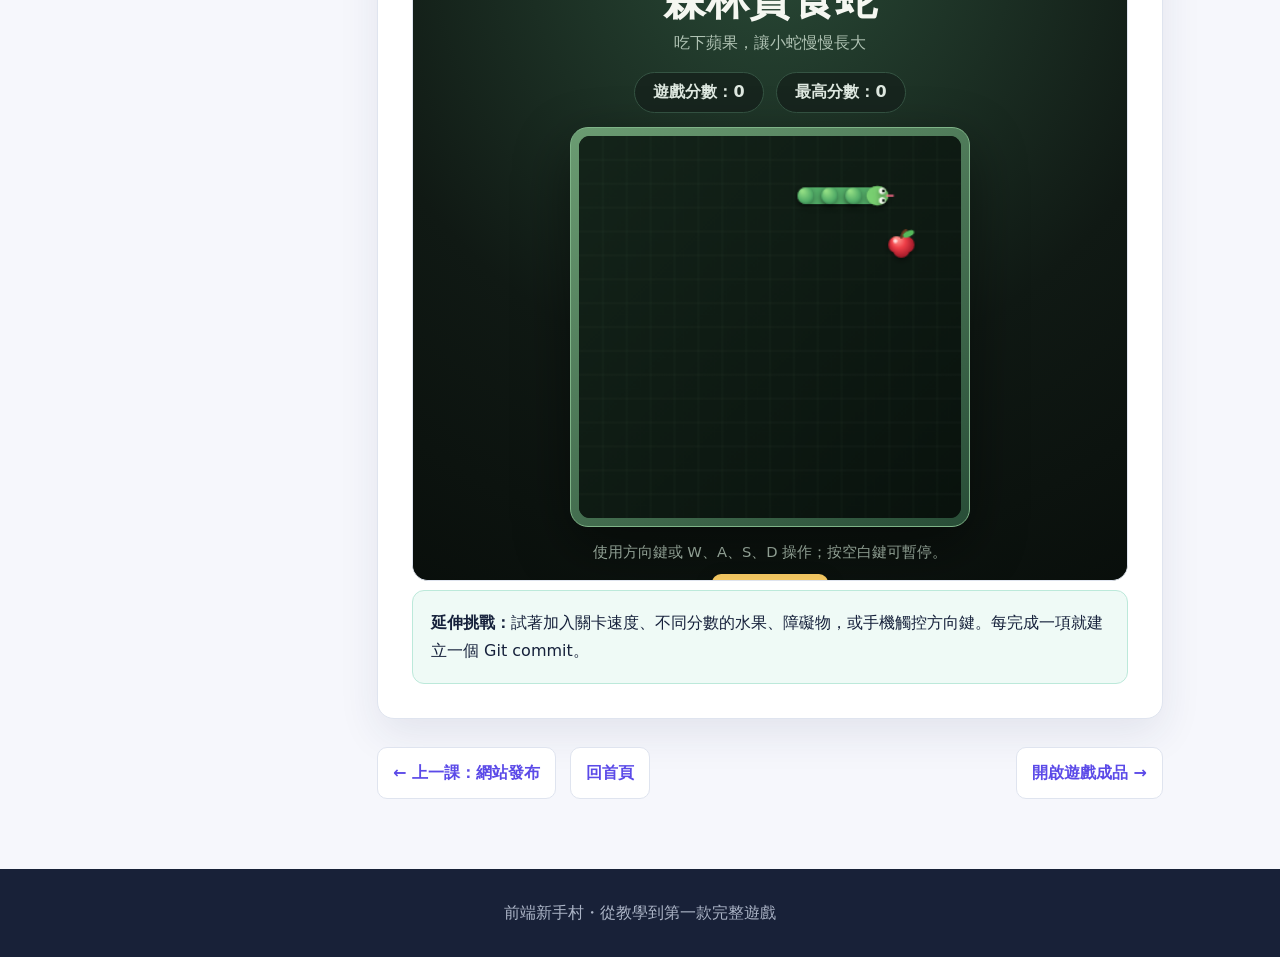
<file: beginner-snake.html>
<!doctype html>
<html lang="zh-Hant-TW">
<head>
  <meta charset="utf-8">
  <meta name="viewport" content="width=device-width,initial-scale=1">
  <meta name="description" content="從零開始製作 Canvas 森林貪食蛇遊戲的逐步教學。">
  <title>森林貪食蛇實作｜前端新手村</title>
  <link rel="stylesheet" href="styles.css">
</head>
<body>
  <header class="site-header">
    <a class="brand" href="index.html">前端新手村</a>
    <button class="menu-button" type="button" aria-expanded="false" aria-controls="site-nav">選單</button>
    <nav id="site-nav" class="site-nav" aria-label="主要導覽">
      <a href="index.html">課程首頁</a><a href="beginner-html.html">HTML</a><a href="beginner-css.html">CSS</a><a href="beginner-javascript.html">JavaScript</a><a href="beginner-git.html">Git 與 GitHub</a><a href="beginner-deploy.html">網站發布</a><a aria-current="page" href="beginner-snake.html">貪食蛇實作</a><a href="beginner-bouncing-ball.html">彈跳球實作</a><a href="beginner-card.html">翻牌配對</a><a href="beginner-zombie.html">殭屍閃避</a>
    </nav>
  </header>

  <main class="lesson-layout">
    <aside class="lesson-sidebar">
      <strong>實作步驟</strong>
      <nav><a href="#goal">成品與結構</a><a href="#canvas">1. 建立畫布</a><a href="#data">2. 建立資料</a><a href="#move">3. 讓蛇移動</a><a href="#control">4. 鍵盤控制</a><a href="#fruit">5. 果實與成長</a><a href="#collision">6. 碰撞判定</a><a href="#draw">7. 精緻造型</a><a href="#finish">8. 完成遊戲</a></nav>
    </aside>

    <article>
      <header class="lesson-title">
        <p class="eyebrow">Project 01・完整實作</p>
        <h1>森林貪食蛇</h1>
        <p>把 HTML、CSS 與 JavaScript 組合成一款完整遊戲。每一步先理解目的，再加入一小段程式碼。</p>
        <div class="project-actions"><a class="button" href="Snake/index.html" target="_blank" rel="noopener">直接玩完整成品</a><a class="button secondary" href="#canvas">從第一步開始</a></div>
      </header>

      <section id="goal" class="lesson-card">
        <span class="step-label">開始之前</span><h2>先拆解遊戲需要什麼</h2>
        <div class="concept-grid"><div><strong>Canvas</strong>負責畫出遊戲場地、蛇與蘋果。</div><div><strong>陣列</strong>依序保存蛇頭到蛇尾的位置。</div><div><strong>遊戲迴圈</strong>每隔固定時間更新一次位置。</div><div><strong>事件監聽</strong>接收方向鍵、WASD 和空白鍵。</div></div>
        <p>專案由兩個檔案組成：</p><div class="file-tree">Snake/
├── index.html　　畫面、計分板與樣式
└── content.js　 遊戲規則與 Canvas 繪圖</div>
      </section>

      <section id="canvas" class="lesson-card">
        <span class="step-label">步驟 1</span><h2>建立遊戲畫布</h2>
        <p>HTML 的 <code class="inline-code">canvas</code> 是一塊可由 JavaScript 繪圖的區域。先建立 320 × 320 像素畫布、分數文字與重新開始按鈕。</p>
        <pre><code>&lt;p id="myScore"&gt;遊戲分數：0&lt;/p&gt;
&lt;p id="myHighestScore"&gt;最高分數：0&lt;/p&gt;
&lt;canvas id="myCanvas" width="320" height="320"&gt;&lt;/canvas&gt;
&lt;button id="Start" type="button"&gt;開始新遊戲&lt;/button&gt;
&lt;script src="content.js"&gt;&lt;/script&gt;</code></pre>
        <p>在 JavaScript 取得畫布和 2D 繪圖工具：</p><pre><code>const canvas = document.querySelector('#myCanvas');
const ctx = canvas.getContext('2d');
const unit = 20;</code></pre><p class="tip"><code>unit</code> 是每次移動的距離。320 ÷ 20 = 16，因此場地共有 16 × 16 格。</p>
      </section>

      <section id="data" class="lesson-card">
        <span class="step-label">步驟 2</span><h2>用陣列表示一條蛇</h2>
        <p>每個物件代表蛇身的一節，第一個物件永遠是蛇頭。所有座標都保持 20 的倍數，蛇才會對齊格線。</p>
        <pre><code>let snake = [
  { x: 80, y: 40 }, // 蛇頭
  { x: 60, y: 40 },
  { x: 40, y: 40 },
  { x: 20, y: 40 }  // 蛇尾
];

let direction = 'Right';</code></pre>
        <p>移動的核心概念是：在陣列最前面加入新蛇頭，再移除最後一節蛇尾。蛇的長度不變，但看起來就向前移動了。</p>
      </section>

      <section id="move" class="lesson-card">
        <span class="step-label">步驟 3</span><h2>建立遊戲迴圈，讓蛇前進</h2>
        <p>先根據方向計算新座標，再用餘數讓蛇從右邊離開時回到左邊。</p>
        <pre><code>function tick() {
  const head = snake[0];
  const newHead = {
    x: (head.x + 20 + canvas.width) % canvas.width,
    y: head.y
  };

  snake.unshift(newHead);
  snake.pop();
  drawScene();
}

const timer = setInterval(tick, 115);</code></pre>
        <p class="tip"><code>setInterval</code> 每 115 毫秒執行一次 <code>tick</code>。數字越小，蛇移動越快。</p>
      </section>

      <section id="control" class="lesson-card">
        <span class="step-label">步驟 4</span><h2>加入四方向鍵盤控制</h2>
        <p>使用方向向量，把 Right、Down、Left、Up 分別轉換成 X、Y 的變化量。</p>
        <pre><code>const directions = {
  Right: { x: 1, y: 0 },
  Down:  { x: 0, y: 1 },
  Left:  { x: -1, y: 0 },
  Up:    { x: 0, y: -1 }
};

window.addEventListener('keydown', event =&gt; {
  const keyMap = {
    ArrowRight: 'Right', ArrowDown: 'Down',
    ArrowLeft: 'Left', ArrowUp: 'Up'
  };
  if (keyMap[event.key]) direction = keyMap[event.key];
});</code></pre>
        <p>正式版本還會檢查反方向：向右移動時不能立刻轉左，避免蛇頭直接撞進身體。</p>
      </section>

      <section id="fruit" class="lesson-card">
        <span class="step-label">步驟 5</span><h2>產生果實，吃到後讓蛇成長</h2>
        <p>隨機座標也必須對齊格線，並確認果實沒有出現在蛇身上。</p>
        <pre><code>function pickFruitLocation() {
  let position;
  do {
    position = {
      x: Math.floor(Math.random() * 16) * unit,
      y: Math.floor(Math.random() * 16) * unit
    };
  } while (snake.some(part =&gt;
    part.x === position.x &amp;&amp; part.y === position.y
  ));
  return position;
}</code></pre>
        <p>當新蛇頭與果實座標相同時，不要移除蛇尾，蛇就會多出一節；同時增加分數並重新選擇果實位置。</p>
        <pre><code>if (newHead.x === fruit.x &amp;&amp; newHead.y === fruit.y) {
  score += 1;
  fruit = pickFruitLocation();
} else {
  snake.pop();
}</code></pre>
      </section>

      <section id="collision" class="lesson-card">
        <span class="step-label">步驟 6</span><h2>判斷蛇是否撞到自己</h2>
        <p>在加入新蛇頭前，用 <code class="inline-code">some()</code> 檢查新座標是否與身體任一節相同。</p>
        <pre><code>const hitBody = snake.some(part =&gt;
  part.x === newHead.x &amp;&amp; part.y === newHead.y
);

if (hitBody) {
  clearInterval(timer);
  gameOver = true;
  drawScene();
  return;
}</code></pre>
        <p class="tip">若這一步放在移動之後才檢查，畫面可能會多走一格；遊戲規則的執行順序非常重要。</p>
      </section>

      <section id="draw" class="lesson-card">
        <span class="step-label">步驟 7</span><h2>把方塊畫成蛇與蘋果</h2>
        <p>蛇身用圓角線連接每節中心，再用圓形與漸層增加立體感。蛇頭另外畫橢圓、眼睛和舌頭。</p>
        <pre><code>ctx.lineCap = 'round';
ctx.lineJoin = 'round';
ctx.lineWidth = 14;
ctx.strokeStyle = '#53ad68';

ctx.beginPath();
ctx.moveTo(bodyX, bodyY);
ctx.lineTo(nextX, nextY);
ctx.stroke();</code></pre>
        <p>蘋果則用三個相疊的圓形形成果肉，再補上果梗、葉片和高光：</p>
        <pre><code>ctx.fillStyle = '#ef3f48';
ctx.beginPath();
ctx.arc(cx - 4, cy, 7, 0, Math.PI * 2);
ctx.arc(cx + 4, cy, 7, 0, Math.PI * 2);
ctx.arc(cx, cy + 4, 7, 0, Math.PI * 2);
ctx.fill();</code></pre>
      </section>

      <section id="finish" class="lesson-card">
        <span class="step-label">步驟 8</span><h2>組合成完整遊戲</h2>
        <p>最後加入最高分的 <code class="inline-code">localStorage</code>、空白鍵暫停、遊戲結束遮罩與重新開始按鈕。下方嵌入的就是 <code class="inline-code">Snake/index.html</code> 成品，可以直接操作。</p>
        <div class="project-actions"><a class="button" href="Snake/index.html" target="_blank" rel="noopener">在新分頁開啟成品</a></div>
        <iframe class="game-preview" src="Snake/index.html" title="森林貪食蛇完整成品"></iframe>
        <div class="exercise"><strong>延伸挑戰：</strong>試著加入關卡速度、不同分數的水果、障礙物，或手機觸控方向鍵。每完成一項就建立一個 Git commit。</div>
      </section>

      <nav class="lesson-nav" aria-label="課程切換"><a href="beginner-deploy.html">← 上一課：網站發布</a><a href="index.html">回首頁</a><a href="Snake/index.html">開啟遊戲成品 →</a></nav>
    </article>
  </main>
  <footer>前端新手村・從教學到第一款完整遊戲</footer>
  <script src="script.js"></script>
</body>
</html>
</file>
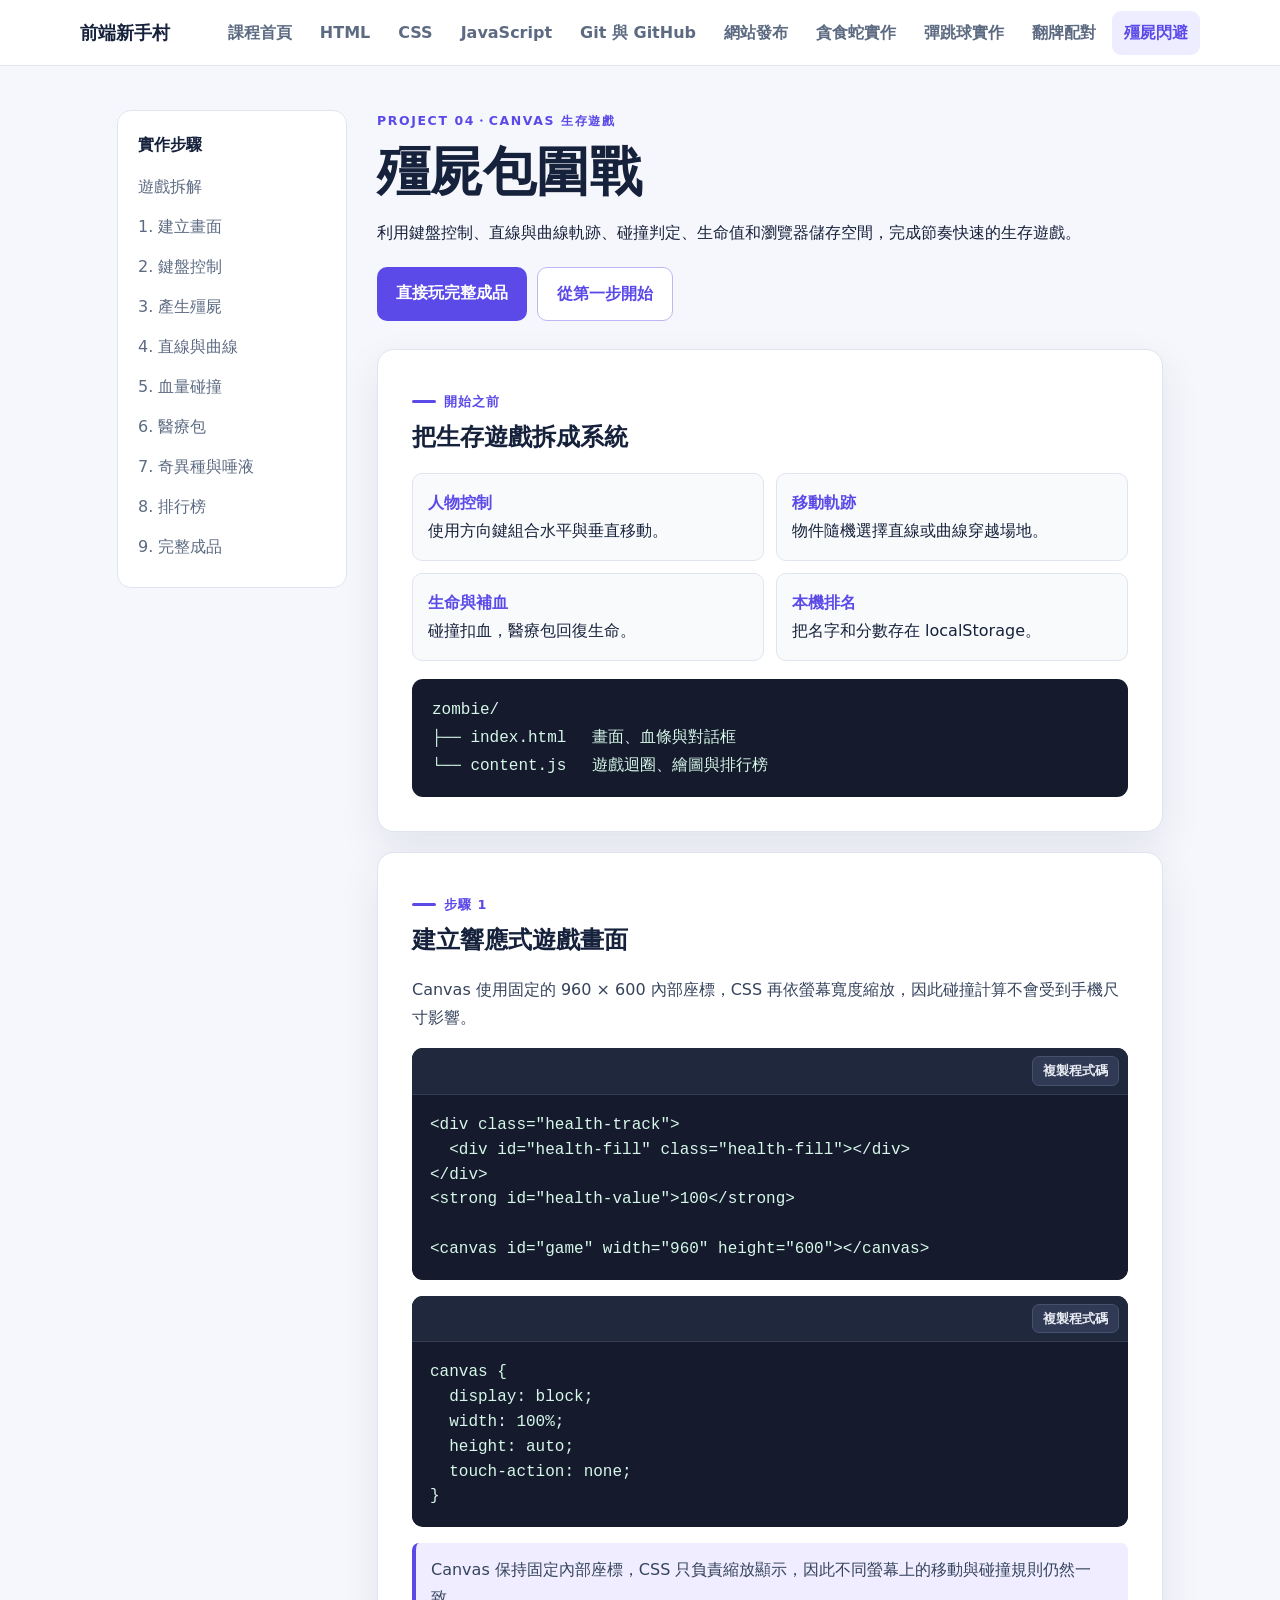
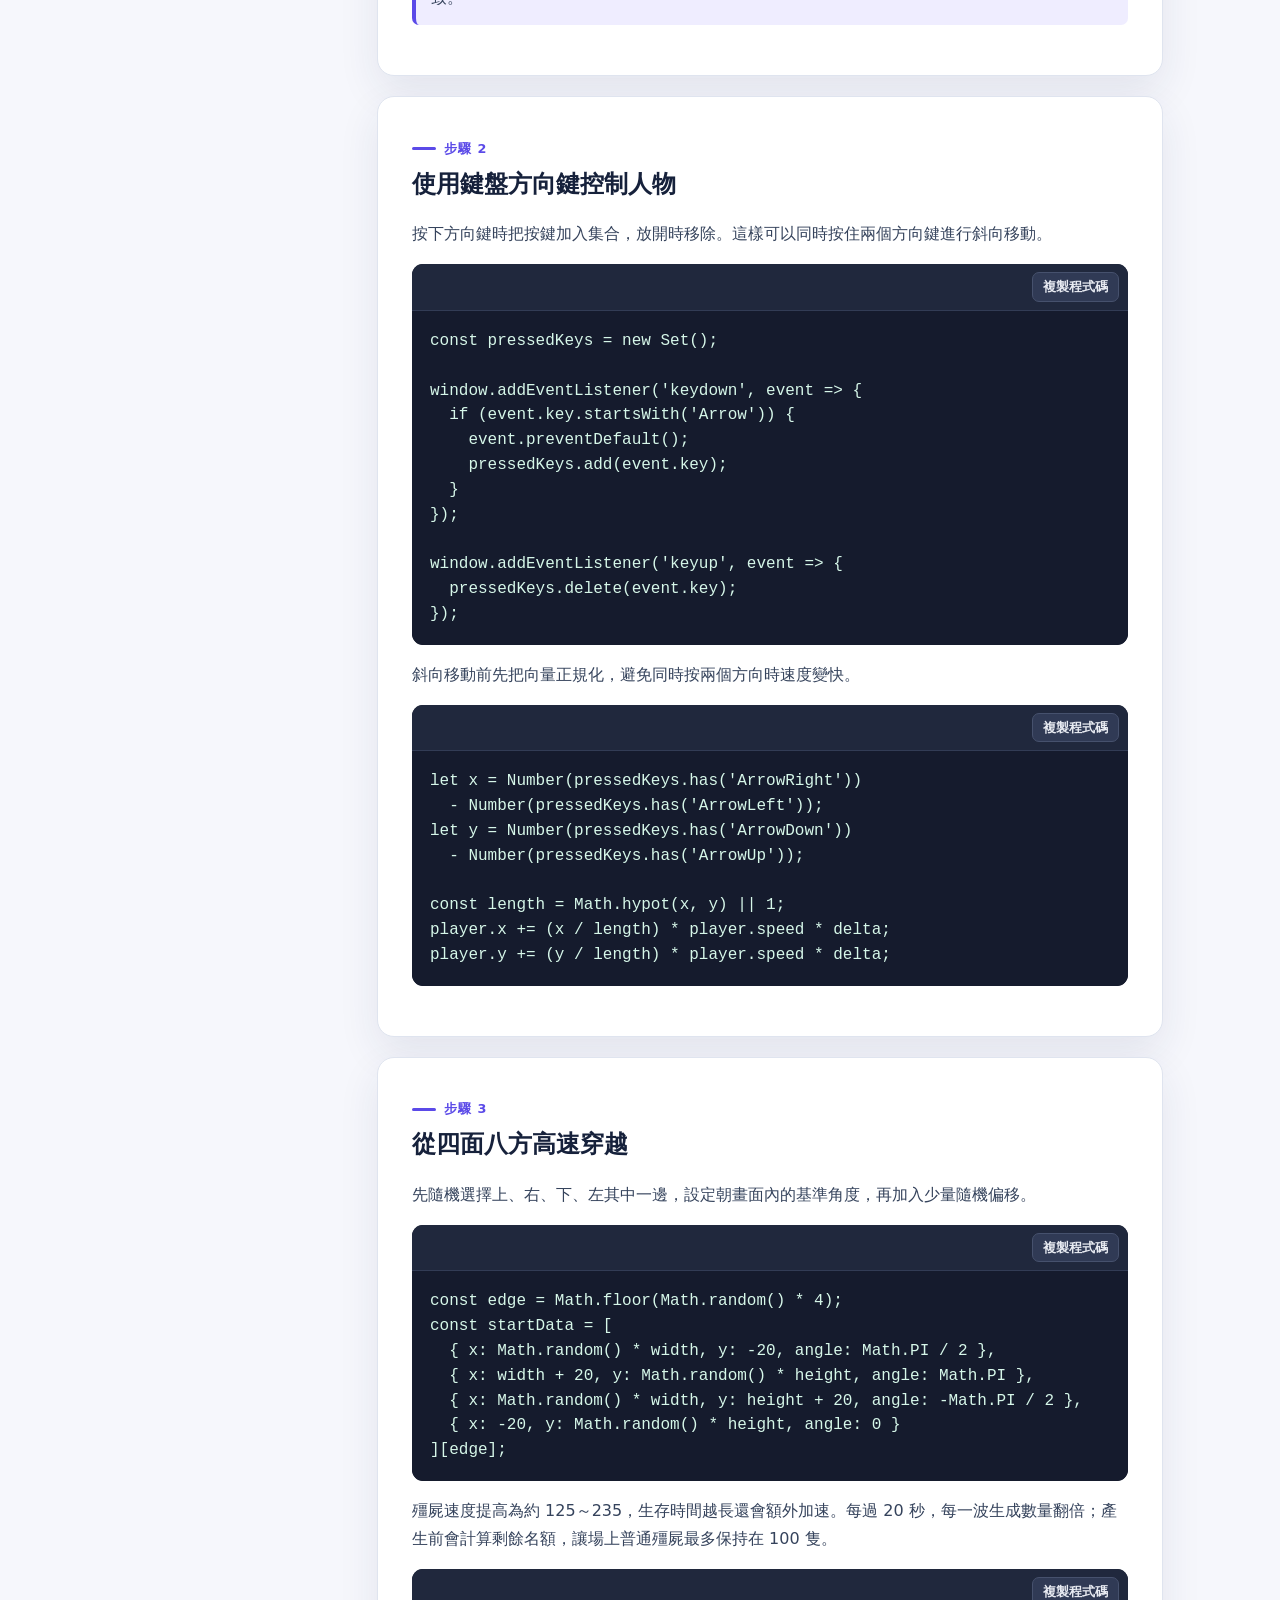
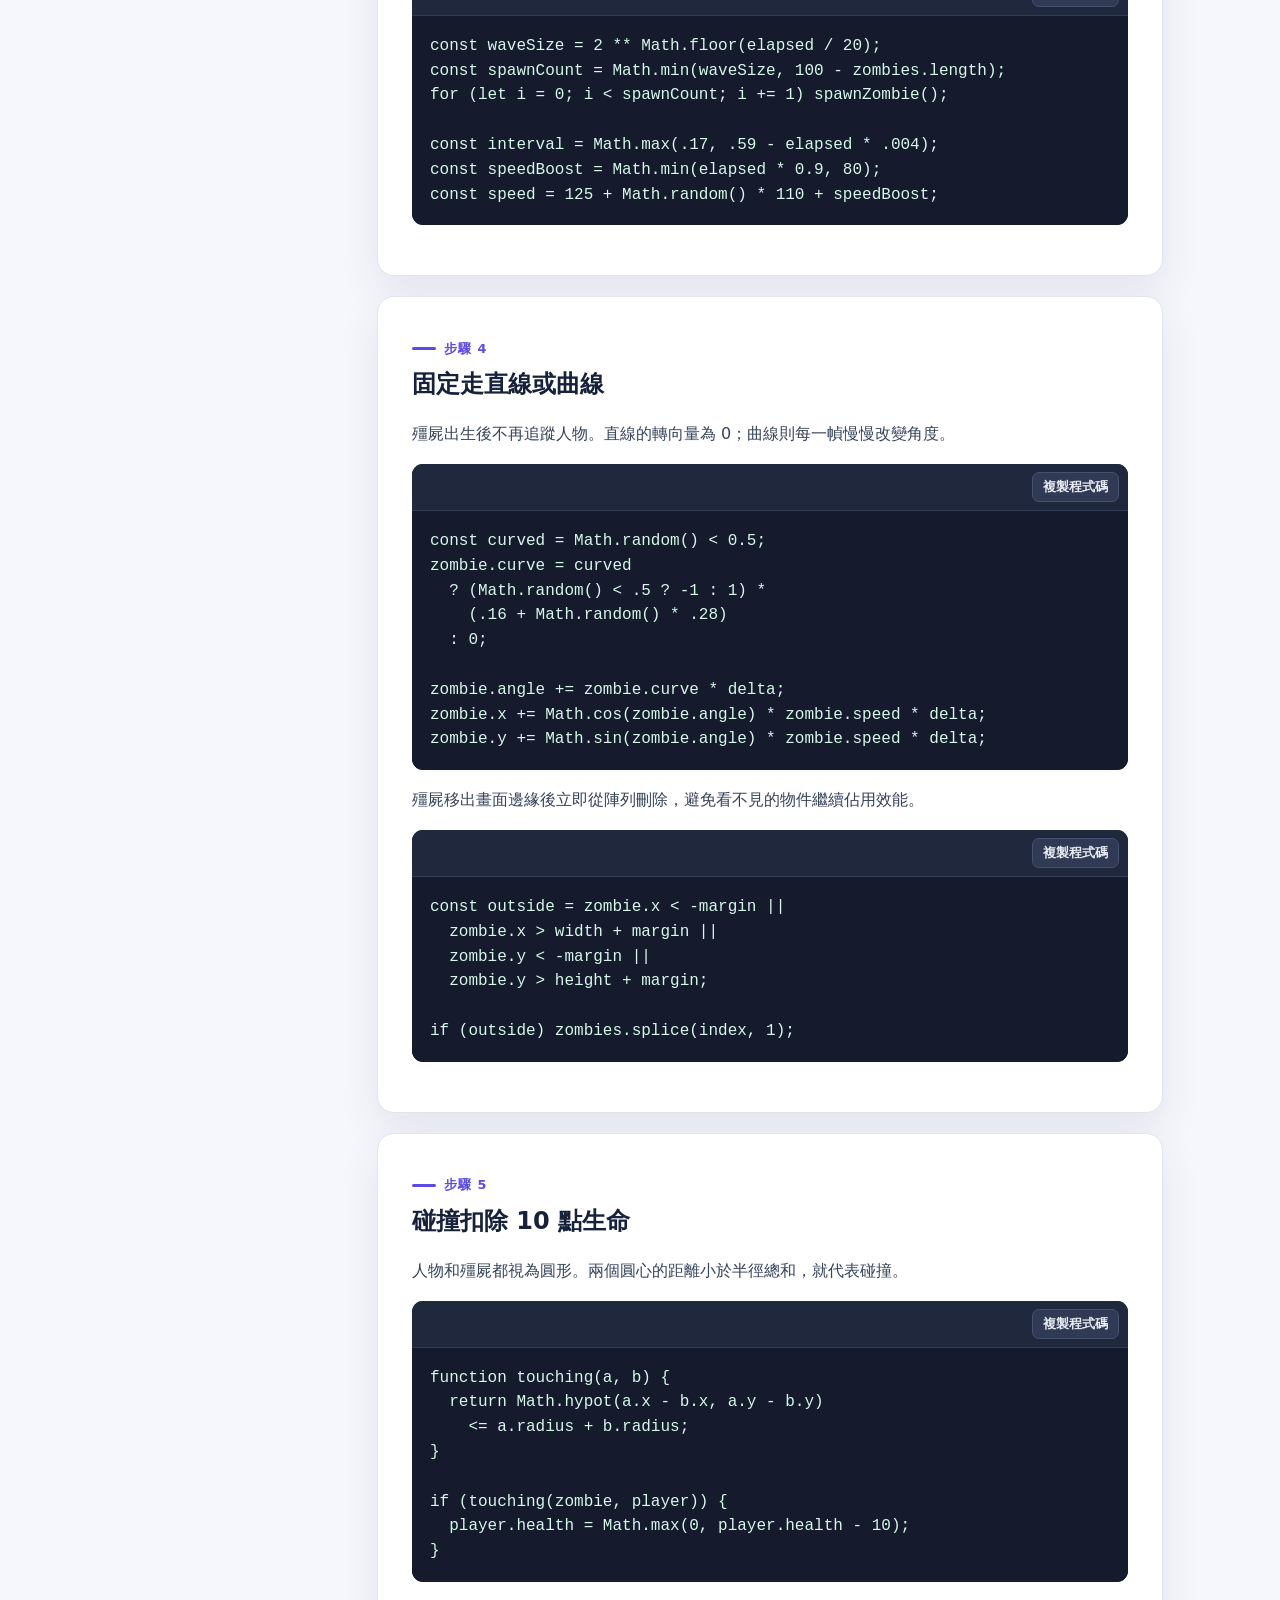
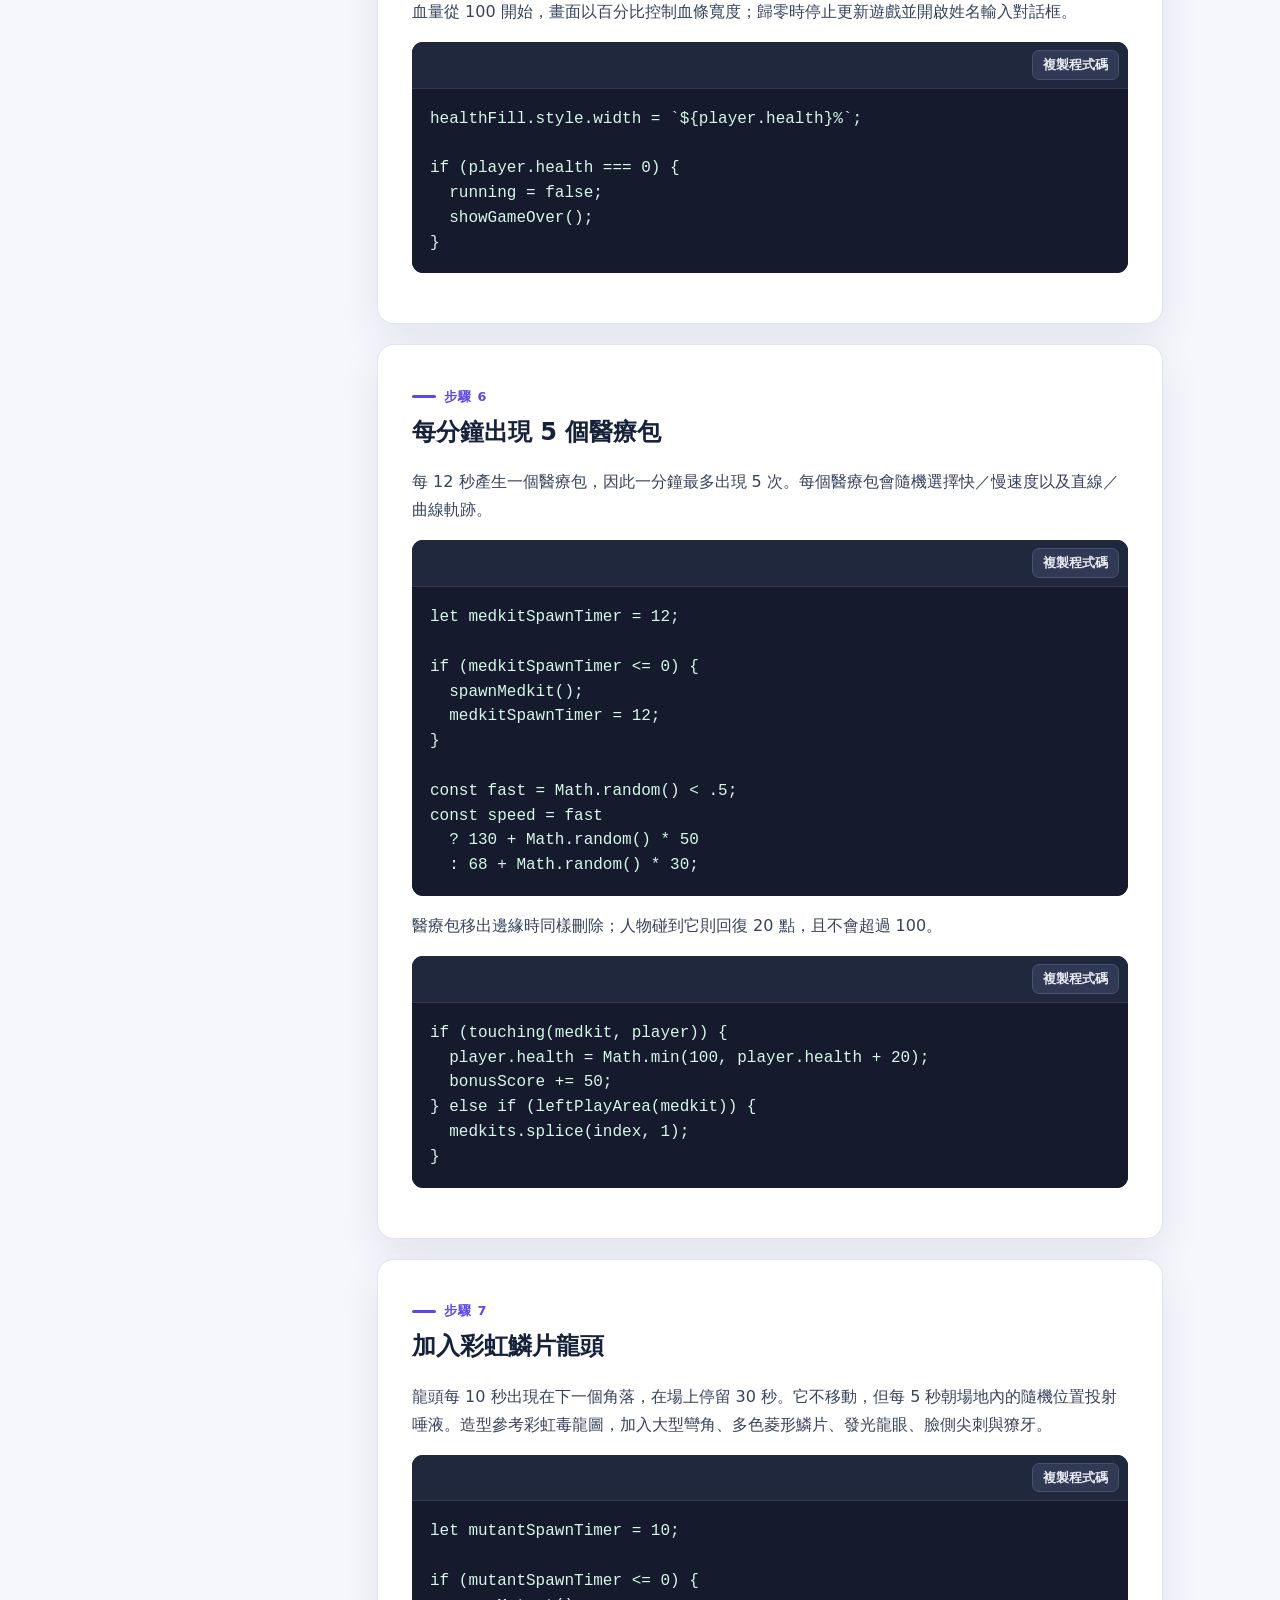
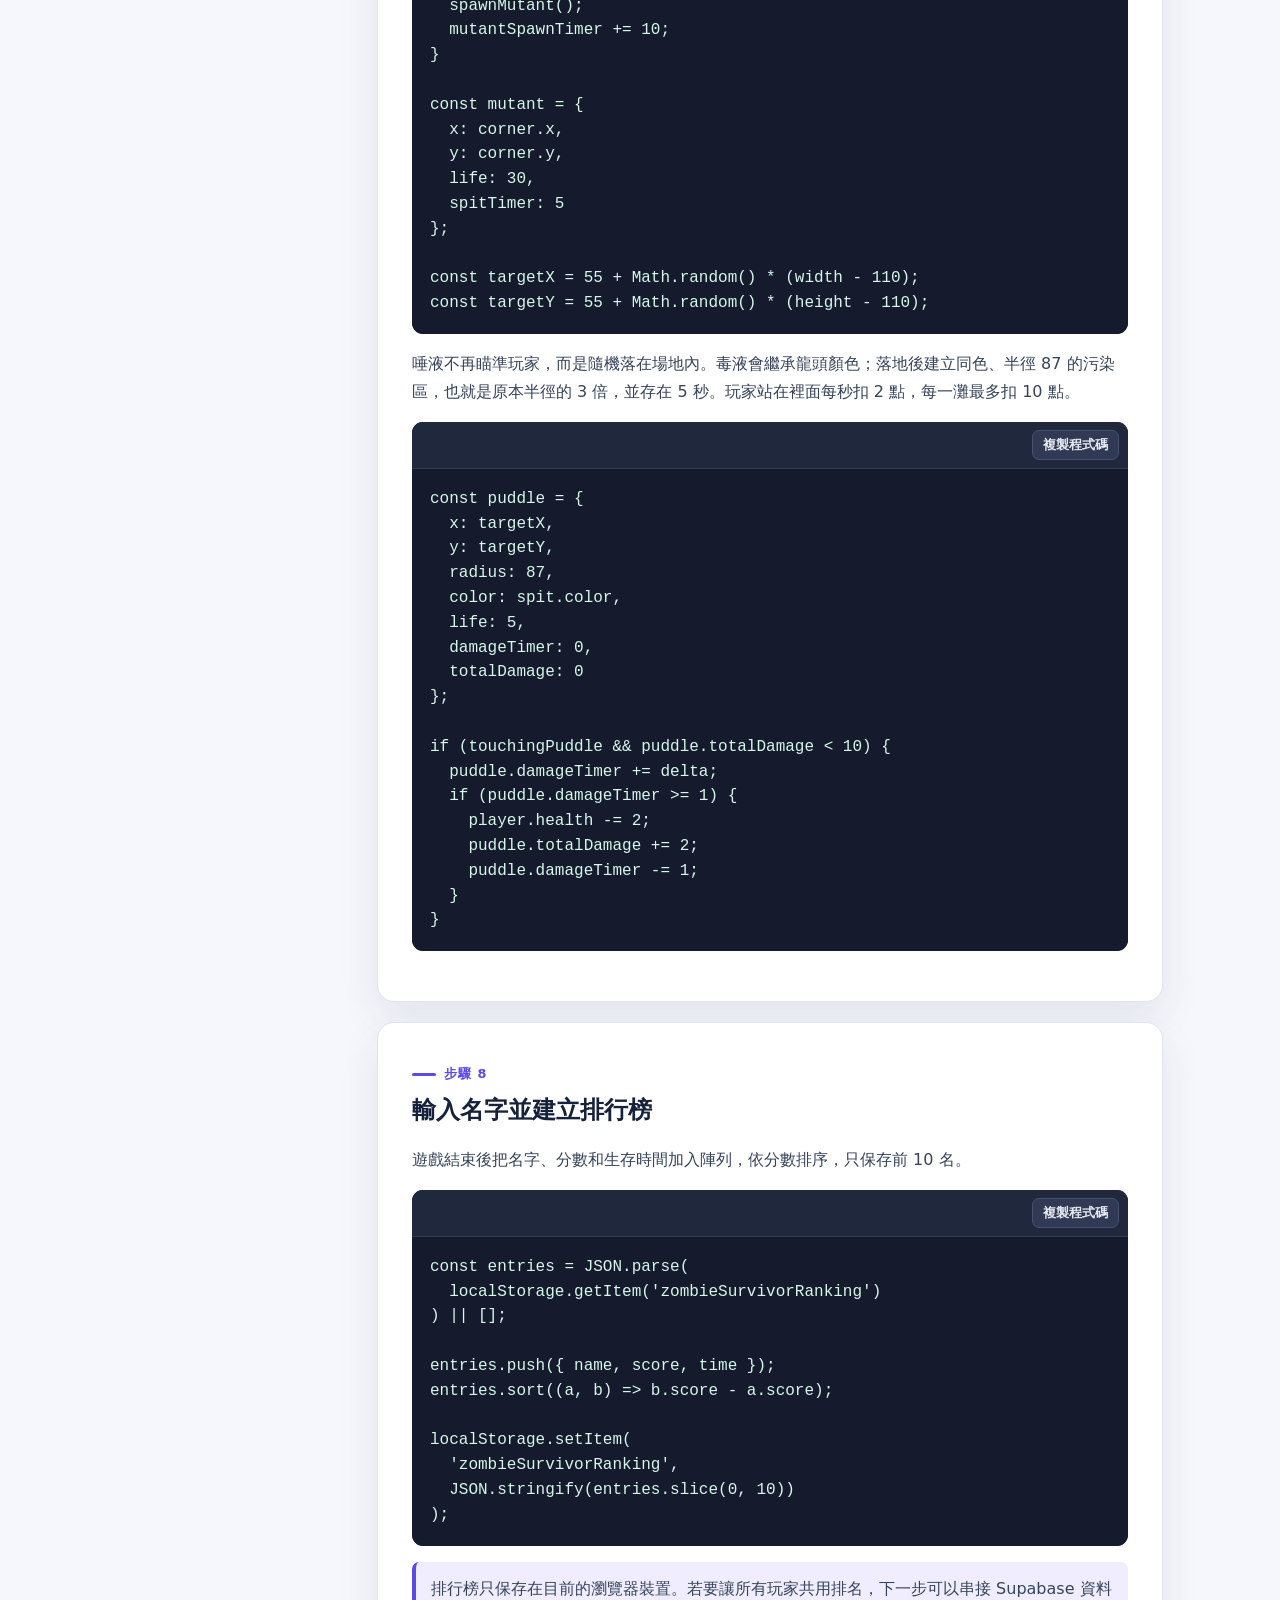
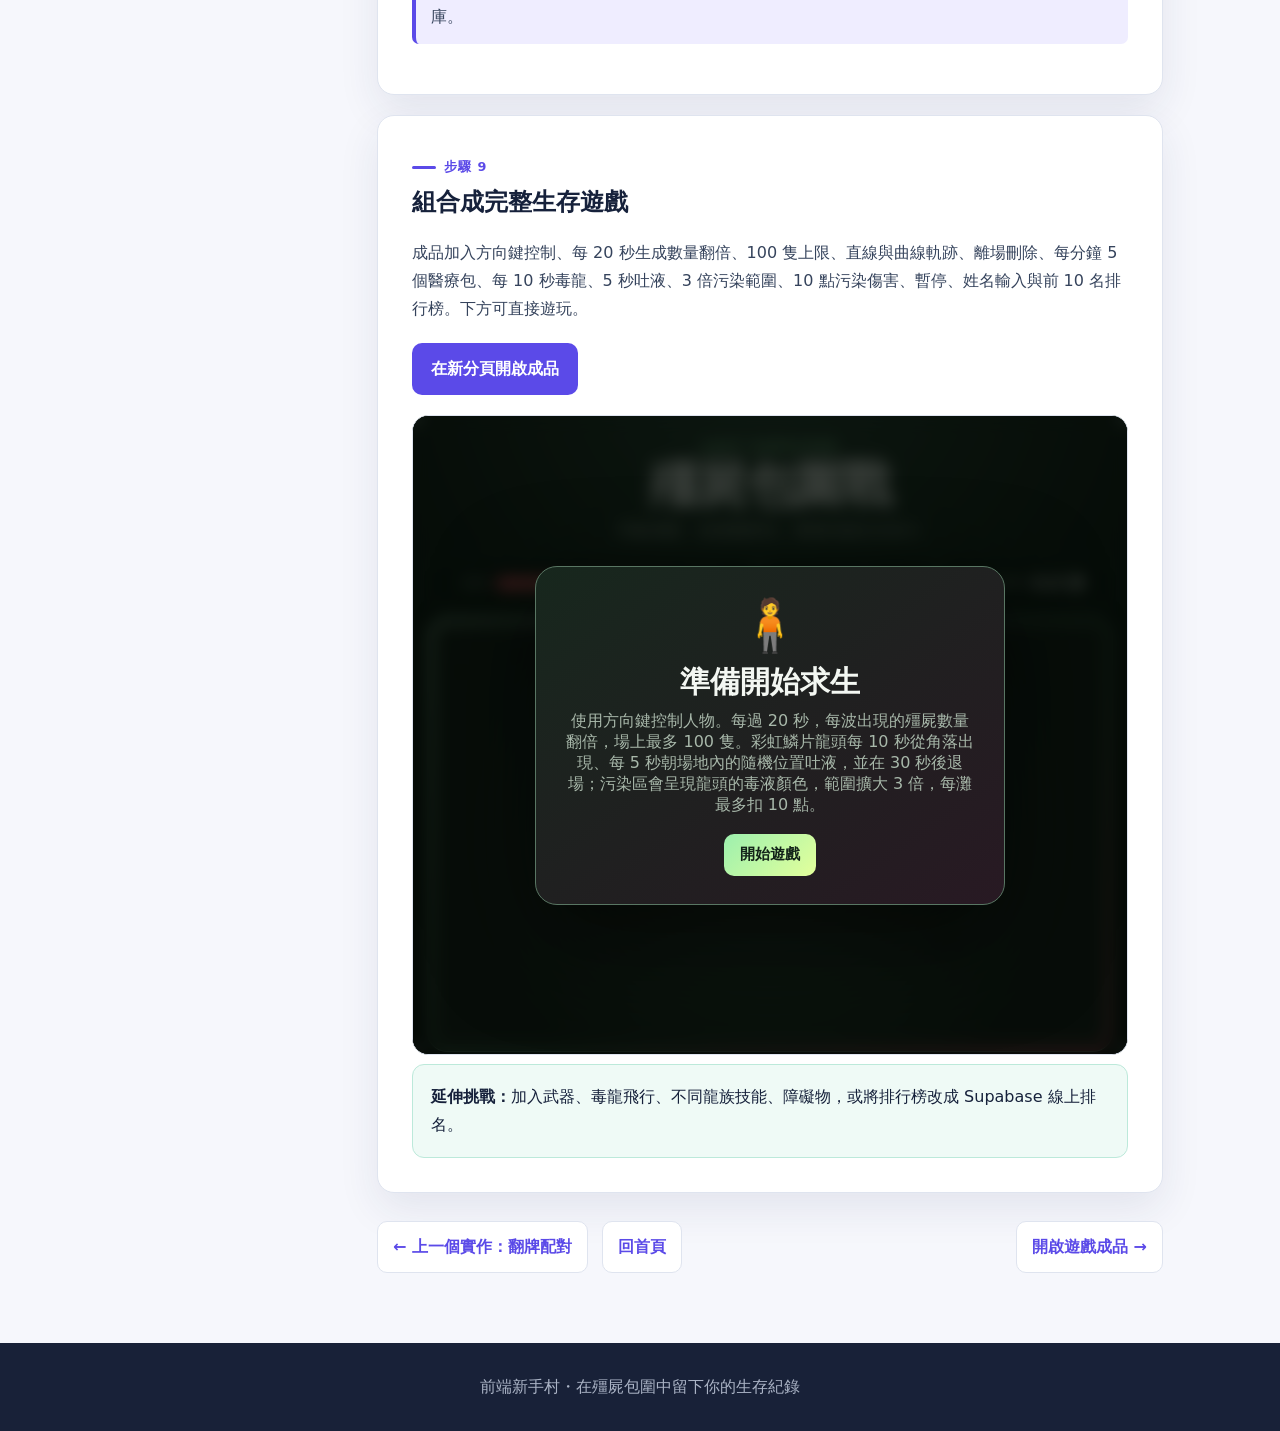
<file: beginner-zombie.html>
<!doctype html>
<html lang="zh-Hant-TW">
<head>
  <meta charset="utf-8">
  <meta name="viewport" content="width=device-width,initial-scale=1">
  <meta name="description" content="從零開始製作殭屍閃避生存遊戲的逐步教學。">
  <title>殭屍閃避實作｜前端新手村</title>
  <link rel="stylesheet" href="styles.css">
</head>
<body>
  <header class="site-header"><a class="brand" href="index.html">前端新手村</a><button class="menu-button" type="button" aria-expanded="false" aria-controls="site-nav">選單</button><nav id="site-nav" class="site-nav" aria-label="主要導覽"><a href="index.html">課程首頁</a><a href="beginner-html.html">HTML</a><a href="beginner-css.html">CSS</a><a href="beginner-javascript.html">JavaScript</a><a href="beginner-git.html">Git 與 GitHub</a><a href="beginner-deploy.html">網站發布</a><a href="beginner-snake.html">貪食蛇實作</a><a href="beginner-bouncing-ball.html">彈跳球實作</a><a href="beginner-card.html">翻牌配對</a><a aria-current="page" href="beginner-zombie.html">殭屍閃避</a></nav></header>

  <main class="lesson-layout">
    <aside class="lesson-sidebar"><strong>實作步驟</strong><nav><a href="#goal">遊戲拆解</a><a href="#canvas">1. 建立畫面</a><a href="#control">2. 鍵盤控制</a><a href="#spawn">3. 產生殭屍</a><a href="#chase">4. 直線與曲線</a><a href="#health">5. 血量碰撞</a><a href="#medkit">6. 醫療包</a><a href="#mutant">7. 奇異種與唾液</a><a href="#ranking">8. 排行榜</a><a href="#finish">9. 完整成品</a></nav></aside>
    <article>
      <header class="lesson-title"><p class="eyebrow">Project 04・Canvas 生存遊戲</p><h1>殭屍包圍戰</h1><p>利用鍵盤控制、直線與曲線軌跡、碰撞判定、生命值和瀏覽器儲存空間，完成節奏快速的生存遊戲。</p><div class="project-actions"><a class="button" href="zombie/index.html" target="_blank" rel="noopener">直接玩完整成品</a><a class="button secondary" href="#canvas">從第一步開始</a></div></header>

      <section id="goal" class="lesson-card"><span class="step-label">開始之前</span><h2>把生存遊戲拆成系統</h2><div class="concept-grid"><div><strong>人物控制</strong>使用方向鍵組合水平與垂直移動。</div><div><strong>移動軌跡</strong>物件隨機選擇直線或曲線穿越場地。</div><div><strong>生命與補血</strong>碰撞扣血，醫療包回復生命。</div><div><strong>本機排名</strong>把名字和分數存在 localStorage。</div></div><div class="file-tree">zombie/
├── index.html　 畫面、血條與對話框
└── content.js　 遊戲迴圈、繪圖與排行榜</div></section>

      <section id="canvas" class="lesson-card"><span class="step-label">步驟 1</span><h2>建立響應式遊戲畫面</h2><p>Canvas 使用固定的 960 × 600 內部座標，CSS 再依螢幕寬度縮放，因此碰撞計算不會受到手機尺寸影響。</p><pre><code>&lt;div class="health-track"&gt;
  &lt;div id="health-fill" class="health-fill"&gt;&lt;/div&gt;
&lt;/div&gt;
&lt;strong id="health-value"&gt;100&lt;/strong&gt;

&lt;canvas id="game" width="960" height="600"&gt;&lt;/canvas&gt;</code></pre><pre><code>canvas {
  display: block;
  width: 100%;
  height: auto;
  touch-action: none;
}</code></pre><p class="tip">Canvas 保持固定內部座標，CSS 只負責縮放顯示，因此不同螢幕上的移動與碰撞規則仍然一致。</p></section>

      <section id="control" class="lesson-card"><span class="step-label">步驟 2</span><h2>使用鍵盤方向鍵控制人物</h2><p>按下方向鍵時把按鍵加入集合，放開時移除。這樣可以同時按住兩個方向鍵進行斜向移動。</p><pre><code>const pressedKeys = new Set();

window.addEventListener('keydown', event =&gt; {
  if (event.key.startsWith('Arrow')) {
    event.preventDefault();
    pressedKeys.add(event.key);
  }
});

window.addEventListener('keyup', event =&gt; {
  pressedKeys.delete(event.key);
});</code></pre><p>斜向移動前先把向量正規化，避免同時按兩個方向時速度變快。</p><pre><code>let x = Number(pressedKeys.has('ArrowRight'))
  - Number(pressedKeys.has('ArrowLeft'));
let y = Number(pressedKeys.has('ArrowDown'))
  - Number(pressedKeys.has('ArrowUp'));

const length = Math.hypot(x, y) || 1;
player.x += (x / length) * player.speed * delta;
player.y += (y / length) * player.speed * delta;</code></pre></section>

      <section id="spawn" class="lesson-card"><span class="step-label">步驟 3</span><h2>從四面八方高速穿越</h2><p>先隨機選擇上、右、下、左其中一邊，設定朝畫面內的基準角度，再加入少量隨機偏移。</p><pre><code>const edge = Math.floor(Math.random() * 4);
const startData = [
  { x: Math.random() * width, y: -20, angle: Math.PI / 2 },
  { x: width + 20, y: Math.random() * height, angle: Math.PI },
  { x: Math.random() * width, y: height + 20, angle: -Math.PI / 2 },
  { x: -20, y: Math.random() * height, angle: 0 }
][edge];</code></pre><p>殭屍速度提高為約 125～235，生存時間越長還會額外加速。每過 20 秒，每一波生成數量翻倍；產生前會計算剩餘名額，讓場上普通殭屍最多保持在 100 隻。</p><pre><code>const waveSize = 2 ** Math.floor(elapsed / 20);
const spawnCount = Math.min(waveSize, 100 - zombies.length);
for (let i = 0; i &lt; spawnCount; i += 1) spawnZombie();

const interval = Math.max(.17, .59 - elapsed * .004);
const speedBoost = Math.min(elapsed * 0.9, 80);
const speed = 125 + Math.random() * 110 + speedBoost;</code></pre></section>

      <section id="chase" class="lesson-card"><span class="step-label">步驟 4</span><h2>固定走直線或曲線</h2><p>殭屍出生後不再追蹤人物。直線的轉向量為 0；曲線則每一幀慢慢改變角度。</p><pre><code>const curved = Math.random() &lt; 0.5;
zombie.curve = curved
  ? (Math.random() &lt; .5 ? -1 : 1) *
    (.16 + Math.random() * .28)
  : 0;

zombie.angle += zombie.curve * delta;
zombie.x += Math.cos(zombie.angle) * zombie.speed * delta;
zombie.y += Math.sin(zombie.angle) * zombie.speed * delta;</code></pre><p>殭屍移出畫面邊緣後立即從陣列刪除，避免看不見的物件繼續佔用效能。</p><pre><code>const outside = zombie.x &lt; -margin ||
  zombie.x &gt; width + margin ||
  zombie.y &lt; -margin ||
  zombie.y &gt; height + margin;

if (outside) zombies.splice(index, 1);</code></pre></section>

      <section id="health" class="lesson-card"><span class="step-label">步驟 5</span><h2>碰撞扣除 10 點生命</h2><p>人物和殭屍都視為圓形。兩個圓心的距離小於半徑總和，就代表碰撞。</p><pre><code>function touching(a, b) {
  return Math.hypot(a.x - b.x, a.y - b.y)
    &lt;= a.radius + b.radius;
}

if (touching(zombie, player)) {
  player.health = Math.max(0, player.health - 10);
}</code></pre><p>血量從 100 開始，畫面以百分比控制血條寬度；歸零時停止更新遊戲並開啟姓名輸入對話框。</p><pre><code>healthFill.style.width = `${player.health}%`;

if (player.health === 0) {
  running = false;
  showGameOver();
}</code></pre></section>

      <section id="medkit" class="lesson-card"><span class="step-label">步驟 6</span><h2>每分鐘出現 5 個醫療包</h2><p>每 12 秒產生一個醫療包，因此一分鐘最多出現 5 次。每個醫療包會隨機選擇快／慢速度以及直線／曲線軌跡。</p><pre><code>let medkitSpawnTimer = 12;

if (medkitSpawnTimer &lt;= 0) {
  spawnMedkit();
  medkitSpawnTimer = 12;
}

const fast = Math.random() &lt; .5;
const speed = fast
  ? 130 + Math.random() * 50
  : 68 + Math.random() * 30;</code></pre><p>醫療包移出邊緣時同樣刪除；人物碰到它則回復 20 點，且不會超過 100。</p><pre><code>if (touching(medkit, player)) {
  player.health = Math.min(100, player.health + 20);
  bonusScore += 50;
} else if (leftPlayArea(medkit)) {
  medkits.splice(index, 1);
}</code></pre></section>

      <section id="mutant" class="lesson-card"><span class="step-label">步驟 7</span><h2>加入彩虹鱗片龍頭</h2><p>龍頭每 10 秒出現在下一個角落，在場上停留 30 秒。它不移動，但每 5 秒朝場地內的隨機位置投射唾液。造型參考彩虹毒龍圖，加入大型彎角、多色菱形鱗片、發光龍眼、臉側尖刺與獠牙。</p><pre><code>let mutantSpawnTimer = 10;

if (mutantSpawnTimer &lt;= 0) {
  spawnMutant();
  mutantSpawnTimer += 10;
}

const mutant = {
  x: corner.x,
  y: corner.y,
  life: 30,
  spitTimer: 5
};

const targetX = 55 + Math.random() * (width - 110);
const targetY = 55 + Math.random() * (height - 110);</code></pre><p>唾液不再瞄準玩家，而是隨機落在場地內。毒液會繼承龍頭顏色；落地後建立同色、半徑 87 的污染區，也就是原本半徑的 3 倍，並存在 5 秒。玩家站在裡面每秒扣 2 點，每一灘最多扣 10 點。</p><pre><code>const puddle = {
  x: targetX,
  y: targetY,
  radius: 87,
  color: spit.color,
  life: 5,
  damageTimer: 0,
  totalDamage: 0
};

if (touchingPuddle &amp;&amp; puddle.totalDamage &lt; 10) {
  puddle.damageTimer += delta;
  if (puddle.damageTimer &gt;= 1) {
    player.health -= 2;
    puddle.totalDamage += 2;
    puddle.damageTimer -= 1;
  }
}</code></pre></section>

      <section id="ranking" class="lesson-card"><span class="step-label">步驟 8</span><h2>輸入名字並建立排行榜</h2><p>遊戲結束後把名字、分數和生存時間加入陣列，依分數排序，只保存前 10 名。</p><pre><code>const entries = JSON.parse(
  localStorage.getItem('zombieSurvivorRanking')
) || [];

entries.push({ name, score, time });
entries.sort((a, b) =&gt; b.score - a.score);

localStorage.setItem(
  'zombieSurvivorRanking',
  JSON.stringify(entries.slice(0, 10))
);</code></pre><p class="tip">排行榜只保存在目前的瀏覽器裝置。若要讓所有玩家共用排名，下一步可以串接 Supabase 資料庫。</p></section>

      <section id="finish" class="lesson-card"><span class="step-label">步驟 9</span><h2>組合成完整生存遊戲</h2><p>成品加入方向鍵控制、每 20 秒生成數量翻倍、100 隻上限、直線與曲線軌跡、離場刪除、每分鐘 5 個醫療包、每 10 秒毒龍、5 秒吐液、3 倍污染範圍、10 點污染傷害、暫停、姓名輸入與前 10 名排行榜。下方可直接遊玩。</p><div class="project-actions"><a class="button" href="zombie/index.html" target="_blank" rel="noopener">在新分頁開啟成品</a></div><iframe class="game-preview" src="zombie/index.html" title="殭屍包圍戰完整成品"></iframe><div class="exercise"><strong>延伸挑戰：</strong>加入武器、毒龍飛行、不同龍族技能、障礙物，或將排行榜改成 Supabase 線上排名。</div></section>

      <nav class="lesson-nav" aria-label="課程切換"><a href="beginner-card.html">← 上一個實作：翻牌配對</a><a href="index.html">回首頁</a><a href="zombie/index.html">開啟遊戲成品 →</a></nav>
    </article>
  </main>
  <footer>前端新手村・在殭屍包圍中留下你的生存紀錄</footer>
  <script src="script.js"></script>
</body>
</html>
</file>
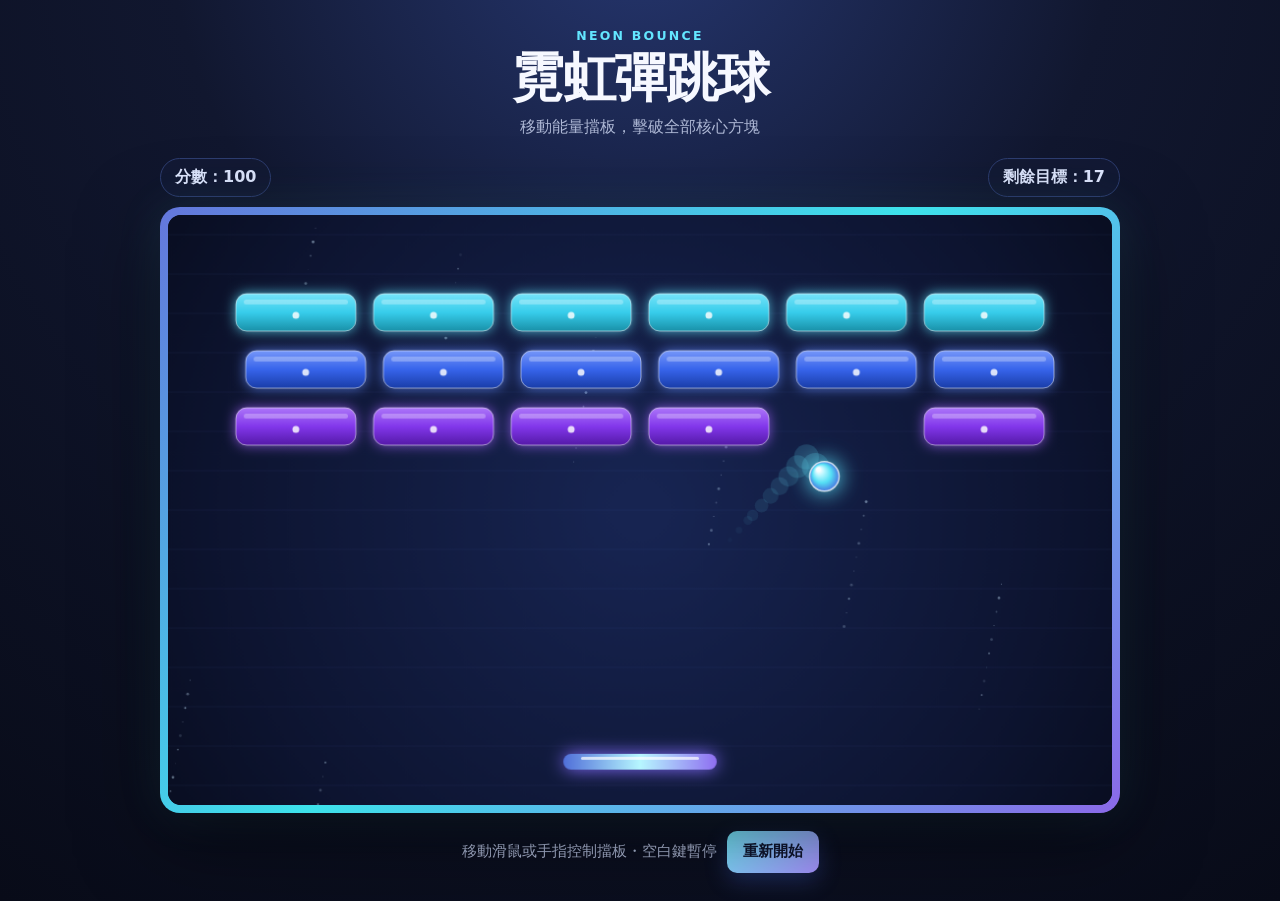
<file: bouncing ball/ball.html>
<!doctype html>
<html lang="zh-Hant-TW">
<head>
  <meta charset="utf-8">
  <meta name="viewport" content="width=device-width,initial-scale=1">
  <meta name="description" content="使用滑鼠或觸控板操作的霓虹彈跳球遊戲。">
  <title>霓虹彈跳球</title>
  <style>
    :root{--ink:#f6f8ff;--muted:#aeb8d5;--panel:#131a35;--line:#2d3d70;--cyan:#63e6ff;--violet:#9277ff}
    *{box-sizing:border-box}
    body{min-height:100vh;margin:0;padding:28px 18px;color:var(--ink);background:radial-gradient(circle at 50% -10%,#263771 0,#11172f 40%,#080b18 100%);font-family:"Microsoft JhengHei",system-ui,sans-serif;text-align:center}
    main{width:min(100%,1040px);margin:auto}
    .eyebrow{margin:0 0 5px;color:var(--cyan);font-size:.78rem;font-weight:900;letter-spacing:.18em;text-transform:uppercase}
    h1{margin:0;font-size:clamp(2rem,7vw,3.3rem);line-height:1.15;letter-spacing:-.03em}
    .subtitle{margin:8px 0 20px;color:var(--muted)}
    .hud{display:flex;justify-content:space-between;gap:10px;width:min(100%,960px);margin:0 auto 10px}
    .hud p{margin:0;padding:8px 14px;color:#dfe7ff;background:rgba(19,26,53,.85);border:1px solid var(--line);border-radius:99px;font-weight:800}
    .game-shell{position:relative;width:min(100%,960px);margin:auto;padding:8px;background:linear-gradient(135deg,#6476dc,#3de2eb 48%,#8b69e8);border-radius:20px;box-shadow:0 24px 80px rgba(0,0,0,.5),0 0 45px rgba(99,230,255,.12)}
    canvas{display:block;width:100%;height:auto;background:#080c1e;border-radius:13px;touch-action:none;cursor:crosshair}
    .controls{display:flex;justify-content:center;align-items:center;flex-wrap:wrap;gap:10px;margin-top:18px}
    .help{margin:0;color:var(--muted);font-size:.93rem}
    button{min-height:42px;padding:9px 16px;color:#101630;background:linear-gradient(135deg,#77ecff,#a791ff);border:0;border-radius:10px;font:900 .95rem "Microsoft JhengHei",system-ui,sans-serif;cursor:pointer;box-shadow:0 8px 22px rgba(68,102,220,.3)}
    button:hover{filter:brightness(1.08);transform:translateY(-1px)}
    button:focus-visible{outline:3px solid #fff;outline-offset:3px}
    @media(max-width:600px){body{padding:20px 10px}.subtitle{font-size:.92rem}.hud p{flex:1;padding:7px 9px;font-size:.88rem}.game-shell{padding:5px;border-radius:14px}.controls{align-items:stretch}.help{width:100%}}
    @media(prefers-reduced-motion:reduce){button{transition:none}}
  </style>
</head>
<body>
  <main>
    <p class="eyebrow">Neon Bounce</p>
    <h1>霓虹彈跳球</h1>
    <p class="subtitle">移動能量擋板，擊破全部核心方塊</p>
    <div class="hud" aria-live="polite">
      <p id="score">分數：0</p>
      <p id="remaining">剩餘目標：18</p>
    </div>
    <div class="game-shell">
      <canvas id="myCanvas" width="960" height="600" aria-label="彈跳球遊戲區域"></canvas>
    </div>
    <div class="controls">
      <p class="help">移動滑鼠或手指控制擋板・空白鍵暫停</p>
      <button id="restart" type="button">重新開始</button>
    </div>
  </main>
  <script src="./content.js"></script>
</body>
</html>
</file>
<file: styles.css>
:root{--ink:#16213b;--muted:#5d6b82;--brand:#5b4ae8;--brand-dark:#4031bc;--accent:#19a981;--bg:#f6f7fc;--surface:#fff;--line:#dfe4ef;--code:#151b2d;--shadow:0 16px 42px rgba(38,45,89,.09)}
*{box-sizing:border-box}html{scroll-behavior:smooth}body{margin:0;color:var(--ink);background:var(--bg);font-family:"Noto Sans TC","Microsoft JhengHei",system-ui,sans-serif;line-height:1.75}a{color:inherit}.site-header{position:sticky;top:0;z-index:20;display:flex;align-items:center;justify-content:space-between;min-height:66px;padding:0 max(22px,calc((100% - 1120px)/2));background:rgba(255,255,255,.94);border-bottom:1px solid var(--line);backdrop-filter:blur(12px)}.brand{font-size:1.12rem;font-weight:900;text-decoration:none}.site-nav{display:flex;gap:4px}.site-nav a{padding:8px 12px;color:var(--muted);border-radius:9px;font-weight:700;text-decoration:none}.site-nav a:hover,.site-nav a:focus-visible,.site-nav a[aria-current=page]{color:var(--brand);background:#eeecff}.menu-button{display:none;padding:8px 12px;color:var(--ink);background:#fff;border:1px solid var(--line);border-radius:8px;font:inherit;font-weight:700}.hero{padding:88px 22px 82px;color:#fff;background:radial-gradient(circle at 78% 18%,rgba(143,126,255,.65),transparent 24%),linear-gradient(135deg,#242059,#5144d9 57%,#6d58e8)}.hero-inner{max-width:960px;margin:auto}.eyebrow{margin:0 0 8px;color:var(--brand);font-size:.78rem;font-weight:900;letter-spacing:.13em;text-transform:uppercase}.hero .eyebrow{color:#d8d4ff}.hero h1{max-width:780px;margin:0 0 18px;font-size:clamp(2.35rem,6vw,4.6rem);line-height:1.12;letter-spacing:-.035em}.hero p:not(.eyebrow){max-width:660px;margin:0 0 28px;color:#e9e7ff;font-size:1.12rem}.button{display:inline-block;padding:12px 19px;color:var(--brand-dark);background:#fff;border-radius:10px;font-weight:900;text-decoration:none;box-shadow:0 8px 24px rgba(20,14,82,.2)}.button:hover{transform:translateY(-1px)}.section{max-width:1120px;margin:auto;padding:70px 22px}.section.compact{padding-top:10px}.section-heading{max-width:690px;margin-bottom:28px}.section h2{margin:0 0 9px;font-size:clamp(1.7rem,4vw,2.35rem);line-height:1.3}.section-heading>p:last-child{margin:0;color:var(--muted)}.course-grid{display:grid;grid-template-columns:repeat(3,1fr);gap:18px}.course-card{position:relative;padding:28px;background:var(--surface);border:1px solid var(--line);border-radius:18px;box-shadow:var(--shadow)}.course-card .number{position:absolute;top:19px;right:22px;color:#d9ddec;font-size:2rem;font-weight:900}.tag{display:inline-block;margin:0 0 28px;padding:3px 9px;color:var(--brand);background:#eeecff;border-radius:99px;font-size:.8rem;font-weight:900}.course-card h3{margin:0 0 8px;font-size:1.35rem}.course-card>p:not(.tag){min-height:84px;margin:0 0 20px;color:var(--muted)}.text-link{color:var(--brand);font-weight:900;text-decoration:none}.text-link:hover{text-decoration:underline}.panel{display:grid;grid-template-columns:1.1fr 1fr;gap:40px;align-items:center;padding:36px;background:#eae8ff;border-radius:20px}.check-list{margin:0;padding:0;list-style:none}.check-list li{margin:9px 0}.check-list li::before{content:"✓";display:inline-grid;place-items:center;width:24px;height:24px;margin-right:9px;color:#fff;background:var(--accent);border-radius:50%;font-weight:900}footer{padding:30px 20px;color:#aab3c5;text-align:center;background:#182138}
.lesson-layout{display:grid;grid-template-columns:230px minmax(0,800px);gap:30px;max-width:1090px;margin:auto;padding:44px 22px 70px}.lesson-sidebar{position:sticky;top:90px;align-self:start;padding:20px;background:#fff;border:1px solid var(--line);border-radius:14px}.lesson-sidebar strong{display:block;margin-bottom:8px}.lesson-sidebar a{display:block;padding:6px 0;color:var(--muted);text-decoration:none}.lesson-sidebar a:hover{color:var(--brand)}.lesson-title{margin-bottom:28px}.lesson-title h1{margin:5px 0 10px;font-size:clamp(2rem,5vw,3.3rem);line-height:1.2}.lesson-title>p:last-child{color:var(--muted);font-size:1.08rem}.lesson-card{scroll-margin-top:88px;margin-bottom:20px;padding:clamp(22px,4vw,34px);background:#fff;border:1px solid var(--line);border-radius:17px;box-shadow:var(--shadow)}.lesson-card h2{margin-top:0;line-height:1.35}.lesson-card h3{margin-top:28px}.lesson-card p{color:#35435c}.preview{margin:18px 0;padding:22px;background:#fafbff;border:1px dashed #a8a0f3;border-radius:12px}.preview h1{margin-top:0}pre{margin:16px 0;padding:18px;color:#d6f7e9;background:var(--code);border-radius:11px;overflow:auto;line-height:1.55}code{font-family:Consolas,"Courier New",monospace}.inline-code{padding:2px 6px;color:#a12d61;background:#fff0f6;border-radius:5px}.tip{padding:13px 15px;color:#3d348f;background:#efedff;border-left:4px solid var(--brand);border-radius:7px}.exercise{padding:18px;background:#effaf6;border:1px solid #bce9da;border-radius:12px}.demo-button{padding:10px 16px;color:#fff;background:var(--brand);border:0;border-radius:9px;font:inherit;font-weight:800;cursor:pointer}.demo-button:hover{background:var(--brand-dark)}.demo-result{min-height:28px;margin-bottom:0;color:var(--brand-dark)!important;font-weight:900}.lesson-nav{display:flex;justify-content:space-between;gap:14px;margin-top:28px}.lesson-nav a{padding:11px 15px;color:var(--brand);background:#fff;border:1px solid var(--line);border-radius:10px;font-weight:800;text-decoration:none}.lesson-nav a:last-child{margin-left:auto}
.code-example{margin:16px 0;background:var(--code);border-radius:11px;overflow:hidden}.code-example pre{margin:0;border-radius:0 0 11px 11px}.code-toolbar{display:flex;justify-content:flex-end;padding:8px 9px;background:#20283d;border-bottom:1px solid #323c55}.copy-button{padding:6px 10px;color:#e8ebf2;background:#303a55;border:1px solid #46516d;border-radius:7px;font:700 .82rem/1.2 "Noto Sans TC","Microsoft JhengHei",system-ui,sans-serif;cursor:pointer}.copy-button:hover{color:#fff;background:#3d4968}.copy-button:focus-visible{outline:3px solid #a8a0f3;outline-offset:2px}.copy-button.copied{color:#bff4df;border-color:#3b8d73}.project-card{border-color:#c9c4ff;background:linear-gradient(145deg,#fff,#f5f3ff)}.step-label{display:inline-flex;align-items:center;gap:8px;margin-bottom:8px;color:var(--brand);font-size:.8rem;font-weight:900;letter-spacing:.08em;text-transform:uppercase}.step-label::before{content:"";width:24px;height:3px;background:var(--brand);border-radius:99px}.project-actions{display:flex;flex-wrap:wrap;gap:10px;margin:20px 0}.project-actions .button{color:#fff;background:var(--brand);box-shadow:none}.project-actions .button.secondary{color:var(--brand);background:#fff;border:1px solid #bdb7f5}.game-preview{width:100%;height:640px;border:1px solid var(--line);border-radius:16px;background:#0d1711}.file-tree{padding:17px 20px;color:#d6f7e9;background:var(--code);border-radius:11px;font-family:Consolas,"Courier New",monospace;white-space:pre-line}.concept-grid{display:grid;grid-template-columns:repeat(2,1fr);gap:12px;margin:18px 0}.concept-grid div{padding:15px;background:#f8fafc;border:1px solid var(--line);border-radius:10px}.concept-grid strong{display:block;color:var(--brand)}
@media(max-width:1040px){.site-header{padding-inline:22px}.menu-button{display:block;min-width:72px;min-height:42px}.site-nav{position:absolute;top:calc(100% + 8px);right:22px;display:none;width:min(280px,calc(100vw - 28px));max-height:calc(100vh - 90px);padding:10px;background:#fff;border:1px solid var(--line);border-radius:14px;box-shadow:0 18px 50px rgba(21,27,56,.18);overflow-y:auto}.site-nav.open{display:block}.site-nav a{display:block;padding:11px 13px}.home-page .course-grid{grid-template-columns:repeat(2,minmax(0,1fr))}.home-page .course-card>p:not(.tag){min-height:60px}}
@media(max-width:760px){.hero{padding:62px 20px 58px}.section{padding:52px 18px}.home-page .course-grid{grid-template-columns:1fr}.home-page .course-card>p:not(.tag){min-height:0}.panel{grid-template-columns:1fr;gap:15px;padding:27px 22px}.lesson-layout{display:block;padding:28px 16px 55px}.lesson-sidebar{position:static;margin-bottom:24px}.lesson-sidebar nav{display:grid;grid-template-columns:1fr 1fr}.lesson-nav{flex-wrap:wrap}.concept-grid{grid-template-columns:1fr}.game-preview{height:590px}}
@media(max-width:480px){.site-header{min-height:60px;padding-inline:14px}.brand{font-size:1rem}.site-nav{right:14px;top:calc(100% + 6px)}.hero{padding:48px 16px}.hero h1{font-size:clamp(2rem,11vw,2.7rem)}.hero p:not(.eyebrow){font-size:1rem}.hero .button{display:block;width:100%;text-align:center}.section{padding:42px 14px}.section-heading{margin-bottom:20px}.course-card{padding:23px 20px}.course-card .number{top:15px;right:18px;font-size:1.7rem}.tag{margin-bottom:22px}.panel{padding:24px 19px}.check-list li{display:flex;align-items:flex-start}.check-list li::before{flex:0 0 24px;margin-top:2px}.lesson-sidebar nav{grid-template-columns:1fr}.lesson-nav a{width:100%;text-align:center}.lesson-nav a:last-child{margin-left:0}.game-preview{height:540px}footer{padding:24px 14px;font-size:.9rem}}
@media(prefers-reduced-motion:reduce){html{scroll-behavior:auto}*,*::before,*::after{transition:none!important;animation:none!important}}
</file>
